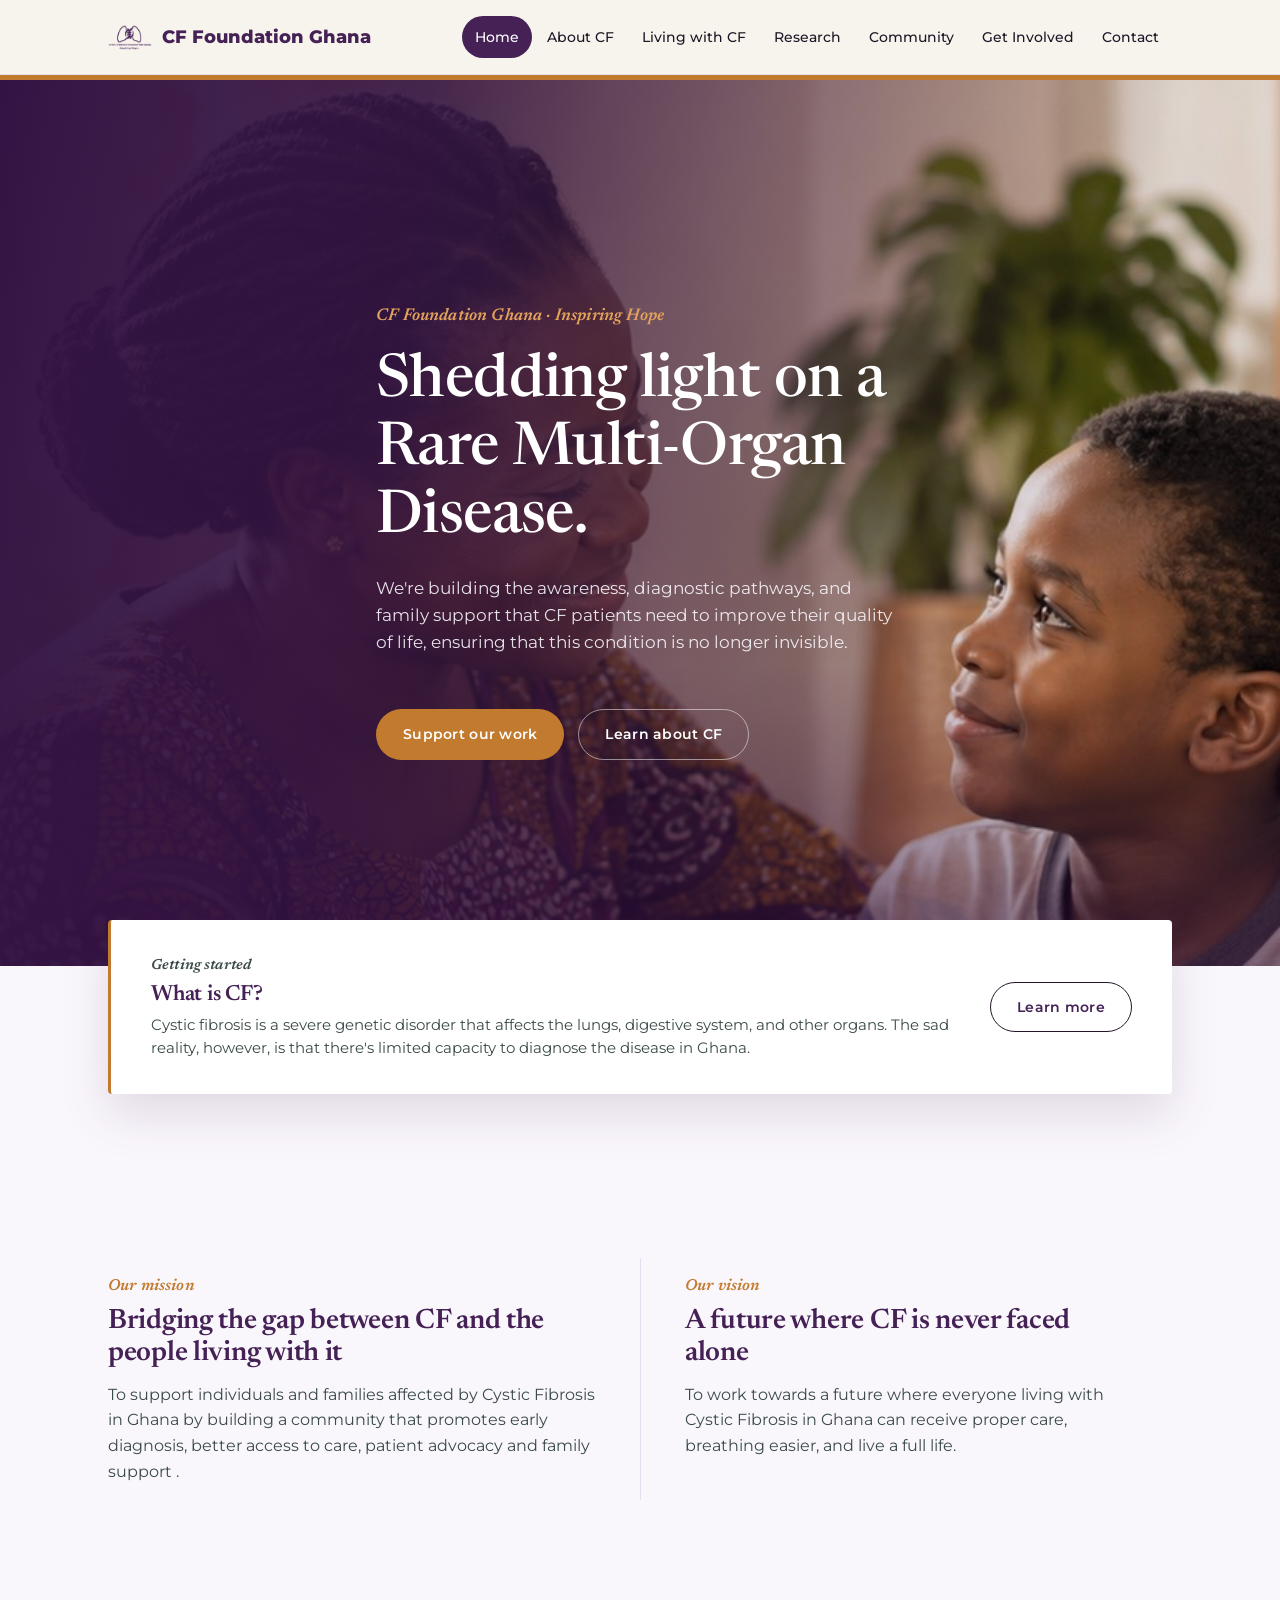
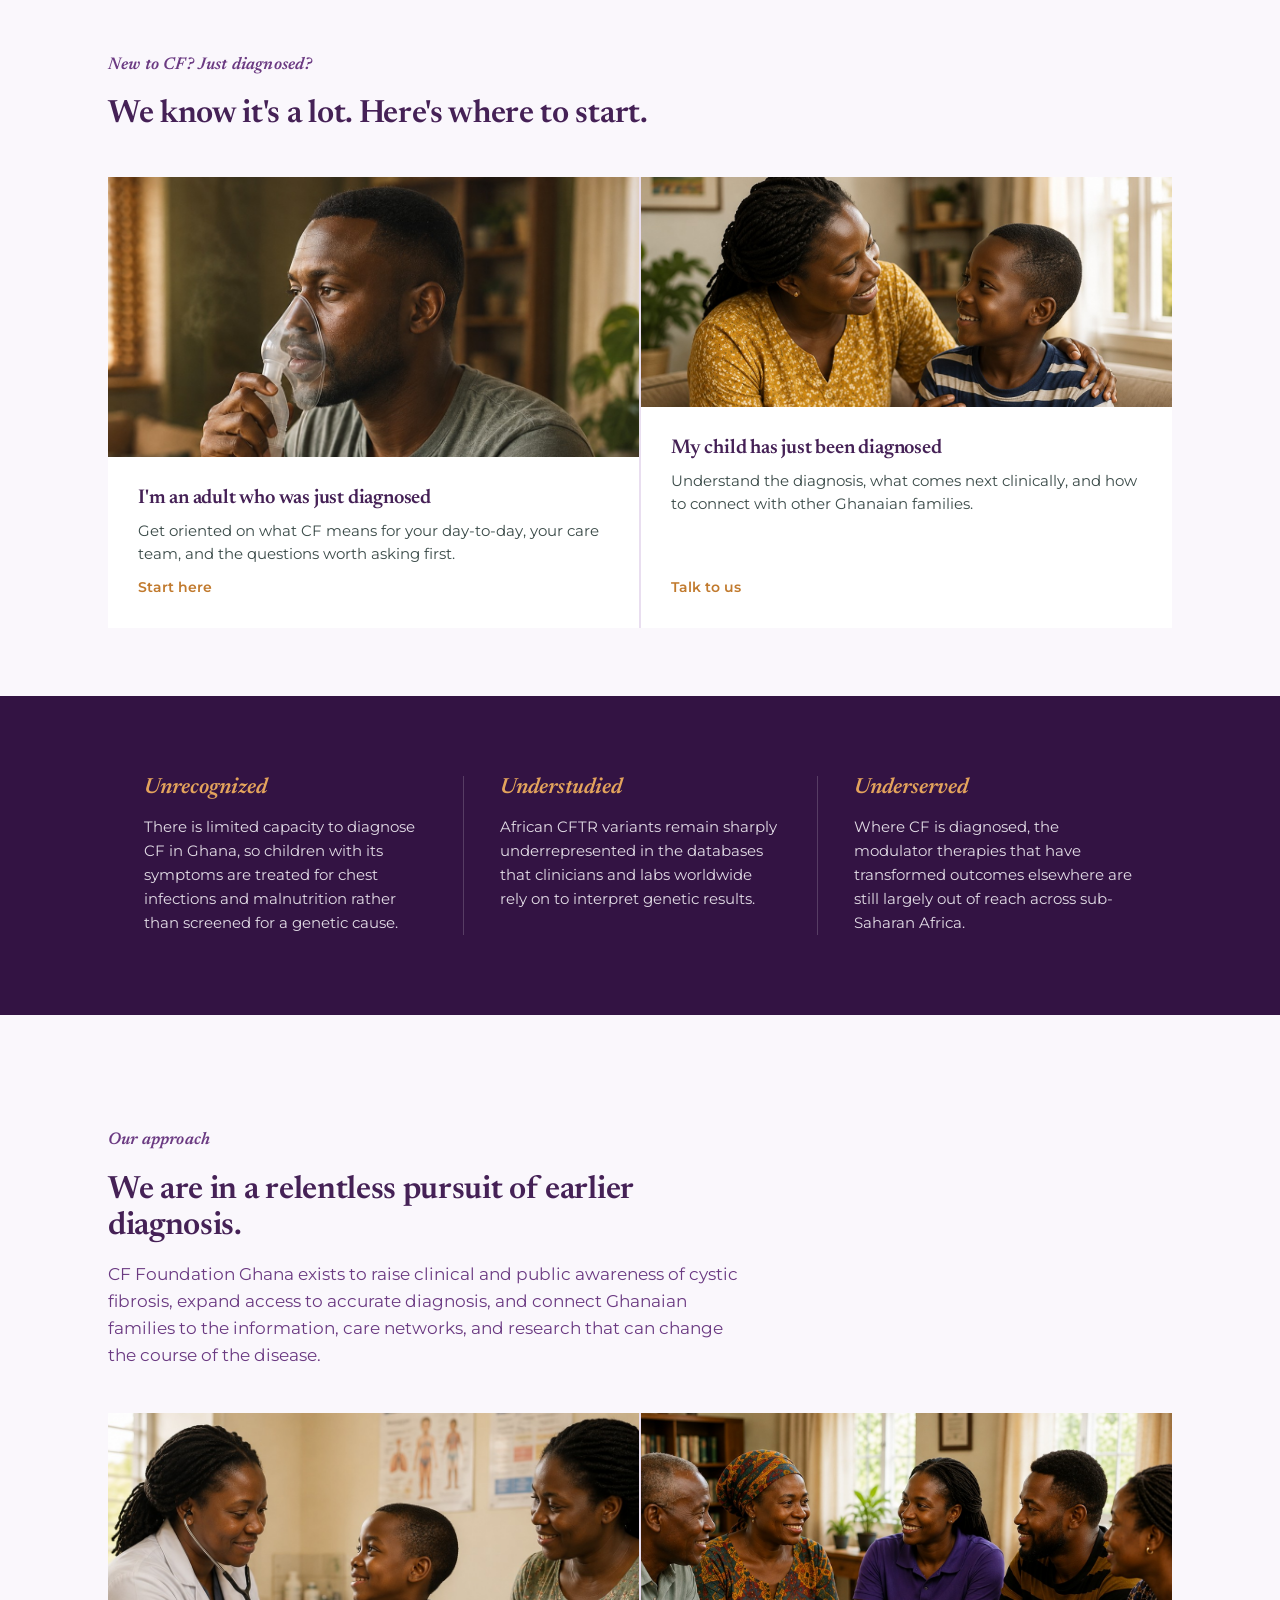
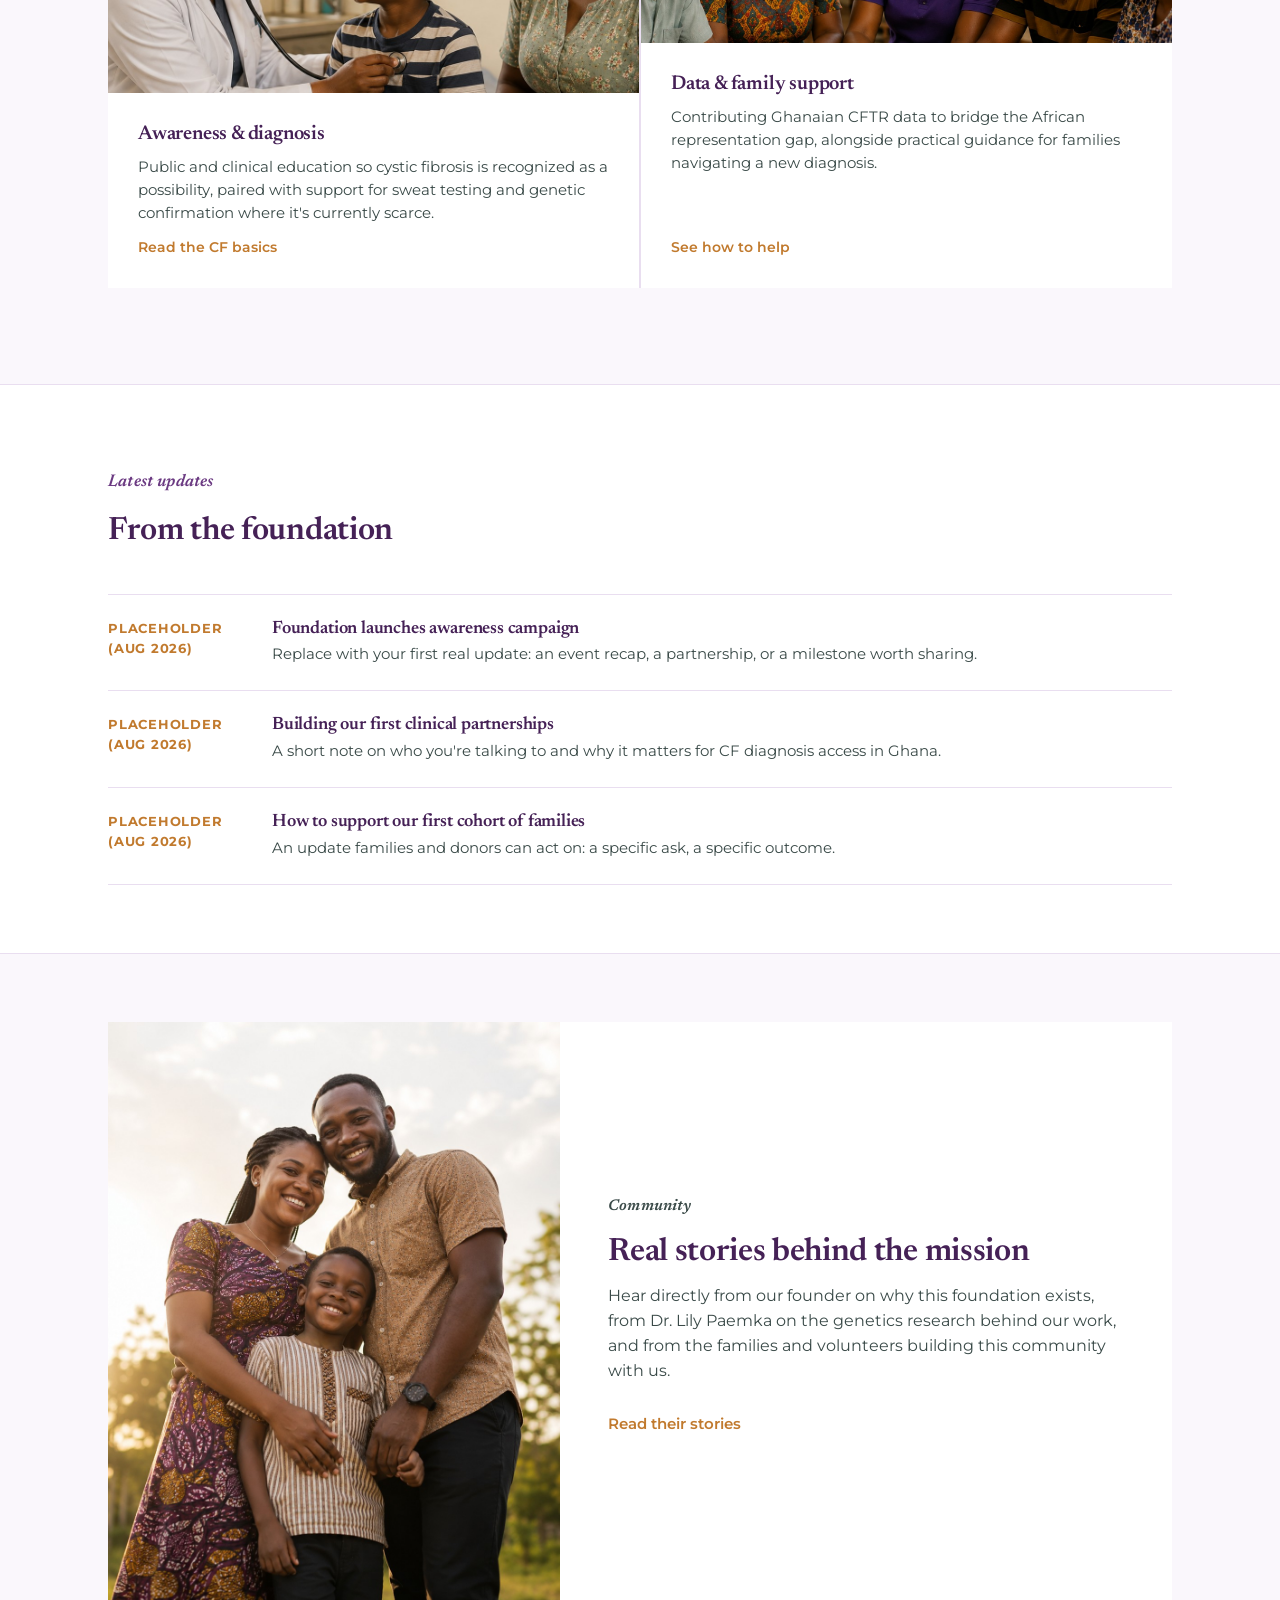
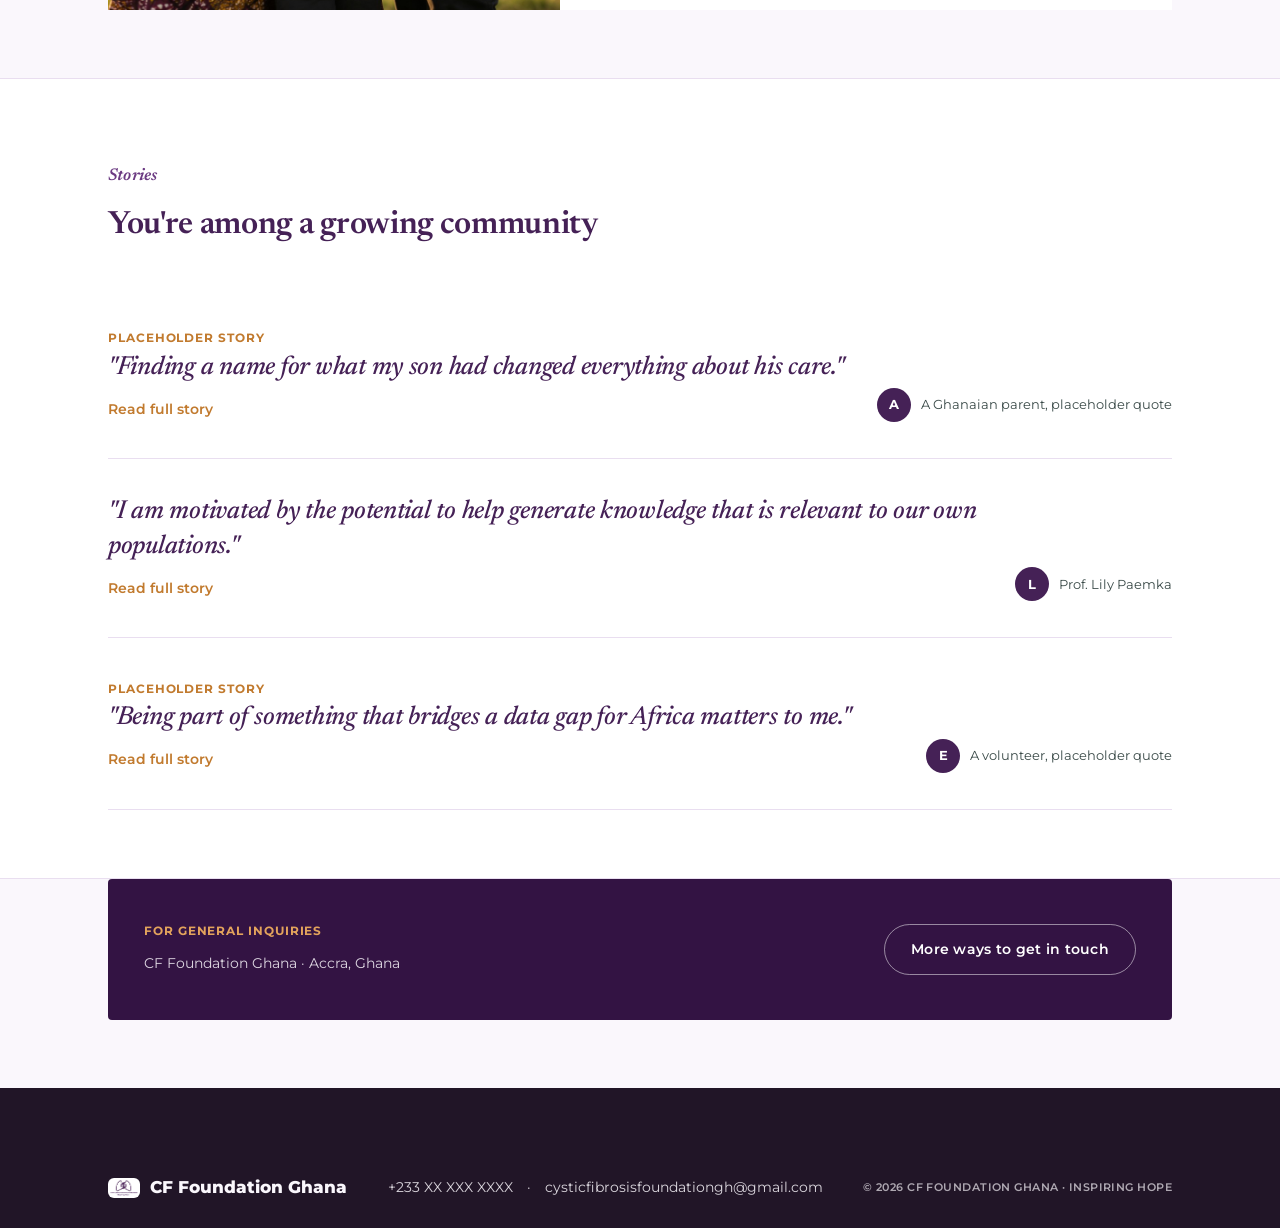
<file: index.html>
<!DOCTYPE html>
<html lang="en">
<head>
<meta charset="UTF-8">
<meta name="viewport" content="width=device-width, initial-scale=1.0">
<title>CF Foundation Ghana · Inspiring Hope</title>
<link rel="icon" type="image/x-icon" href="favicon.ico">
<meta name="description" content="CF Foundation Ghana is building the awareness, diagnosis, and family support that cystic fibrosis has never had in Ghana. Learn about CF, get involved, or connect with our community.">
<meta property="og:type" content="website">
<meta property="og:title" content="CF Foundation Ghana · Inspiring Hope">
<meta property="og:description" content="CF Foundation Ghana is building the awareness, diagnosis, and family support that cystic fibrosis has never had in Ghana. Learn about CF, get involved, or connect with our community.">
<meta property="og:image" content="logo.png">
<meta name="twitter:card" content="summary_large_image">
<meta name="twitter:title" content="CF Foundation Ghana · Inspiring Hope">
<meta name="twitter:description" content="CF Foundation Ghana is building the awareness, diagnosis, and family support that cystic fibrosis has never had in Ghana. Learn about CF, get involved, or connect with our community.">
<meta name="twitter:image" content="logo.png">
<link rel="preconnect" href="https://fonts.googleapis.com">
<link rel="preconnect" href="https://fonts.gstatic.com" crossorigin>
<link href="https://fonts.googleapis.com/css2?family=Newsreader:ital,wght@0,400;0,500;0,600;1,500;1,600&family=Montserrat:ital,wght@0,400;0,500;0,600;0,700;0,800;1,600&display=swap" rel="stylesheet">
<link rel="stylesheet" href="styles.css">
</head>
<body>

<header class="site">
  <div class="navbar">
    <a href="index.html" class="brand">
      <img class="mark" src="logo.png" alt="CF Foundation Ghana logo">
      CF&nbsp;Foundation&nbsp;Ghana
    </a>
    <button class="menu-toggle" onclick="document.querySelector('nav.links').classList.toggle('open')" aria-label="Toggle menu">☰</button>
    <nav class="links">
      <a href="index.html" class="active">Home</a>
      <a href="about-cf.html">About CF</a>
      <a href="living-with-cf.html">Living with CF</a>
      <a href="research.html">Research</a>
      <a href="community.html">Community</a>
      <a href="get-involved.html">Get Involved</a>
      <a href="contact.html">Contact</a>
    </nav>
  </div>
</header>

<main>
<div class="top-bar"></div>

  <section class="hero-banner">
    <div class="hero-bg"><img src="diagnosis-comfort.jpg" alt="A parent comforting their child after a diagnosis"></div>
    <div class="hero-scrim" aria-hidden="true"></div>
    <div class="wrap">
      <div class="hero-copy">
        <p class="eyebrow">CF Foundation Ghana · Inspiring Hope</p>
        <h1>Shedding light on a Rare Multi-Organ Disease.</h1>
        <p class="lede">We're building the awareness, diagnostic pathways, and family support that CF patients need to improve their quality of life, ensuring that this condition is no longer invisible.</p>
        <div class="cta-row">
          <a class="btn btn-primary" href="get-involved.html">Support our work</a>
          <a class="btn btn-ghost btn-ghost-light" href="about-cf.html">Learn about CF</a>
        </div>
      </div>
    </div>
  </section>

  <section style="padding-top:0;">
    <div class="wrap">
      <div class="intro-card">
        <div class="itxt">
          <p class="eyebrow" style="margin-bottom:6px;">Getting started</p>
          <h3>What is CF?</h3>
          <p>Cystic fibrosis is a severe genetic disorder that affects the lungs, digestive system, and other organs. The sad reality, however, is that there's limited capacity to diagnose the disease in Ghana.</p>
        </div>
        <a class="btn btn-ghost" href="about-cf.html">Learn more</a>
      </div>
    </div>
  </section>

  <section class="tight">
    <div class="wrap grid-2">
      <div class="founder">
        <p class="eyebrow" style="margin-bottom:6px;">Our mission</p>
        <h3>Bridging the gap between CF and the people living with it</h3>
        <p style="margin-top:12px;">To support individuals and families affected by Cystic Fibrosis in Ghana by building a community that promotes early diagnosis, better access to care, patient advocacy and family support .</p>
      </div>
      <div class="founder">
        <p class="eyebrow" style="margin-bottom:6px;">Our vision</p>
        <h3>A future where CF is never faced alone</h3>
        <p style="margin-top:12px;">To work towards a future where everyone living with Cystic Fibrosis in Ghana can receive proper care, breathing easier, and live a full life.</p>
      </div>
    </div>
  </section>

  <section class="tight">
    <div class="wrap">
      <div class="section-head">
        <p class="eyebrow">New to CF? Just diagnosed?</p>
        <h2 style="font-size:clamp(24px,3vw,32px);">We know it's a lot. Here's where to start.</h2>
      </div>
      <div class="imgcard-grid">
        <div class="imgcard">
          <div class="ihead has-photo"><img src="adult-diagnosed.jpg" alt="A man using a nebulizer mask at home"></div>
          <div class="ibody">
            <h3>I'm an adult who was just diagnosed</h3>
            <p>Get oriented on what CF means for your day-to-day, your care team, and the questions worth asking first.</p>
            <a href="about-cf.html">Start here</a>
          </div>
        </div>
        <div class="imgcard">
          <div class="ihead alt has-photo"><img src="child-diagnosed.jpg" alt="A mother comforting her son at home"></div>
          <div class="ibody">
            <h3>My child has just been diagnosed</h3>
            <p>Understand the diagnosis, what comes next clinically, and how to connect with other Ghanaian families.</p>
            <a href="contact.html">Talk to us</a>
          </div>
        </div>
      </div>
    </div>
  </section>

  <div class="band">
    <div class="wrap">
      <div class="card">
        <h3>Unrecognized</h3>
        <p>There is limited capacity to diagnose CF in Ghana, so children with its symptoms are treated for chest infections and malnutrition rather than screened for a genetic cause.</p>
      </div>
      <div class="card">
        <h3>Understudied</h3>
        <p>African CFTR variants remain sharply underrepresented in the databases that clinicians and labs worldwide rely on to interpret genetic results.</p>
      </div>
      <div class="card">
        <h3>Underserved</h3>
        <p>Where CF is diagnosed, the modulator therapies that have transformed outcomes elsewhere are still largely out of reach across sub-Saharan Africa.</p>
      </div>
    </div>
  </div>

  <section>
    <div class="wrap">
      <div class="section-head">
        <p class="eyebrow">Our approach</p>
        <h2 style="font-size:clamp(24px,3vw,32px);">We are in a relentless pursuit of earlier diagnosis.</h2>
        <p>CF Foundation Ghana exists to raise clinical and public awareness of cystic fibrosis, expand access to accurate diagnosis, and connect Ghanaian families to the information, care networks, and research that can change the course of the disease.</p>
      </div>
      <div class="imgcard-grid">
        <div class="imgcard">
          <div class="ihead has-photo"><img src="awareness-diagnosis.jpg" alt="A pediatrician examining a child with the parent present"></div>
          <div class="ibody">
            <h3>Awareness &amp; diagnosis</h3>
            <p>Public and clinical education so cystic fibrosis is recognized as a possibility, paired with support for sweat testing and genetic confirmation where it's currently scarce.</p>
            <a href="about-cf.html">Read the CF basics</a>
          </div>
        </div>
        <div class="imgcard">
          <div class="ihead alt has-photo"><img src="data-family-support.jpg" alt="A family and a support volunteer talking together at a table"></div>
          <div class="ibody">
            <h3>Data &amp; family support</h3>
            <p>Contributing Ghanaian CFTR data to bridge the African representation gap, alongside practical guidance for families navigating a new diagnosis.</p>
            <a href="get-involved.html">See how to help</a>
          </div>
        </div>
      </div>
    </div>
  </section>

  <section class="tight" style="background:var(--white); border-top:1px solid var(--salt-2); border-bottom:1px solid var(--salt-2);">
    <div class="wrap">
      <div class="section-head">
        <p class="eyebrow">Latest updates</p>
        <h2 style="font-size:clamp(24px,3vw,32px);">From the foundation</h2>
      </div>
      <div class="updates-grid">
        <div class="update-card">
          <span class="udate">PLACEHOLDER (AUG 2026)</span>
          <div><h3>Foundation launches awareness campaign</h3><p>Replace with your first real update: an event recap, a partnership, or a milestone worth sharing.</p></div>
        </div>
        <div class="update-card">
          <span class="udate">PLACEHOLDER (AUG 2026)</span>
          <div><h3>Building our first clinical partnerships</h3><p>A short note on who you're talking to and why it matters for CF diagnosis access in Ghana.</p></div>
        </div>
        <div class="update-card">
          <span class="udate">PLACEHOLDER (AUG 2026)</span>
          <div><h3>How to support our first cohort of families</h3><p>An update families and donors can act on: a specific ask, a specific outcome.</p></div>
        </div>
      </div>
    </div>
  </section>

  <section class="tight">
    <div class="wrap">
      <div class="split-banner">
        <div class="simg has-photo"><img src="community-stories.jpg" alt="A Ghanaian family smiling together outdoors"></div>
        <div class="stxt">
          <p class="eyebrow">Community</p>
          <h2>Real stories behind the mission</h2>
          <p>Hear directly from our founder on why this foundation exists, from Dr. Lily Paemka on the genetics research behind our work, and from the families and volunteers building this community with us.</p>
          <div class="slinks" style="margin-top:16px;">
            <a href="community.html">Read their stories</a>
          </div>
        </div>
      </div>
    </div>
  </section>

  <section class="tight" style="background:var(--white); border-top:1px solid var(--salt-2); border-bottom:1px solid var(--salt-2);">
    <div class="wrap">
      <div class="section-head">
        <p class="eyebrow">Stories</p>
        <h2 style="font-size:clamp(24px,3vw,32px);">You're among a growing community</h2>
      </div>
      <div class="testimonial-grid">
        <div class="testimonial-card">
          <div>
            <span class="ttag">Placeholder story</span>
            <h3>"Finding a name for what my son had changed everything about his care."</h3>
            <a href="community.html" style="display:inline-block; margin-top:12px; font-size:14px; font-weight:600; color:var(--amber); text-decoration:none;">Read full story</a>
          </div>
          <div class="tmeta">
            <span class="avatar-circle">A</span>
            <span class="tname">A Ghanaian parent, placeholder quote</span>
          </div>
        </div>
        <div class="testimonial-card">
          <div>
            <h3>"I am motivated by the potential to help generate knowledge that is relevant to our own populations."</h3>
            <a href="community.html#paemka-story" style="display:inline-block; margin-top:12px; font-size:14px; font-weight:600; color:var(--amber); text-decoration:none;">Read full story</a>
          </div>
          <div class="tmeta">
            <span class="avatar-circle">L</span>
            <span class="tname">Prof. Lily Paemka</span>
          </div>
        </div>
        <div class="testimonial-card">
          <div>
            <span class="ttag">Placeholder story</span>
            <h3>"Being part of something that bridges a data gap for Africa matters to me."</h3>
            <a href="community.html" style="display:inline-block; margin-top:12px; font-size:14px; font-weight:600; color:var(--amber); text-decoration:none;">Read full story</a>
          </div>
          <div class="tmeta">
            <span class="avatar-circle">E</span>
            <span class="tname">A volunteer, placeholder quote</span>
          </div>
        </div>
      </div>
    </div>
  </section>

  <section class="tight" style="padding-top:0;">
    <div class="wrap">
      <div class="inquiry-strip">
        <div>
          <p class="ilabel">For general inquiries</p>
          <p class="iaddr" style="margin-top:6px;">CF Foundation Ghana · Accra, Ghana</p>
        </div>
        <a class="btn btn-ghost" href="contact.html">More ways to get in touch</a>
      </div>
    </div>
  </section>
</main>

<footer>
  <div class="wrap">
    <span class="fmark" style="display:flex; align-items:center; gap:10px;">
      <img src="logo.png" alt="" style="width:32px; height:auto; border-radius:6px; background:#fff; padding:2px;">
      CF Foundation Ghana
    </span>
    <div class="fcontact">
      <a href="tel:+233XXXXXXXXX">+233 XX XXX XXXX</a>
      <span aria-hidden="true">&middot;</span>
      <a href="mailto:cysticfibrosisfoundationgh@gmail.com">cysticfibrosisfoundationgh@gmail.com</a>
    </div>
    <span class="fnote">© 2026 CF FOUNDATION GHANA · INSPIRING HOPE</span>
  </div>
</footer>

<script>
  document.querySelectorAll('nav.links a').forEach(a => {
    if (a.getAttribute('href') === location.pathname.split('/').pop()) a.classList.add('active');
  });
</script>

<button id="backToTop" aria-label="Back to top" title="Back to top">
  <svg viewBox="0 0 24 24" fill="none" stroke="currentColor" stroke-width="2.5" stroke-linecap="round" stroke-linejoin="round"><path d="M12 19V5"/><path d="M5 12l7-7 7 7"/></svg>
</button>
<script>
  const backToTopBtn = document.getElementById('backToTop');
  window.addEventListener('scroll', () => {
    if (window.scrollY > 400) backToTopBtn.classList.add('show');
    else backToTopBtn.classList.remove('show');
  });
  backToTopBtn.addEventListener('click', () => {
    window.scrollTo({ top: 0, behavior: 'smooth' });
  });
</script>

</body>
</html>
</file>
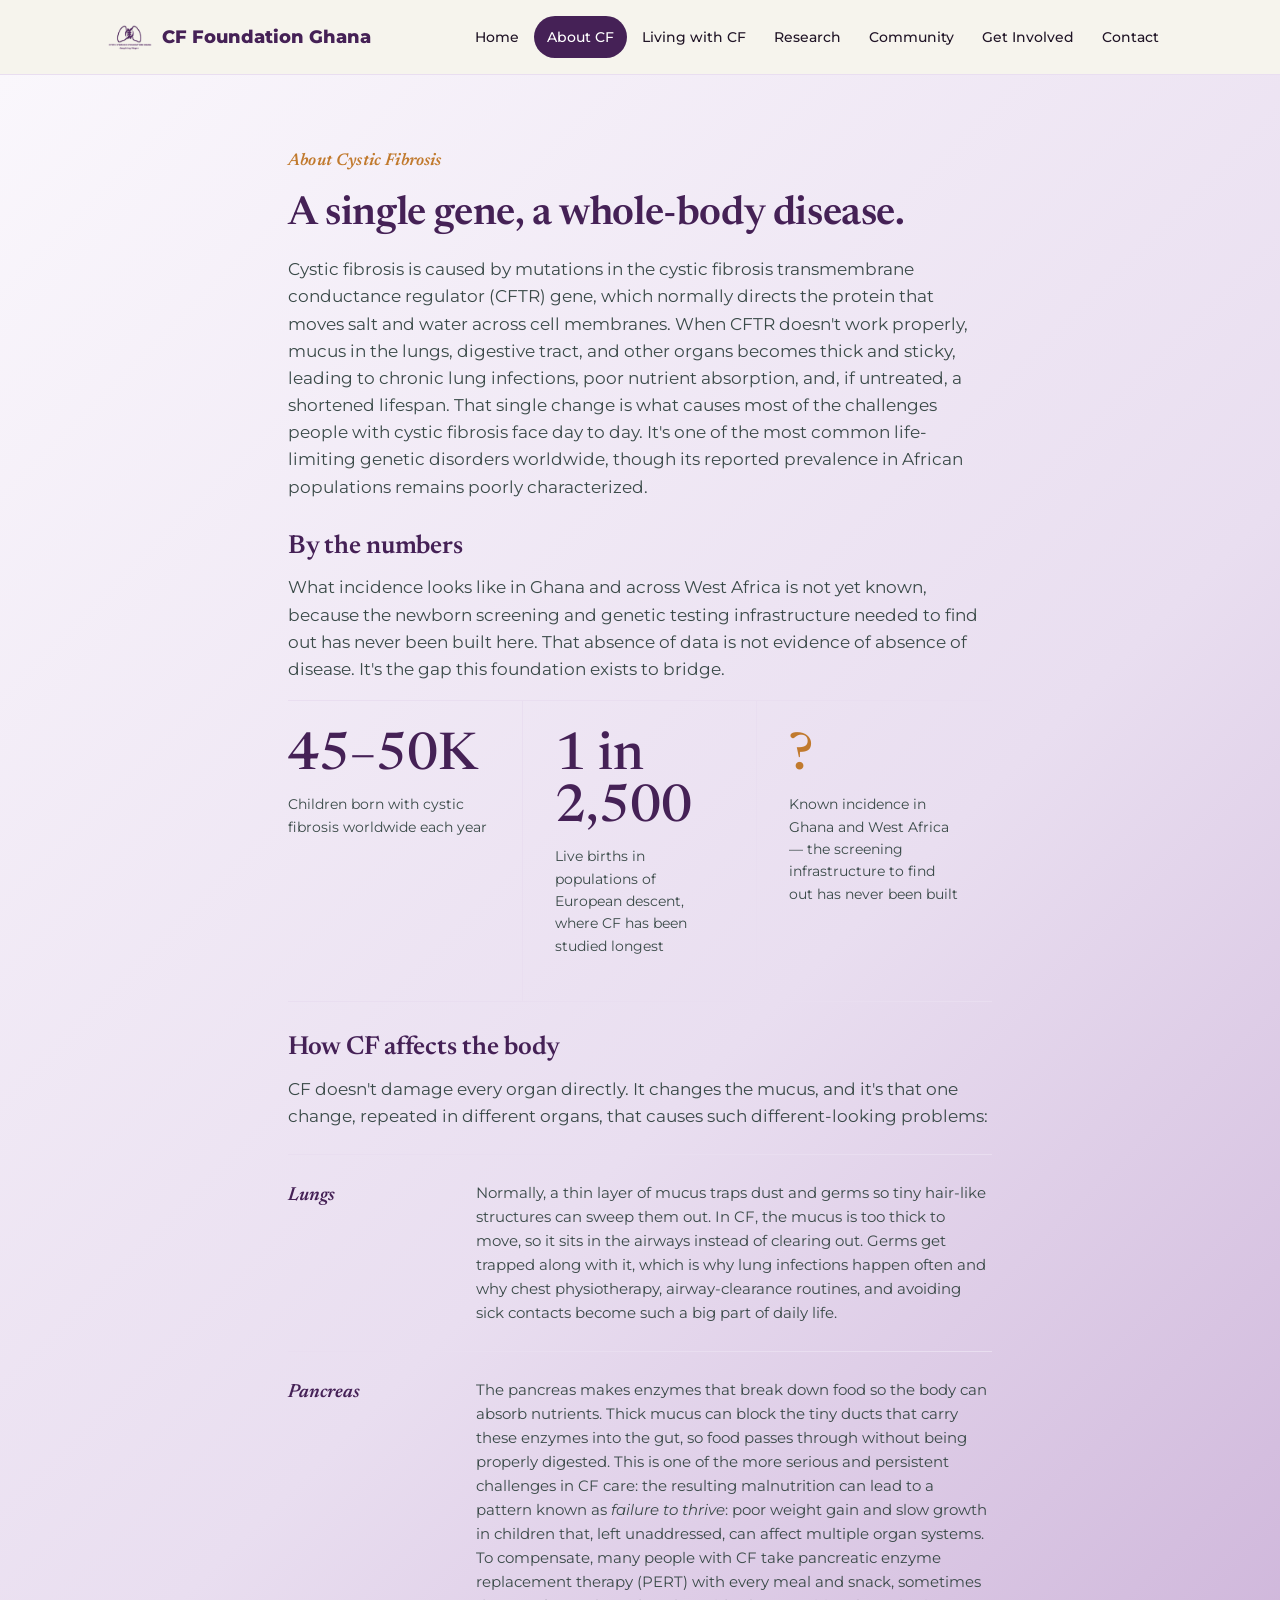
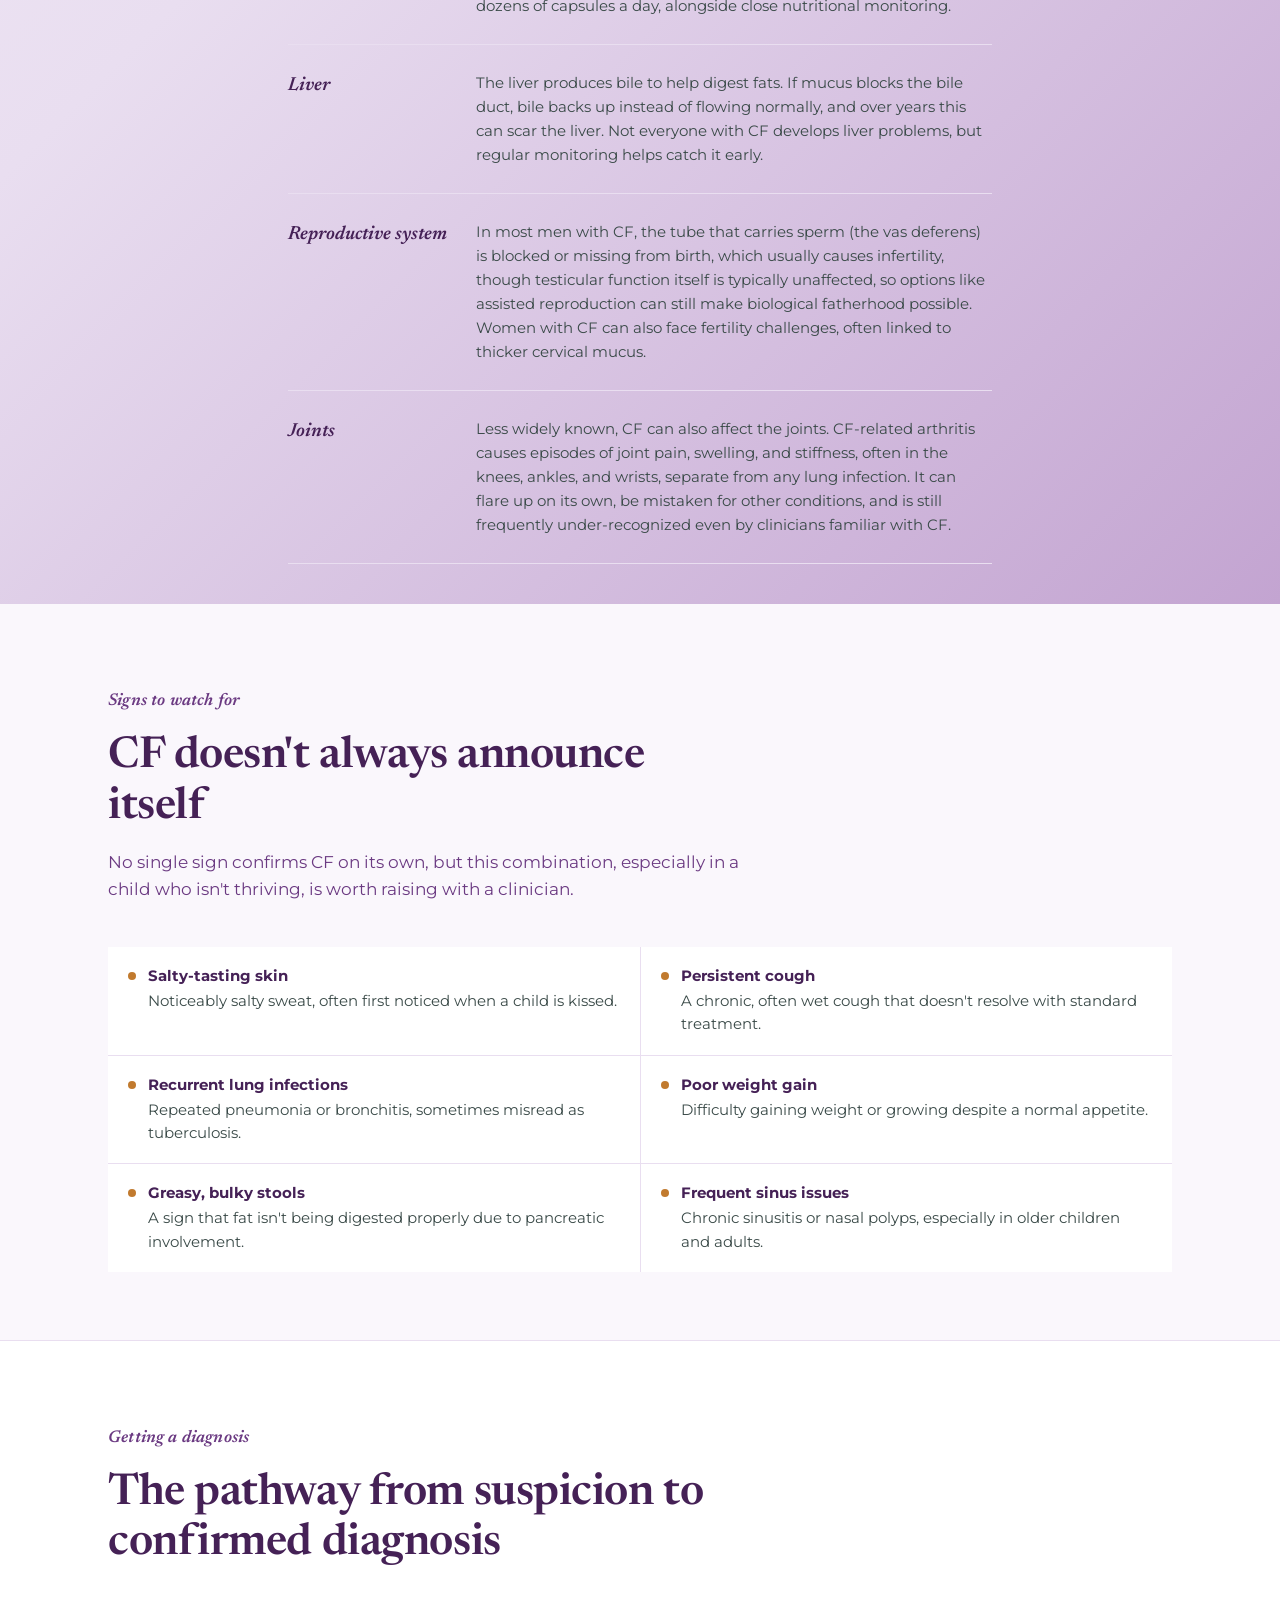
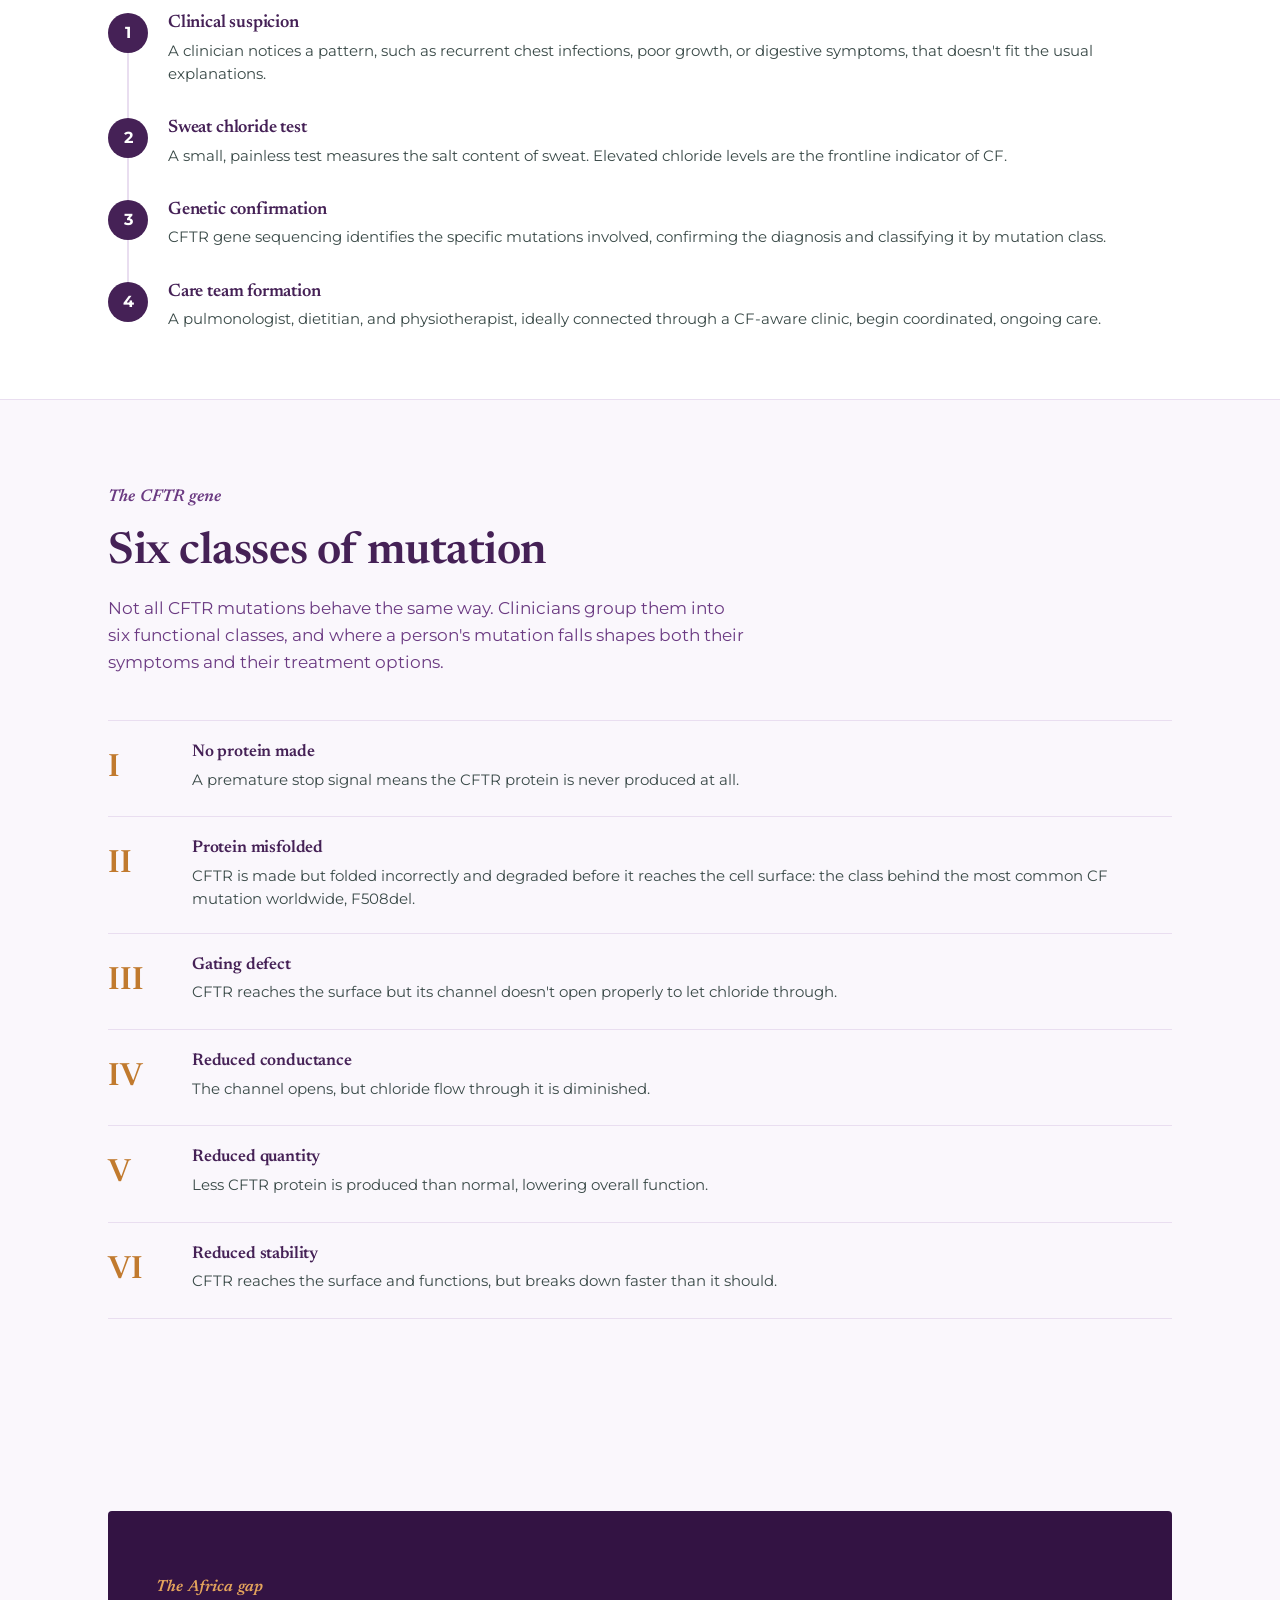
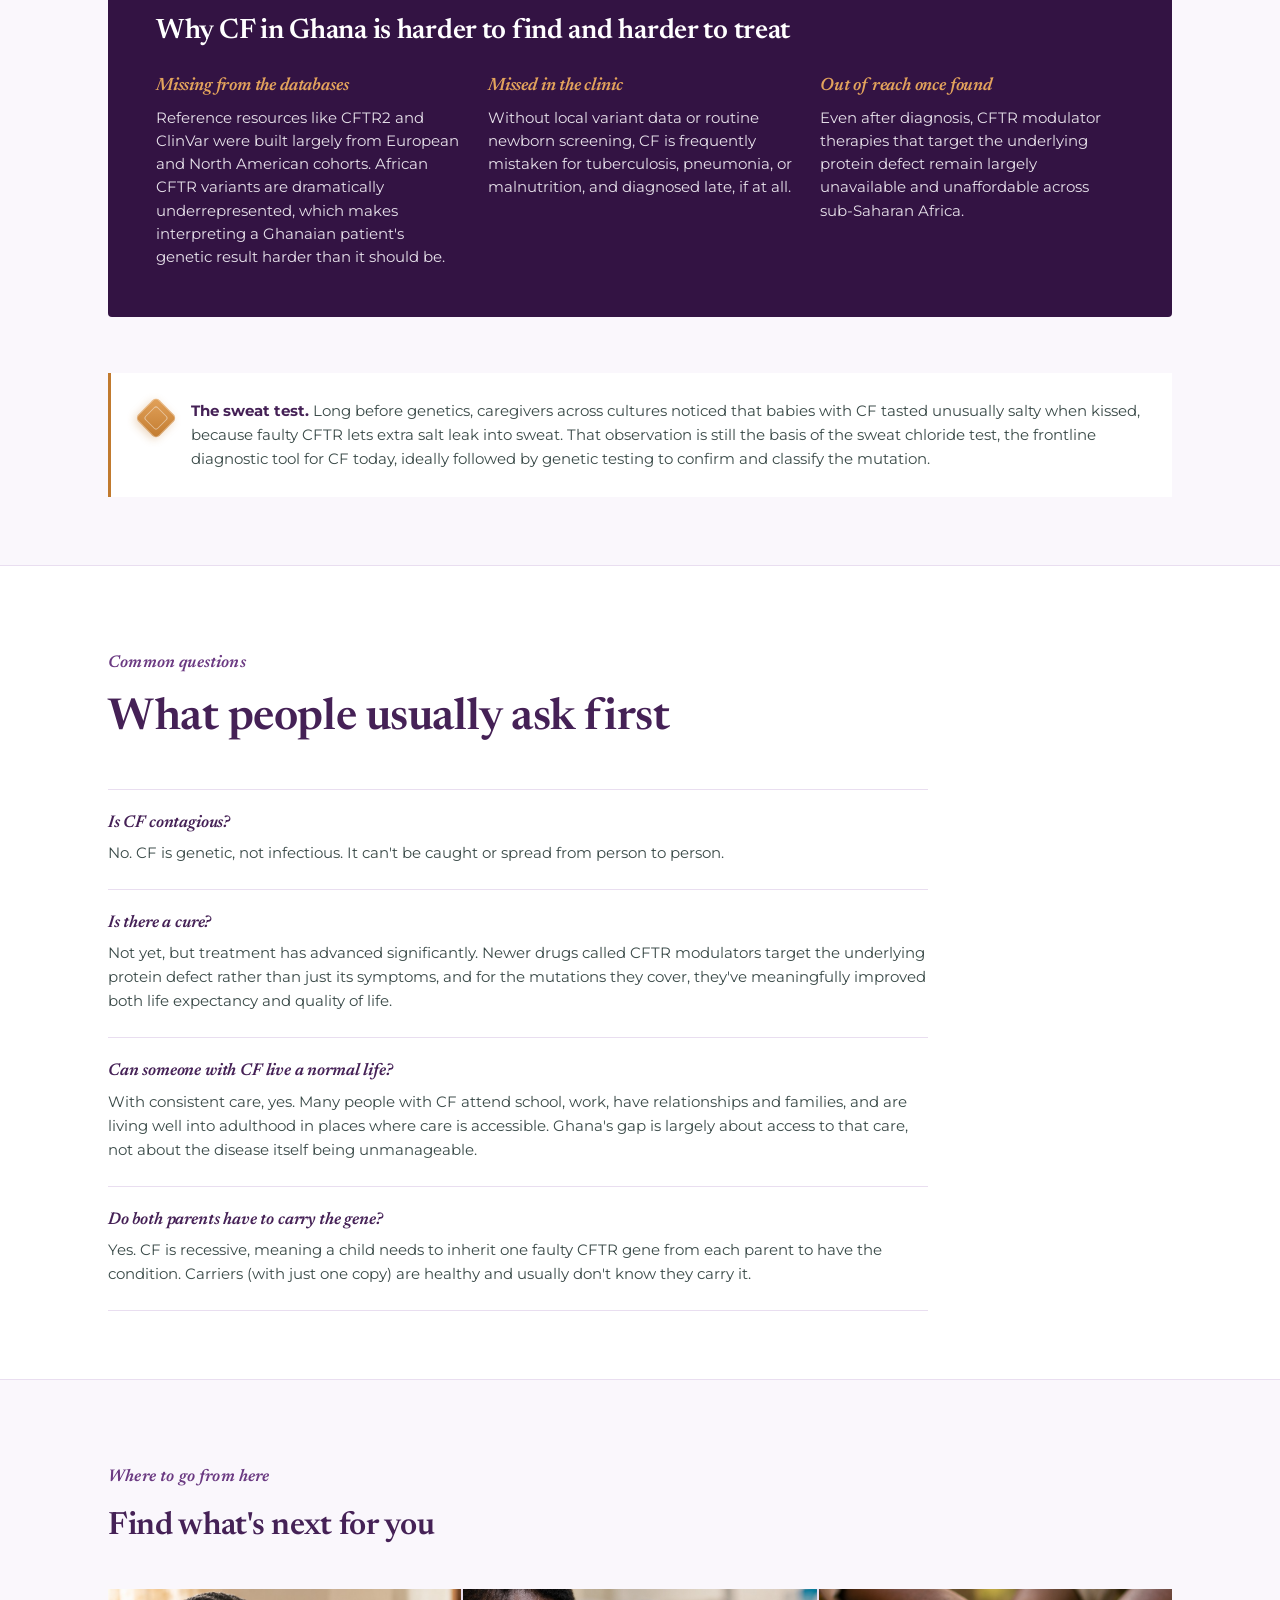
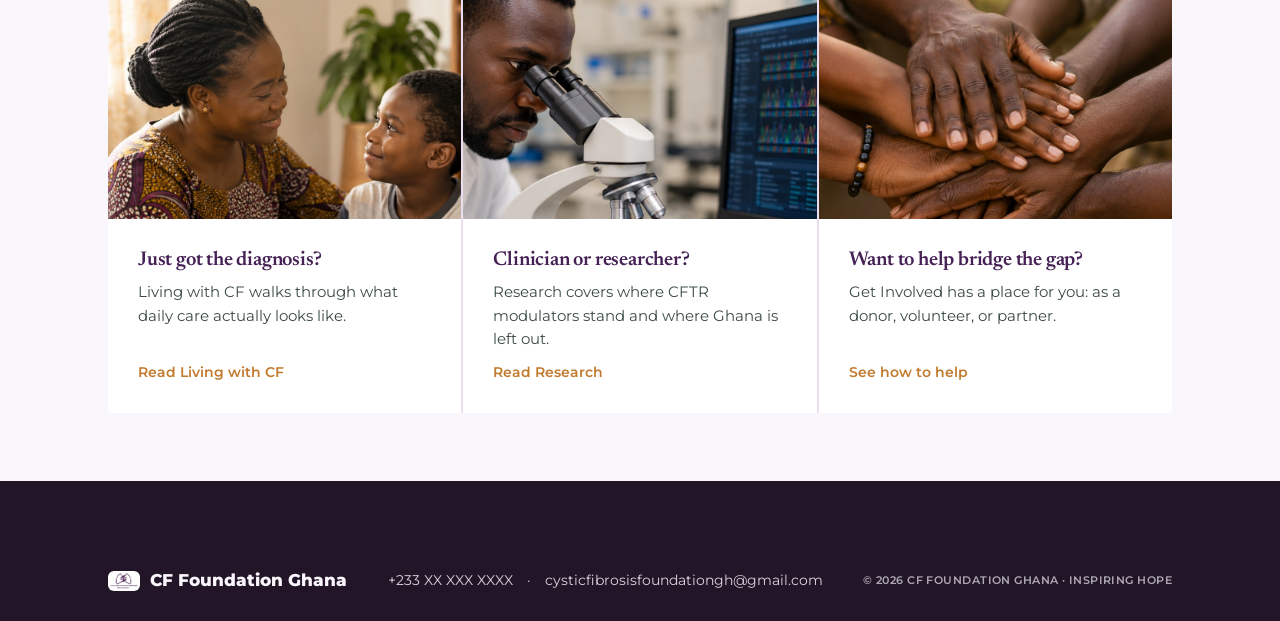
<file: about-cf.html>
<!DOCTYPE html>
<html lang="en">
<head>
<meta charset="UTF-8">
<meta name="viewport" content="width=device-width, initial-scale=1.0">
<title>About CF | CF Foundation Ghana</title>
<link rel="icon" type="image/x-icon" href="favicon.ico">
<meta name="description" content="Learn what cystic fibrosis is, how it affects the body, and why it remains under-recognized in Ghana. CFTR genetics, symptoms, and diagnosis explained simply.">
<meta property="og:type" content="website">
<meta property="og:title" content="About CF | CF Foundation Ghana">
<meta property="og:description" content="Learn what cystic fibrosis is, how it affects the body, and why it remains under-recognized in Ghana. CFTR genetics, symptoms, and diagnosis explained simply.">
<meta property="og:image" content="logo.png">
<meta name="twitter:card" content="summary_large_image">
<meta name="twitter:title" content="About CF | CF Foundation Ghana">
<meta name="twitter:description" content="Learn what cystic fibrosis is, how it affects the body, and why it remains under-recognized in Ghana. CFTR genetics, symptoms, and diagnosis explained simply.">
<meta name="twitter:image" content="logo.png">
<link rel="preconnect" href="https://fonts.googleapis.com">
<link rel="preconnect" href="https://fonts.gstatic.com" crossorigin>
<link href="https://fonts.googleapis.com/css2?family=Newsreader:ital,wght@0,400;0,500;0,600;1,500;1,600&family=Montserrat:ital,wght@0,400;0,500;0,600;0,700;0,800;1,600&display=swap" rel="stylesheet">
<link rel="stylesheet" href="styles.css">
</head>
<body>

<header class="site">
  <div class="navbar">
    <a href="index.html" class="brand">
      <img class="mark" src="logo.png" alt="CF Foundation Ghana logo">
      CF&nbsp;Foundation&nbsp;Ghana
    </a>
    <button class="menu-toggle" onclick="document.querySelector('nav.links').classList.toggle('open')" aria-label="Toggle menu">☰</button>
    <nav class="links">
      <a href="index.html">Home</a>
      <a href="about-cf.html" class="active">About CF</a>
      <a href="living-with-cf.html">Living with CF</a>
      <a href="research.html">Research</a>
      <a href="community.html">Community</a>
      <a href="get-involved.html">Get Involved</a>
      <a href="contact.html">Contact</a>
    </nav>
  </div>
</header>
<main>
<section class="hero-gradient">
    <div class="wrap intro-block">
      <p class="eyebrow">About Cystic Fibrosis</p>
      <h2 style="margin-top:10px; font-size:clamp(28px,4vw,40px);">A single gene, a whole-body disease.</h2>
      <p style="margin-top:18px; color:#3a4a48;">Cystic fibrosis is caused by mutations in the cystic fibrosis transmembrane conductance regulator (CFTR) gene, which normally directs the protein that moves salt and water across cell membranes. When CFTR doesn't work properly, mucus in the lungs, digestive tract, and other organs becomes thick and sticky, leading to chronic lung infections, poor nutrient absorption, and, if untreated, a shortened lifespan. That single change is what causes most of the challenges people with cystic fibrosis face day to day. It's one of the most common life-limiting genetic disorders worldwide, though its reported prevalence in African populations remains poorly characterized.</p>

      <h3 style="margin-top:32px; font-size:clamp(20px,2.5vw,26px);">By the numbers</h3>
      <p style="margin-top:12px; color:#3a4a48;">What incidence looks like in Ghana and across West Africa is not yet known, because the newborn screening and genetic testing infrastructure needed to find out has never been built here. That absence of data is not evidence of absence of disease. It's the gap this foundation exists to bridge.</p>
      <div class="stat-row">
        <div class="stat">
          <div class="num">45–50K</div>
          <p class="label">Children born with cystic fibrosis worldwide each year</p>
        </div>
        <div class="stat">
          <div class="num">1 in 2,500</div>
          <p class="label">Live births in populations of European descent, where CF has been studied longest</p>
        </div>
        <div class="stat unknown">
          <div class="num">?</div>
          <p class="label">Known incidence in Ghana and West Africa — the screening infrastructure to find out has never been built</p>
        </div>
      </div>

      <h3 style="margin-top:32px; font-size:clamp(20px,2.5vw,26px);">How CF affects the body</h3>
      <p style="margin-top:12px; color:#3a4a48;">CF doesn't damage every organ directly. It changes the mucus, and it's that one change, repeated in different organs, that causes such different-looking problems:</p>

      <div class="organ-list">
        <div class="organ-item">
          <p class="oname">Lungs</p>
          <p>Normally, a thin layer of mucus traps dust and germs so tiny hair-like structures can sweep them out. In CF, the mucus is too thick to move, so it sits in the airways instead of clearing out. Germs get trapped along with it, which is why lung infections happen often and why chest physiotherapy, airway-clearance routines, and avoiding sick contacts become such a big part of daily life.</p>
        </div>
        <div class="organ-item">
          <p class="oname">Pancreas</p>
          <p>The pancreas makes enzymes that break down food so the body can absorb nutrients. Thick mucus can block the tiny ducts that carry these enzymes into the gut, so food passes through without being properly digested. This is one of the more serious and persistent challenges in CF care: the resulting malnutrition can lead to a pattern known as <em>failure to thrive</em>: poor weight gain and slow growth in children that, left unaddressed, can affect multiple organ systems. To compensate, many people with CF take pancreatic enzyme replacement therapy (PERT) with every meal and snack, sometimes dozens of capsules a day, alongside close nutritional monitoring.</p>
        </div>
        <div class="organ-item">
          <p class="oname">Liver</p>
          <p>The liver produces bile to help digest fats. If mucus blocks the bile duct, bile backs up instead of flowing normally, and over years this can scar the liver. Not everyone with CF develops liver problems, but regular monitoring helps catch it early.</p>
        </div>
        <div class="organ-item">
          <p class="oname">Reproductive system</p>
          <p>In most men with CF, the tube that carries sperm (the vas deferens) is blocked or missing from birth, which usually causes infertility, though testicular function itself is typically unaffected, so options like assisted reproduction can still make biological fatherhood possible. Women with CF can also face fertility challenges, often linked to thicker cervical mucus.</p>
        </div>
        <div class="organ-item">
          <p class="oname">Joints</p>
          <p>Less widely known, CF can also affect the joints. CF-related arthritis causes episodes of joint pain, swelling, and stiffness, often in the knees, ankles, and wrists, separate from any lung infection. It can flare up on its own, be mistaken for other conditions, and is still frequently under-recognized even by clinicians familiar with CF.</p>
        </div>
      </div>
    </div>
  </section>

  <section class="tight">
    <div class="wrap">
      <div class="section-head">
        <p class="eyebrow">Signs to watch for</p>
        <h2>CF doesn't always announce itself</h2>
        <p>No single sign confirms CF on its own, but this combination, especially in a child who isn't thriving, is worth raising with a clinician.</p>
      </div>
      <div class="symptom-grid">
        <div class="symptom-item"><span class="sdot"></span><p><strong>Salty-tasting skin</strong>Noticeably salty sweat, often first noticed when a child is kissed.</p></div>
        <div class="symptom-item"><span class="sdot"></span><p><strong>Persistent cough</strong>A chronic, often wet cough that doesn't resolve with standard treatment.</p></div>
        <div class="symptom-item"><span class="sdot"></span><p><strong>Recurrent lung infections</strong>Repeated pneumonia or bronchitis, sometimes misread as tuberculosis.</p></div>
        <div class="symptom-item"><span class="sdot"></span><p><strong>Poor weight gain</strong>Difficulty gaining weight or growing despite a normal appetite.</p></div>
        <div class="symptom-item"><span class="sdot"></span><p><strong>Greasy, bulky stools</strong>A sign that fat isn't being digested properly due to pancreatic involvement.</p></div>
        <div class="symptom-item"><span class="sdot"></span><p><strong>Frequent sinus issues</strong>Chronic sinusitis or nasal polyps, especially in older children and adults.</p></div>
      </div>
    </div>
  </section>

  <section class="tight" style="background:var(--white); border-top:1px solid var(--salt-2); border-bottom:1px solid var(--salt-2);">
    <div class="wrap">
      <div class="section-head">
        <p class="eyebrow">Getting a diagnosis</p>
        <h2>The pathway from suspicion to confirmed diagnosis</h2>
      </div>
      <div class="timeline">
        <div class="tstep">
          <div class="tdot">1</div>
          <div><h3>Clinical suspicion</h3><p>A clinician notices a pattern, such as recurrent chest infections, poor growth, or digestive symptoms, that doesn't fit the usual explanations.</p></div>
        </div>
        <div class="tstep">
          <div class="tdot">2</div>
          <div><h3>Sweat chloride test</h3><p>A small, painless test measures the salt content of sweat. Elevated chloride levels are the frontline indicator of CF.</p></div>
        </div>
        <div class="tstep">
          <div class="tdot">3</div>
          <div><h3>Genetic confirmation</h3><p>CFTR gene sequencing identifies the specific mutations involved, confirming the diagnosis and classifying it by mutation class.</p></div>
        </div>
        <div class="tstep">
          <div class="tdot">4</div>
          <div><h3>Care team formation</h3><p>A pulmonologist, dietitian, and physiotherapist, ideally connected through a CF-aware clinic, begin coordinated, ongoing care.</p></div>
        </div>
      </div>
    </div>
  </section>

  <section class="tight">
    <div class="wrap">
      <div class="section-head">
        <p class="eyebrow">The CFTR gene</p>
        <h2>Six classes of mutation</h2>
        <p>Not all CFTR mutations behave the same way. Clinicians group them into six functional classes, and where a person's mutation falls shapes both their symptoms and their treatment options.</p>
      </div>
      <div class="mutation-list">
        <div class="mutation-item">
          <div class="num">I</div>
          <div><h3>No protein made</h3><p>A premature stop signal means the CFTR protein is never produced at all.</p></div>
        </div>
        <div class="mutation-item">
          <div class="num">II</div>
          <div><h3>Protein misfolded</h3><p>CFTR is made but folded incorrectly and degraded before it reaches the cell surface: the class behind the most common CF mutation worldwide, F508del.</p></div>
        </div>
        <div class="mutation-item">
          <div class="num">III</div>
          <div><h3>Gating defect</h3><p>CFTR reaches the surface but its channel doesn't open properly to let chloride through.</p></div>
        </div>
        <div class="mutation-item">
          <div class="num">IV</div>
          <div><h3>Reduced conductance</h3><p>The channel opens, but chloride flow through it is diminished.</p></div>
        </div>
        <div class="mutation-item">
          <div class="num">V</div>
          <div><h3>Reduced quantity</h3><p>Less CFTR protein is produced than normal, lowering overall function.</p></div>
        </div>
        <div class="mutation-item">
          <div class="num">VI</div>
          <div><h3>Reduced stability</h3><p>CFTR reaches the surface and functions, but breaks down faster than it should.</p></div>
        </div>
      </div>
    </div>
  </section>

  <section class="tight">
    <div class="wrap">
      <div class="gap-panel">
        <p class="eyebrow">The Africa gap</p>
        <h2>Why CF in Ghana is harder to find and harder to treat</h2>
        <div class="gap-grid">
          <div>
            <h3>Missing from the databases</h3>
            <p>Reference resources like CFTR2 and ClinVar were built largely from European and North American cohorts. African CFTR variants are dramatically underrepresented, which makes interpreting a Ghanaian patient's genetic result harder than it should be.</p>
          </div>
          <div>
            <h3>Missed in the clinic</h3>
            <p>Without local variant data or routine newborn screening, CF is frequently mistaken for tuberculosis, pneumonia, or malnutrition, and diagnosed late, if at all.</p>
          </div>
          <div>
            <h3>Out of reach once found</h3>
            <p>Even after diagnosis, CFTR modulator therapies that target the underlying protein defect remain largely unavailable and unaffordable across sub-Saharan Africa.</p>
          </div>
        </div>
      </div>

      <div class="sweat-note">
        <div class="crystal" aria-hidden="true"></div>
        <p><strong>The sweat test.</strong> Long before genetics, caregivers across cultures noticed that babies with CF tasted unusually salty when kissed, because faulty CFTR lets extra salt leak into sweat. That observation is still the basis of the sweat chloride test, the frontline diagnostic tool for CF today, ideally followed by genetic testing to confirm and classify the mutation.</p>
      </div>
    </div>
  </section>

  <section class="tight" style="background:var(--white); border-top:1px solid var(--salt-2); border-bottom:1px solid var(--salt-2);">
    <div class="wrap">
      <div class="section-head">
        <p class="eyebrow">Common questions</p>
        <h2>What people usually ask first</h2>
      </div>
      <div class="faq-list">
        <div class="faq-item"><h3>Is CF contagious?</h3><p>No. CF is genetic, not infectious. It can't be caught or spread from person to person.</p></div>
        <div class="faq-item"><h3>Is there a cure?</h3><p>Not yet, but treatment has advanced significantly. Newer drugs called CFTR modulators target the underlying protein defect rather than just its symptoms, and for the mutations they cover, they've meaningfully improved both life expectancy and quality of life.</p></div>
        <div class="faq-item"><h3>Can someone with CF live a normal life?</h3><p>With consistent care, yes. Many people with CF attend school, work, have relationships and families, and are living well into adulthood in places where care is accessible. Ghana's gap is largely about access to that care, not about the disease itself being unmanageable.</p></div>
        <div class="faq-item"><h3>Do both parents have to carry the gene?</h3><p>Yes. CF is recessive, meaning a child needs to inherit one faulty CFTR gene from each parent to have the condition. Carriers (with just one copy) are healthy and usually don't know they carry it.</p></div>
      </div>
    </div>
  </section>

  <section class="tight">
    <div class="wrap">
      <div class="section-head">
        <p class="eyebrow">Where to go from here</p>
        <h2 style="font-size:clamp(24px,3vw,32px);">Find what's next for you</h2>
      </div>
      <div class="imgcard-grid three-col">
        <div class="imgcard">
          <div class="ihead has-photo"><img src="diagnosis-comfort.jpg" alt="A mother reassuring her son at home"></div>
          <div class="ibody">
            <h3>Just got the diagnosis?</h3>
            <p>Living with CF walks through what daily care actually looks like.</p>
            <a href="living-with-cf.html">Read Living with CF</a>
          </div>
        </div>
        <div class="imgcard">
          <div class="ihead alt has-photo"><img src="clinician-researcher.jpg" alt="A researcher looking through a microscope beside a genetic sequencing readout"></div>
          <div class="ibody">
            <h3>Clinician or researcher?</h3>
            <p>Research covers where CFTR modulators stand and where Ghana is left out.</p>
            <a href="research.html">Read Research</a>
          </div>
        </div>
        <div class="imgcard">
          <div class="ihead has-photo"><img src="bridge-gap-hands.jpg" alt="Several pairs of hands stacked together in a gesture of support"></div>
          <div class="ibody">
            <h3>Want to help bridge the gap?</h3>
            <p>Get Involved has a place for you: as a donor, volunteer, or partner.</p>
            <a href="get-involved.html">See how to help</a>
          </div>
        </div>
      </div>
    </div>
  </section>
</main>

<footer>
  <div class="wrap">
    <span class="fmark" style="display:flex; align-items:center; gap:10px;">
      <img src="logo.png" alt="" style="width:32px; height:auto; border-radius:6px; background:#fff; padding:2px;">
      CF Foundation Ghana
    </span>
    <div class="fcontact">
      <a href="tel:+233XXXXXXXXX">+233 XX XXX XXXX</a>
      <span aria-hidden="true">&middot;</span>
      <a href="mailto:cysticfibrosisfoundationgh@gmail.com">cysticfibrosisfoundationgh@gmail.com</a>
    </div>
    <span class="fnote">© 2026 CF FOUNDATION GHANA · INSPIRING HOPE</span>
  </div>
</footer>

<script>
  document.querySelectorAll('nav.links a').forEach(a => {
    if (a.getAttribute('href') === location.pathname.split('/').pop()) a.classList.add('active');
  });
</script>

<button id="backToTop" aria-label="Back to top" title="Back to top">
  <svg viewBox="0 0 24 24" fill="none" stroke="currentColor" stroke-width="2.5" stroke-linecap="round" stroke-linejoin="round"><path d="M12 19V5"/><path d="M5 12l7-7 7 7"/></svg>
</button>
<script>
  const backToTopBtn = document.getElementById('backToTop');
  window.addEventListener('scroll', () => {
    if (window.scrollY > 400) backToTopBtn.classList.add('show');
    else backToTopBtn.classList.remove('show');
  });
  backToTopBtn.addEventListener('click', () => {
    window.scrollTo({ top: 0, behavior: 'smooth' });
  });
</script>

</body>
</html>
</file>
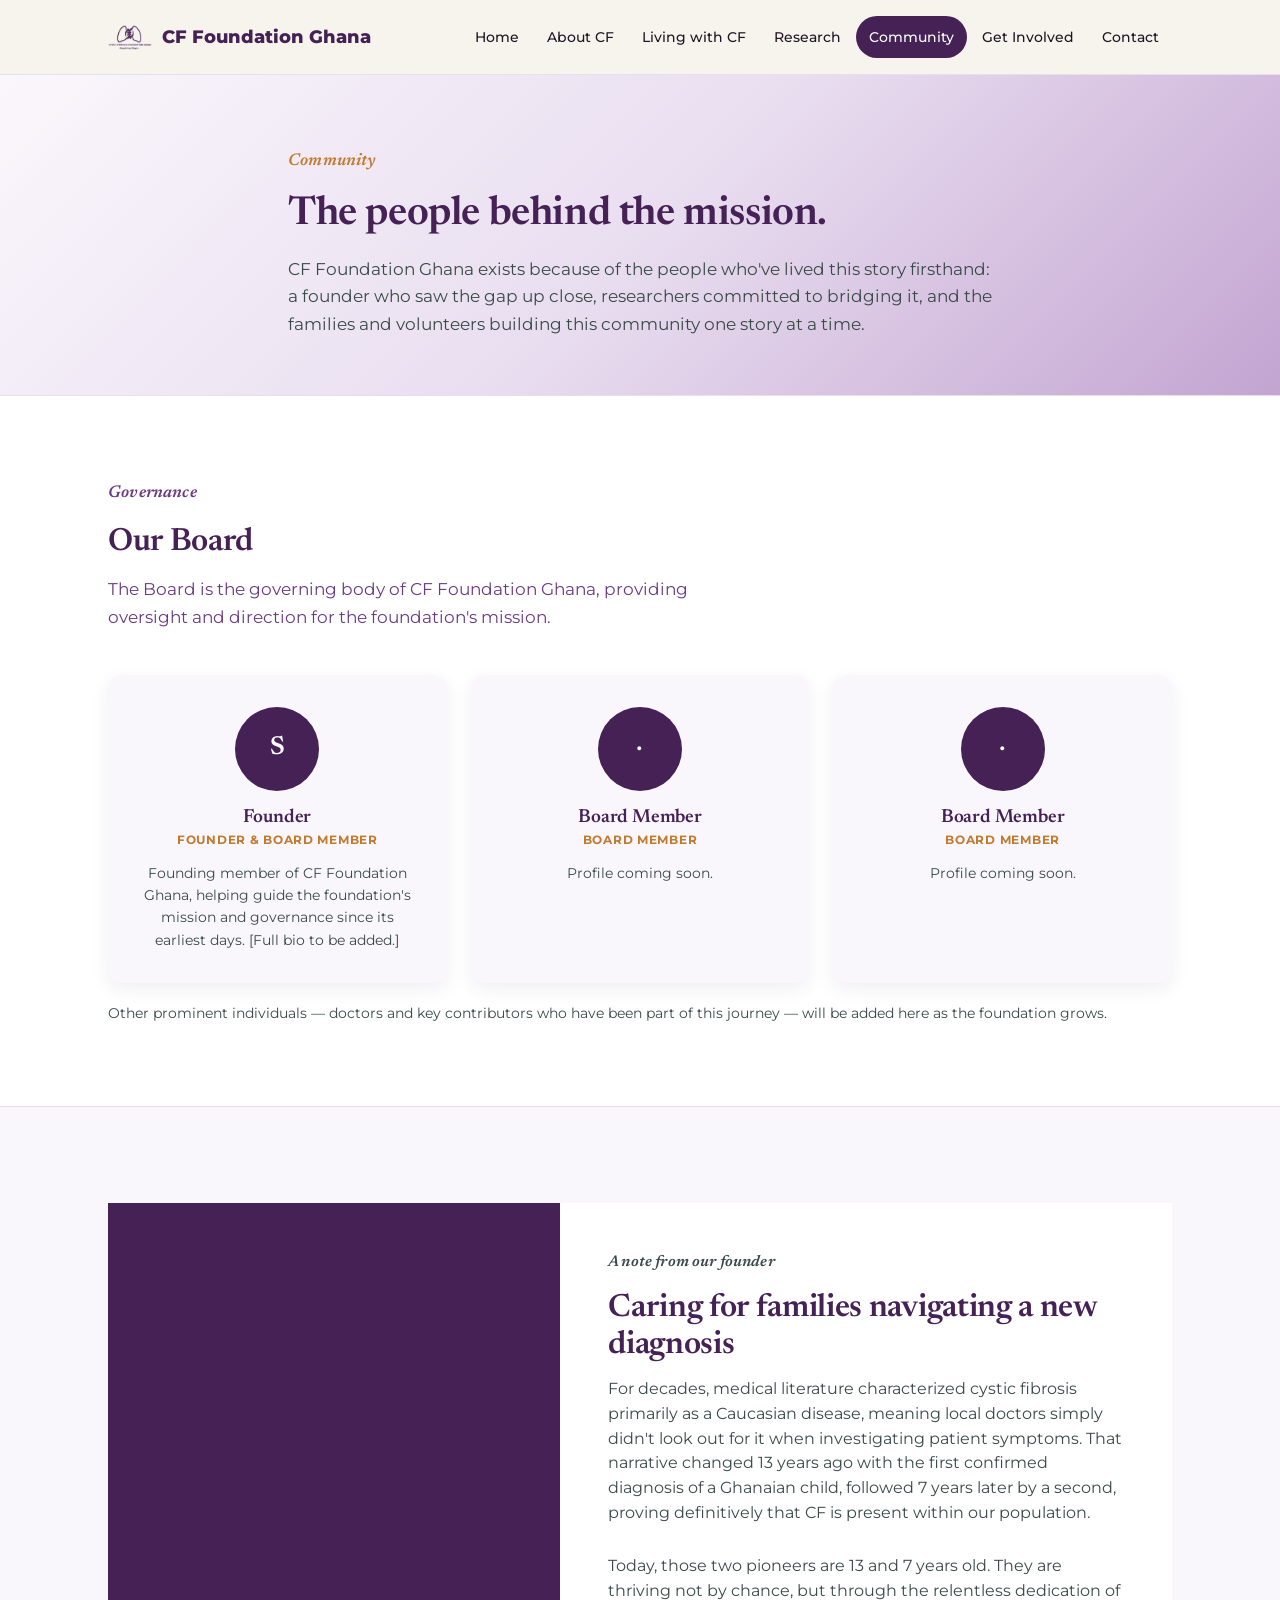
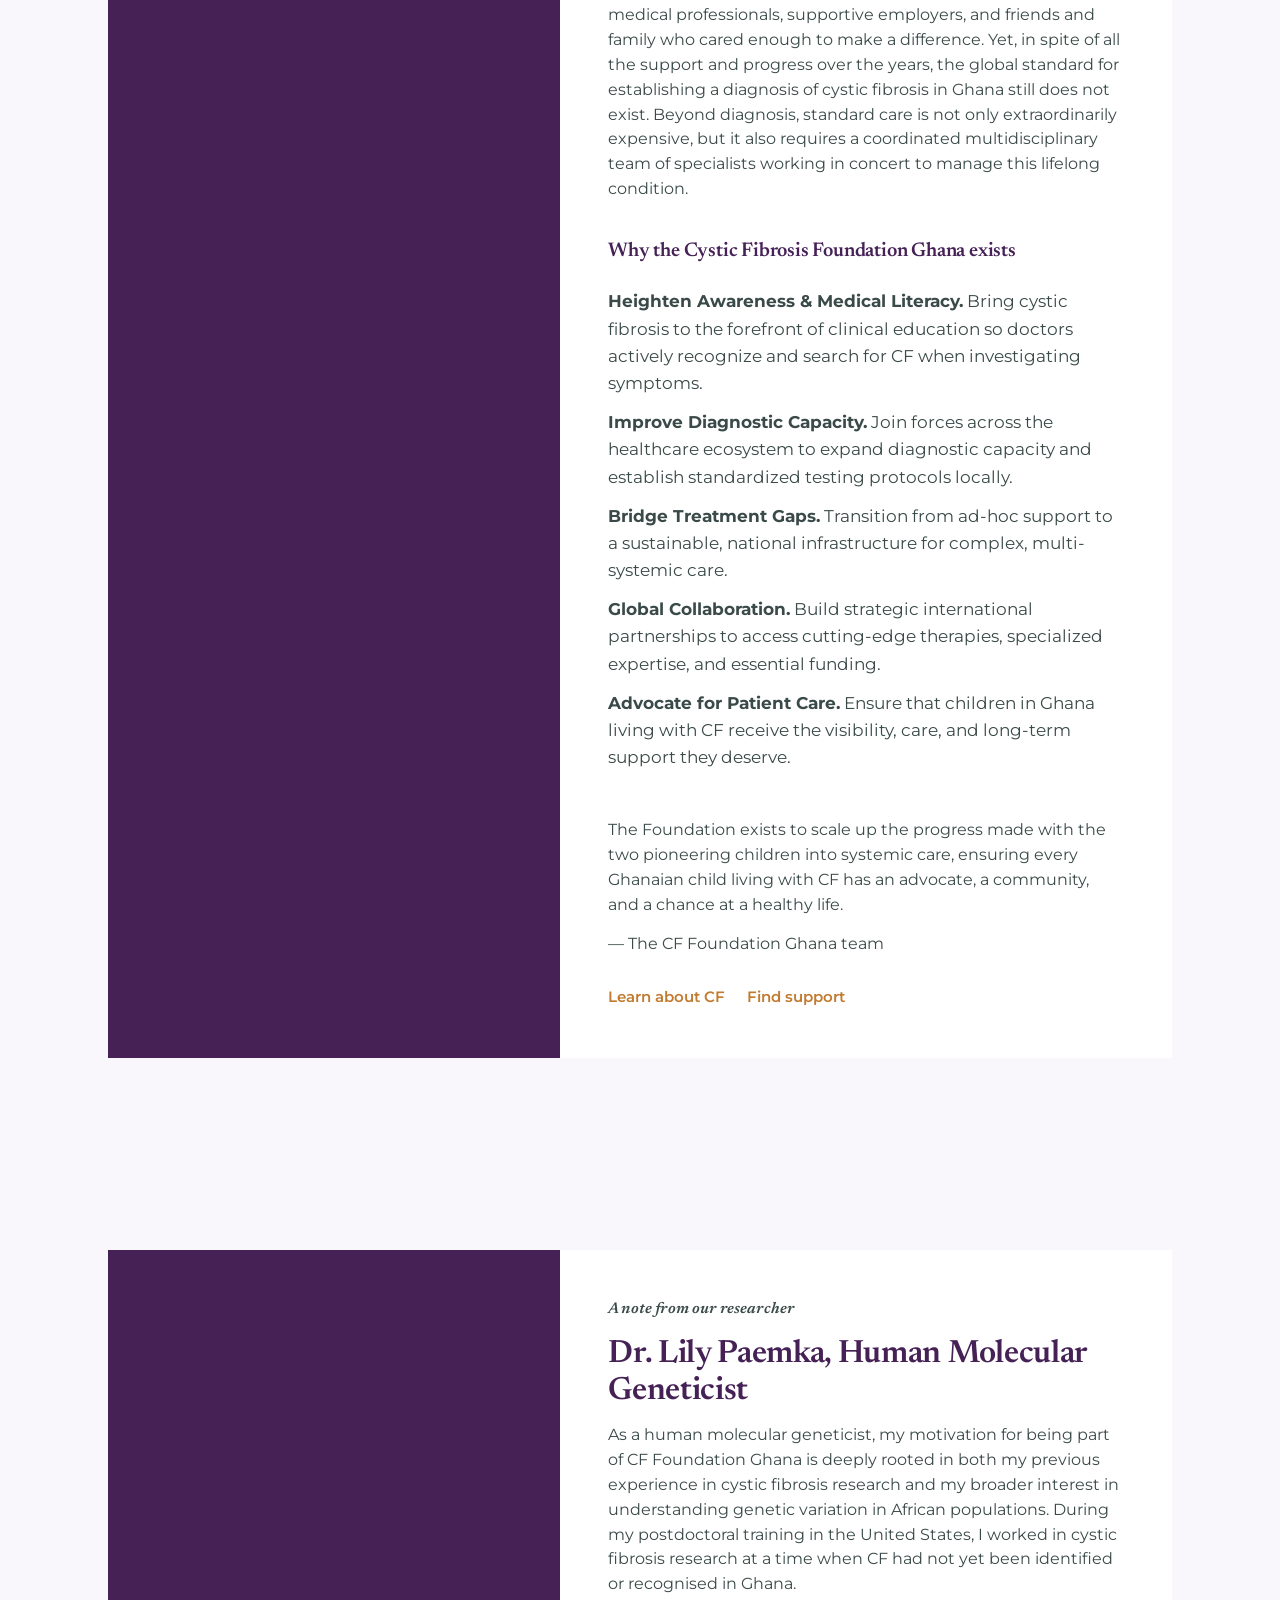
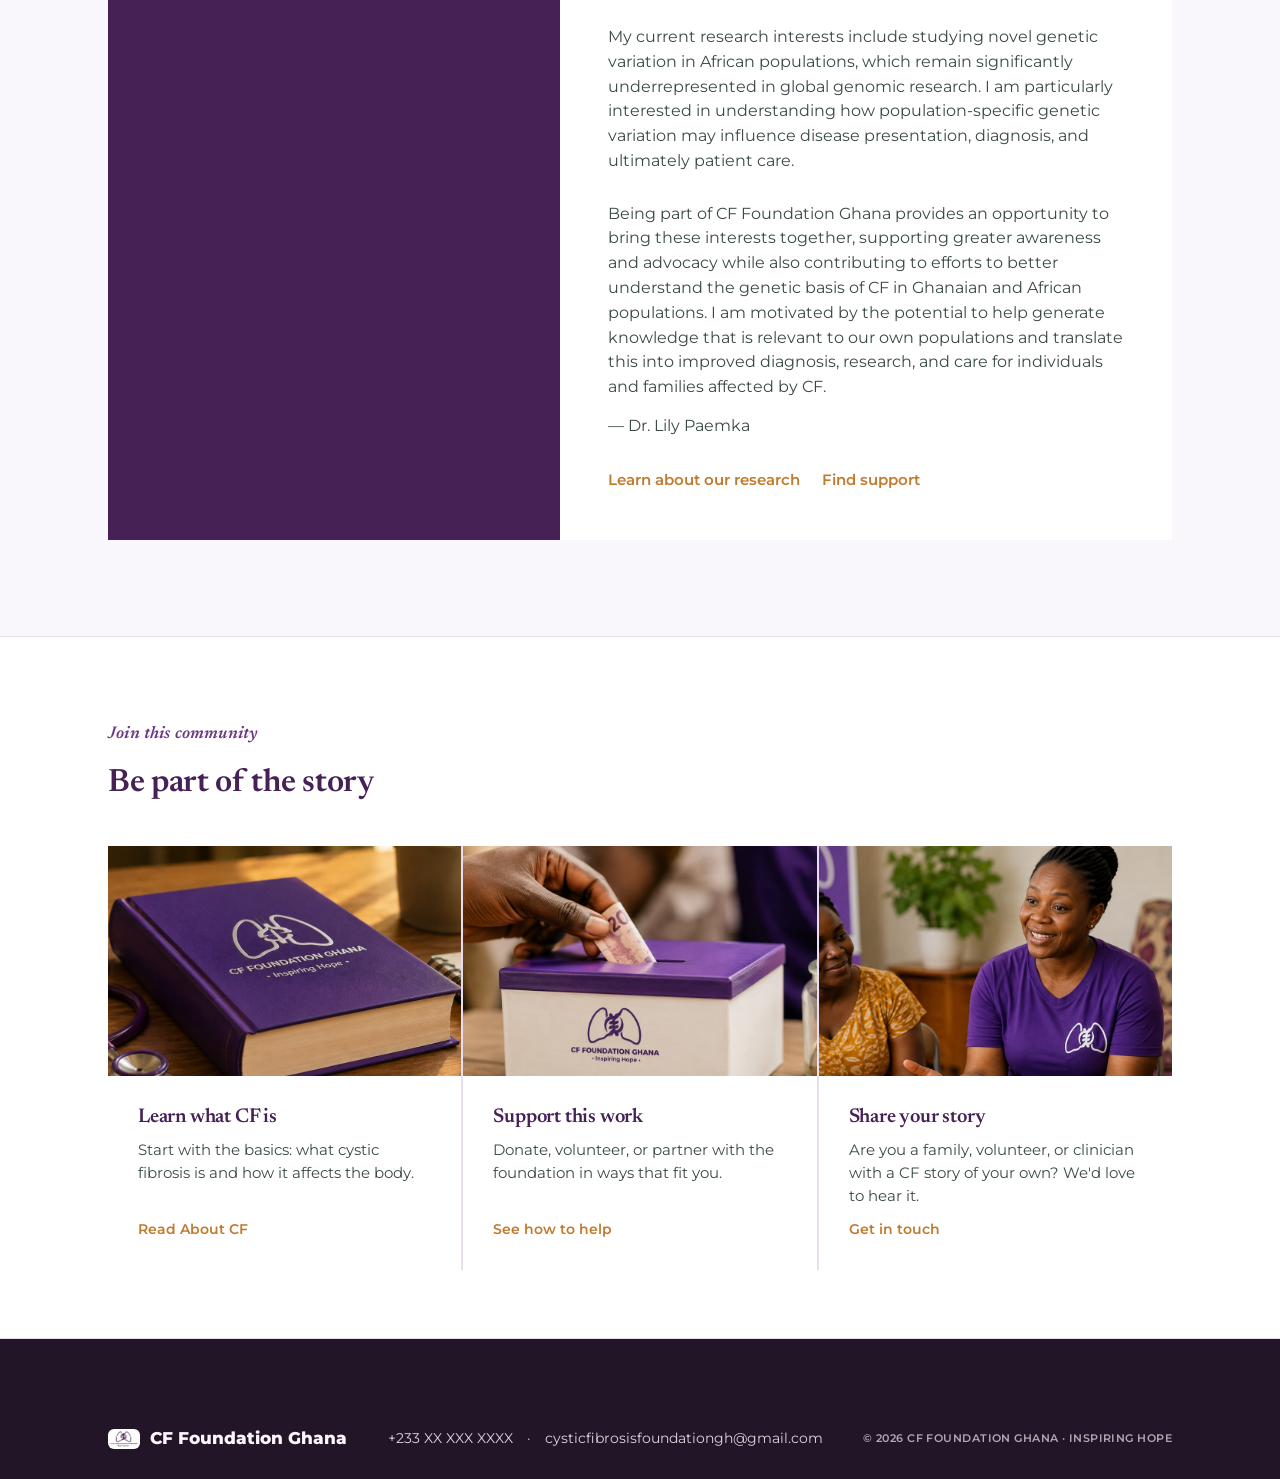
<file: community.html>
<!DOCTYPE html>
<html lang="en">
<head>
<meta charset="UTF-8">
<meta name="viewport" content="width=device-width, initial-scale=1.0">
<title>Community | CF Foundation Ghana</title>
<link rel="icon" type="image/x-icon" href="favicon.ico">
<meta name="description" content="Meet the people behind CF Foundation Ghana: a note from our founder, our researcher Dr. Lily Paemka, and the community building CF awareness in Ghana.">
<meta property="og:type" content="website">
<meta property="og:title" content="Community | CF Foundation Ghana">
<meta property="og:description" content="Meet the people behind CF Foundation Ghana: a note from our founder, our researcher Dr. Lily Paemka, and the community building CF awareness in Ghana.">
<meta property="og:image" content="logo.png">
<meta name="twitter:card" content="summary_large_image">
<meta name="twitter:title" content="Community | CF Foundation Ghana">
<meta name="twitter:description" content="Meet the people behind CF Foundation Ghana: a note from our founder, our researcher Dr. Lily Paemka, and the community building CF awareness in Ghana.">
<meta name="twitter:image" content="logo.png">
<link rel="preconnect" href="https://fonts.googleapis.com">
<link rel="preconnect" href="https://fonts.gstatic.com" crossorigin>
<link href="https://fonts.googleapis.com/css2?family=Newsreader:ital,wght@0,400;0,500;0,600;1,500;1,600&family=Montserrat:ital,wght@0,400;0,500;0,600;0,700;0,800;1,600&display=swap" rel="stylesheet">
<link rel="stylesheet" href="styles.css">
</head>
<body>

<header class="site">
  <div class="navbar">
    <a href="index.html" class="brand">
      <img class="mark" src="logo.png" alt="CF Foundation Ghana logo">
      CF&nbsp;Foundation&nbsp;Ghana
    </a>
    <button class="menu-toggle" onclick="document.querySelector('nav.links').classList.toggle('open')" aria-label="Toggle menu">☰</button>
    <nav class="links">
      <a href="index.html">Home</a>
      <a href="about-cf.html">About CF</a>
      <a href="living-with-cf.html">Living with CF</a>
      <a href="research.html">Research</a>
      <a href="community.html" class="active">Community</a>
      <a href="get-involved.html">Get Involved</a>
      <a href="contact.html">Contact</a>
    </nav>
  </div>
</header>

<main>
<section class="hero-gradient">
    <div class="wrap intro-block">
      <p class="eyebrow">Community</p>
      <h2 style="margin-top:10px; font-size:clamp(28px,4vw,40px);">The people behind the mission.</h2>
      <p style="margin-top:18px; color:#3a4a48;">CF Foundation Ghana exists because of the people who've lived this story firsthand: a founder who saw the gap up close, researchers committed to bridging it, and the families and volunteers building this community one story at a time.</p>
    </div>
  </section>

  <section id="board" class="tight" style="background:var(--white); border-top:1px solid var(--salt-2); border-bottom:1px solid var(--salt-2);">
    <div class="wrap">
      <div class="section-head">
        <p class="eyebrow">Governance</p>
        <h2 style="font-size:clamp(24px,3vw,32px);">Our Board</h2>
        <p>The Board is the governing body of CF Foundation Ghana, providing oversight and direction for the foundation's mission.</p>
      </div>
      <div class="board-grid">
        <div class="board-card">
          <div class="board-avatar">S</div>
          <h3>Founder</h3>
          <span class="brole">Founder &amp; Board Member</span>
          <p>Founding member of CF Foundation Ghana, helping guide the foundation's mission and governance since its earliest days. [Full bio to be added.]</p>
        </div>
        <div class="board-card">
          <div class="board-avatar">·</div>
          <h3>Board Member</h3>
          <span class="brole">Board Member</span>
          <p>Profile coming soon.</p>
        </div>
        <div class="board-card">
          <div class="board-avatar">·</div>
          <h3>Board Member</h3>
          <span class="brole">Board Member</span>
          <p>Profile coming soon.</p>
        </div>
      </div>
      <p style="margin-top:20px; font-size:13.5px; color:#3a4a48;">Other prominent individuals — doctors and key contributors who have been part of this journey — will be added here as the foundation grows.</p>
    </div>
  </section>

  <section id="founder-story">
    <div class="wrap">
      <div class="split-banner">
        <div class="simg"></div>
        <div class="stxt">
          <p class="eyebrow">A note from our founder</p>
          <h2>Caring for families navigating a new diagnosis</h2>
          <p>For decades, medical literature characterized cystic fibrosis primarily as a Caucasian disease, meaning local doctors simply didn't look out for it when investigating patient symptoms. That narrative changed 13 years ago with the first confirmed diagnosis of a Ghanaian child, followed 7 years later by a second, proving definitively that CF is present within our population.</p>
          <p style="margin-top:14px;">Today, those two pioneers are 13 and 7 years old. They are thriving not by chance, but through the relentless dedication of medical professionals, supportive employers, and friends and family who cared enough to make a difference. Yet, in spite of all the support and progress over the years, the global standard for establishing a diagnosis of cystic fibrosis in Ghana still does not exist. Beyond diagnosis, standard care is not only extraordinarily expensive, but it also requires a coordinated multidisciplinary team of specialists working in concert to manage this lifelong condition.</p>

          <h3 style="margin-top:24px;">Why the Cystic Fibrosis Foundation Ghana exists</h3>
          <ul style="margin-top:12px; padding-left:0; list-style:none; display:flex; flex-direction:column; gap:12px;">
            <li><strong>Heighten Awareness &amp; Medical Literacy.</strong> Bring cystic fibrosis to the forefront of clinical education so doctors actively recognize and search for CF when investigating symptoms.</li>
            <li><strong>Improve Diagnostic Capacity.</strong> Join forces across the healthcare ecosystem to expand diagnostic capacity and establish standardized testing protocols locally.</li>
            <li><strong>Bridge Treatment Gaps.</strong> Transition from ad-hoc support to a sustainable, national infrastructure for complex, multi-systemic care.</li>
            <li><strong>Global Collaboration.</strong> Build strategic international partnerships to access cutting-edge therapies, specialized expertise, and essential funding.</li>
            <li><strong>Advocate for Patient Care.</strong> Ensure that children in Ghana living with CF receive the visibility, care, and long-term support they deserve.</li>
          </ul>

          <p style="margin-top:16px;">The Foundation exists to scale up the progress made with the two pioneering children into systemic care, ensuring every Ghanaian child living with CF has an advocate, a community, and a chance at a healthy life.</p>
          <p class="sig">— The CF Foundation Ghana team</p>

          <div class="slinks" style="margin-top:16px;">
            <a href="about-cf.html">Learn about CF</a>
            <a href="contact.html">Find support</a>
          </div>
        </div>
      </div>
    </div>
  </section>

  <section id="paemka-story">
    <div class="wrap">
      <div class="split-banner">
        <div class="simg"></div>
        <div class="stxt">
          <p class="eyebrow">A note from our researcher</p>
          <h2>Dr. Lily Paemka, Human Molecular Geneticist</h2>
          <p>As a human molecular geneticist, my motivation for being part of CF Foundation Ghana is deeply rooted in both my previous experience in cystic fibrosis research and my broader interest in understanding genetic variation in African populations. During my postdoctoral training in the United States, I worked in cystic fibrosis research at a time when CF had not yet been identified or recognised in Ghana.</p>
          <p style="margin-top:14px;">My current research interests include studying novel genetic variation in African populations, which remain significantly underrepresented in global genomic research. I am particularly interested in understanding how population-specific genetic variation may influence disease presentation, diagnosis, and ultimately patient care.</p>
          <p style="margin-top:14px;">Being part of CF Foundation Ghana provides an opportunity to bring these interests together, supporting greater awareness and advocacy while also contributing to efforts to better understand the genetic basis of CF in Ghanaian and African populations. I am motivated by the potential to help generate knowledge that is relevant to our own populations and translate this into improved diagnosis, research, and care for individuals and families affected by CF.</p>
          <p class="sig">— Dr. Lily Paemka</p>
          <div class="slinks" style="margin-top:16px;">
            <a href="research.html">Learn about our research</a>
            <a href="contact.html">Find support</a>
          </div>
        </div>
      </div>
    </div>
  </section>

  <section class="tight" style="background:var(--white); border-top:1px solid var(--salt-2); border-bottom:1px solid var(--salt-2);">
    <div class="wrap">
      <div class="section-head">
        <p class="eyebrow">Join this community</p>
        <h2 style="font-size:clamp(24px,3vw,32px);">Be part of the story</h2>
      </div>
      <div class="imgcard-grid three-col">
        <div class="imgcard">
          <div class="ihead has-photo"><img src="learn-cf.jpg" alt="A stethoscope and reference book on a desk"></div>
          <div class="ibody">
            <h3>Learn what CF is</h3>
            <p>Start with the basics: what cystic fibrosis is and how it affects the body.</p>
            <a href="about-cf.html">Read About CF</a>
          </div>
        </div>
        <div class="imgcard">
          <div class="ihead alt has-photo"><img src="support-this-work.jpg" alt="A hand placing a donation into a CF Foundation Ghana donation box"></div>
          <div class="ibody">
            <h3>Support this work</h3>
            <p>Donate, volunteer, or partner with the foundation in ways that fit you.</p>
            <a href="get-involved.html">See how to help</a>
          </div>
        </div>
        <div class="imgcard">
          <div class="ihead has-photo"><img src="share-story.jpg" alt="Women in conversation at a community gathering"></div>
          <div class="ibody">
            <h3>Share your story</h3>
            <p>Are you a family, volunteer, or clinician with a CF story of your own? We'd love to hear it.</p>
            <a href="contact.html">Get in touch</a>
          </div>
        </div>
      </div>
    </div>
  </section>

</main>

<footer>
  <div class="wrap">
    <span class="fmark" style="display:flex; align-items:center; gap:10px;">
      <img src="logo.png" alt="" style="width:32px; height:auto; border-radius:6px; background:#fff; padding:2px;">
      CF Foundation Ghana
    </span>
    <div class="fcontact">
      <a href="tel:+233XXXXXXXXX">+233 XX XXX XXXX</a>
      <span aria-hidden="true">&middot;</span>
      <a href="mailto:cysticfibrosisfoundationgh@gmail.com">cysticfibrosisfoundationgh@gmail.com</a>
    </div>
    <span class="fnote">© 2026 CF FOUNDATION GHANA · INSPIRING HOPE</span>
  </div>
</footer>

<script>
  document.querySelectorAll('nav.links a').forEach(a => {
    if (a.getAttribute('href') === location.pathname.split('/').pop()) a.classList.add('active');
  });
</script>

<button id="backToTop" aria-label="Back to top" title="Back to top">
  <svg viewBox="0 0 24 24" fill="none" stroke="currentColor" stroke-width="2.5" stroke-linecap="round" stroke-linejoin="round"><path d="M12 19V5"/><path d="M5 12l7-7 7 7"/></svg>
</button>
<script>
  const backToTopBtn = document.getElementById('backToTop');
  window.addEventListener('scroll', () => {
    if (window.scrollY > 400) backToTopBtn.classList.add('show');
    else backToTopBtn.classList.remove('show');
  });
  backToTopBtn.addEventListener('click', () => {
    window.scrollTo({ top: 0, behavior: 'smooth' });
  });
</script>

</body>
</html>
</file>
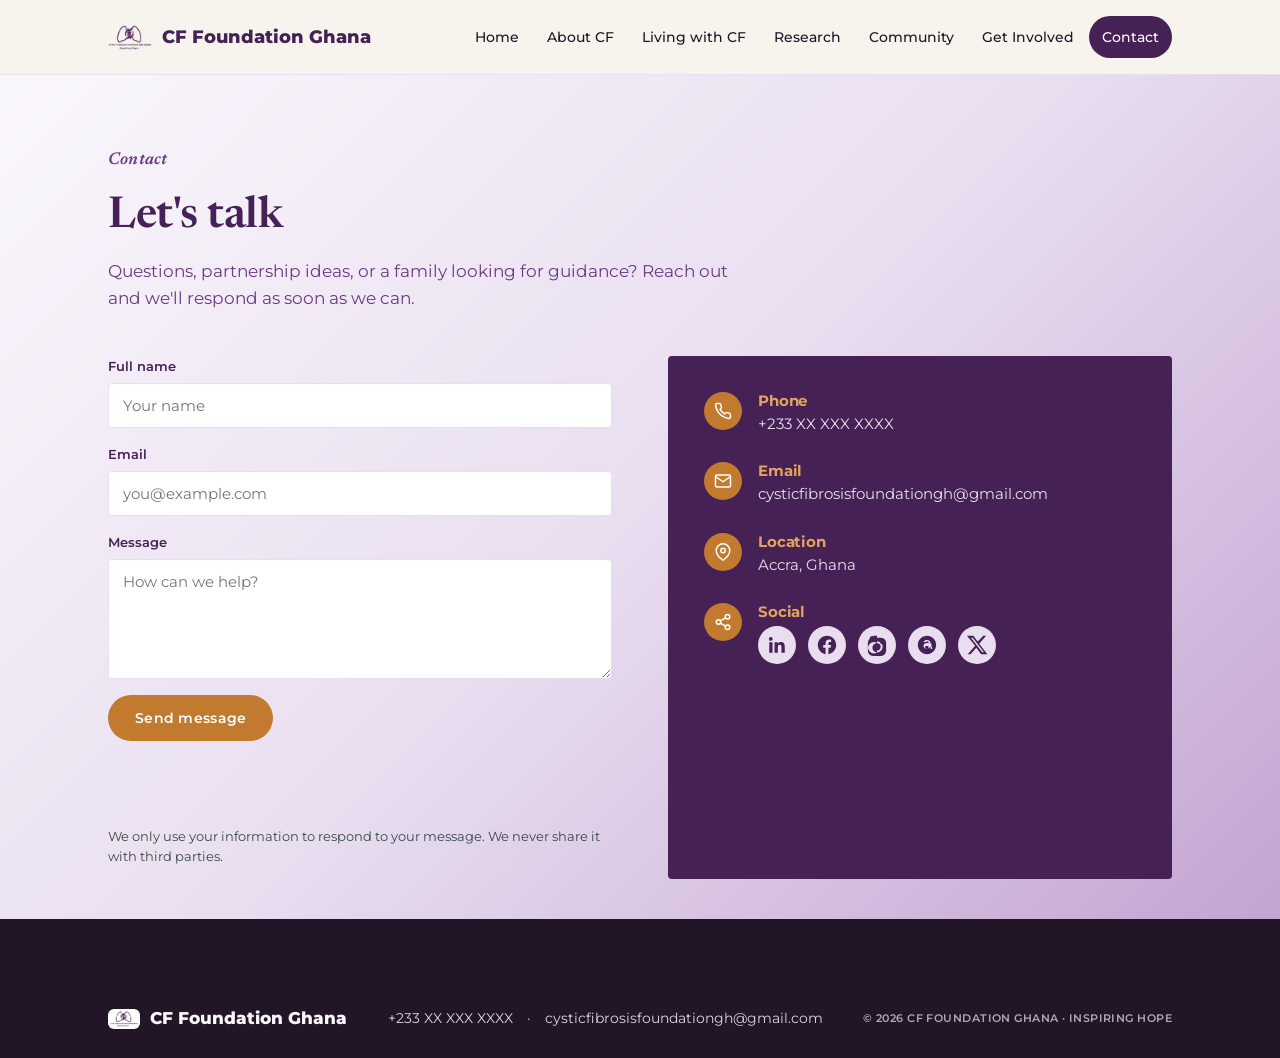
<file: contact.html>
<!DOCTYPE html>
<html lang="en">
<head>
<meta charset="UTF-8">
<meta name="viewport" content="width=device-width, initial-scale=1.0">
<title>Contact | CF Foundation Ghana</title>
<link rel="icon" type="image/x-icon" href="favicon.ico">
<meta name="description" content="Get in touch with CF Foundation Ghana for questions, partnership ideas, or guidance for a family affected by cystic fibrosis.">
<meta property="og:type" content="website">
<meta property="og:title" content="Contact | CF Foundation Ghana">
<meta property="og:description" content="Get in touch with CF Foundation Ghana for questions, partnership ideas, or guidance for a family affected by cystic fibrosis.">
<meta property="og:image" content="logo.png">
<meta name="twitter:card" content="summary_large_image">
<meta name="twitter:title" content="Contact | CF Foundation Ghana">
<meta name="twitter:description" content="Get in touch with CF Foundation Ghana for questions, partnership ideas, or guidance for a family affected by cystic fibrosis.">
<meta name="twitter:image" content="logo.png">
<link rel="preconnect" href="https://fonts.googleapis.com">
<link rel="preconnect" href="https://fonts.gstatic.com" crossorigin>
<link href="https://fonts.googleapis.com/css2?family=Newsreader:ital,wght@0,400;0,500;0,600;1,500;1,600&family=Montserrat:ital,wght@0,400;0,500;0,600;0,700;0,800;1,600&display=swap" rel="stylesheet">
<link rel="stylesheet" href="styles.css">
<style>
  .social-icons{ display:flex; gap:12px; margin-top:6px; }
  .social-icon{
    display:inline-flex; align-items:center; justify-content:center;
    width:38px; height:38px; border-radius:50%;
    background:var(--salt-2); color:var(--deep);
    transition:background .2s ease, color .2s ease, transform .2s ease;
  }
  .social-icon:hover{ background:var(--amber); color:var(--white); transform:translateY(-2px); }
</style>
</head>
<body>

<header class="site">
  <div class="navbar">
    <a href="index.html" class="brand">
      <img class="mark" src="logo.png" alt="CF Foundation Ghana logo">
      CF&nbsp;Foundation&nbsp;Ghana
    </a>
    <button class="menu-toggle" onclick="document.querySelector('nav.links').classList.toggle('open')" aria-label="Toggle menu">☰</button>
    <nav class="links">
      <a href="index.html">Home</a>
      <a href="about-cf.html">About CF</a>
      <a href="living-with-cf.html">Living with CF</a>
      <a href="research.html">Research</a>
      <a href="community.html">Community</a>
      <a href="get-involved.html">Get Involved</a>
      <a href="contact.html" class="active">Contact</a>
    </nav>
  </div>
</header>

<main>
<section class="hero-gradient">
    <div class="wrap">
      <div class="section-head">
        <p class="eyebrow">Contact</p>
        <h2>Let's talk</h2>
        <p>Questions, partnership ideas, or a family looking for guidance? Reach out and we'll respond as soon as we can.</p>
      </div>
      <div class="contact-grid">
        <form class="contact" id="contactForm" onsubmit="submitContact(event)">
          <input type="hidden" name="access_key" value="270e0625-7421-4682-bc78-9dc74edea008">
          <input type="hidden" name="subject" value="New message from CF Foundation Ghana website">
          <input type="hidden" name="from_name" value="CF Foundation Ghana Website">
          <div class="field">
            <label for="name">Full name</label>
            <input id="name" name="name" type="text" required placeholder="Your name">
          </div>
          <div class="field">
            <label for="email">Email</label>
            <input id="email" name="email" type="email" required placeholder="you@example.com">
          </div>
          <div class="field">
            <label for="message">Message</label>
            <textarea id="message" name="message" required placeholder="How can we help?"></textarea>
          </div>
          <button type="submit" class="btn btn-primary" id="submitBtn" style="align-self:flex-start;">Send message</button>
          <p class="form-status" id="formStatus"></p>
          <p style="font-size:12.5px; color:#3a4a48; margin-top:6px;">We only use your information to respond to your message. We never share it with third parties.</p>
        </form>
        <div class="contact-info">
          <div class="info-row">
            <span class="irow-icon"><svg viewBox="0 0 24 24" fill="none" stroke="currentColor" stroke-width="2" stroke-linecap="round" stroke-linejoin="round"><path d="M22 16.92v3a2 2 0 0 1-2.18 2 19.79 19.79 0 0 1-8.63-3.07 19.5 19.5 0 0 1-6-6 19.79 19.79 0 0 1-3.07-8.67A2 2 0 0 1 4.11 2h3a2 2 0 0 1 2 1.72c.127.96.361 1.903.7 2.81a2 2 0 0 1-.45 2.11L8.09 9.91a16 16 0 0 0 6 6l1.27-1.27a2 2 0 0 1 2.11-.45c.907.339 1.85.573 2.81.7A2 2 0 0 1 22 16.92z"/></svg></span>
            <div>
              <h3>Phone</h3>
              <p>+233 XX XXX XXXX</p>
            </div>
          </div>
          <div class="info-row">
            <span class="irow-icon"><svg viewBox="0 0 24 24" fill="none" stroke="currentColor" stroke-width="2" stroke-linecap="round" stroke-linejoin="round"><rect x="2" y="4" width="20" height="16" rx="2"/><path d="m22 6-10 7L2 6"/></svg></span>
            <div>
              <h3>Email</h3>
              <p><a href="mailto:cysticfibrosisfoundationgh@gmail.com" class="mail-link">cysticfibrosisfoundationgh@gmail.com</a></p>
            </div>
          </div>
          <div class="info-row">
            <span class="irow-icon"><svg viewBox="0 0 24 24" fill="none" stroke="currentColor" stroke-width="2" stroke-linecap="round" stroke-linejoin="round"><path d="M21 10c0 7-9 13-9 13s-9-6-9-13a9 9 0 0 1 18 0z"/><circle cx="12" cy="10" r="3"/></svg></span>
            <div>
              <h3>Location</h3>
              <p>Accra, Ghana</p>
            </div>
          </div>
          <div class="info-row">
            <span class="irow-icon"><svg viewBox="0 0 24 24" fill="none" stroke="currentColor" stroke-width="2" stroke-linecap="round" stroke-linejoin="round"><circle cx="18" cy="5" r="3"/><circle cx="6" cy="12" r="3"/><circle cx="18" cy="19" r="3"/><line x1="8.59" y1="13.51" x2="15.42" y2="17.49"/><line x1="15.41" y1="6.51" x2="8.59" y2="10.49"/></svg></span>
            <div>
              <h3>Social</h3>
              <div class="social-icons">
                <a href="https://www.linkedin.com/company/cystic-fibrosis-foundation-ghana" target="_blank" rel="noopener noreferrer" aria-label="LinkedIn" class="social-icon" title="LinkedIn">
                  <svg viewBox="0 0 24 24" width="22" height="22" fill="currentColor" aria-hidden="true"><path d="M20.45 20.45h-3.56v-5.57c0-1.33-.02-3.04-1.85-3.04-1.85 0-2.14 1.45-2.14 2.94v5.67H9.34V9h3.42v1.56h.05c.48-.9 1.64-1.85 3.38-1.85 3.6 0 4.27 2.37 4.27 5.46v6.28zM5.34 7.43a2.07 2.07 0 1 1 0-4.13 2.07 2.07 0 0 1 0 4.13zM7.12 20.45H3.56V9h3.56v11.45z"/></svg>
                </a>
                <a href="https://www.facebook.com/share/1P91fnSRvc/" target="_blank" rel="noopener noreferrer" aria-label="Facebook" class="social-icon" title="Facebook">
                  <svg viewBox="0 0 24 24" width="22" height="22" fill="currentColor" aria-hidden="true"><path d="M22 12.06C22 6.51 17.52 2 12 2S2 6.51 2 12.06c0 5.02 3.66 9.18 8.44 9.94v-7.03H7.9v-2.91h2.54V9.85c0-2.51 1.49-3.9 3.77-3.9 1.09 0 2.24.2 2.24.2v2.46h-1.26c-1.24 0-1.63.77-1.63 1.56v1.87h2.78l-.44 2.91h-2.34v7.03C18.34 21.24 22 17.08 22 12.06z"/></svg>
                </a>
                <a href="https://www.instagram.com/cffoundationgh" target="_blank" rel="noopener noreferrer" aria-label="Instagram" class="social-icon" title="Instagram">
                  <svg viewBox="0 0 24 24" width="22" height="22" fill="currentColor" aria-hidden="true"><path d="M12 2c2.72 0 3.06.01 4.12.06 1.06.05 1.79.22 2.43.47.66.26 1.22.6 1.77 1.15.55.55.9 1.11 1.15 1.77.25.64.42 1.37.47 2.43.05 1.06.06 1.4.06 4.12s-.01 3.06-.06 4.12c-.05 1.06-.22 1.79-.47 2.43a4.9 4.9 0 0 1-1.15 1.77 4.9 4.9 0 0 1-1.77 1.15c-.64.25-1.37.42-2.43.47-1.06.05-1.4.06-4.12.06s-3.06-.01-4.12-.06c-1.06-.05-1.79-.22-2.43-.47a4.9 4.9 0 0 1-1.77-1.15 4.9 4.9 0 0 1-1.15-1.77c-.25-.64-.42-1.37-.47-2.43C2.01 15.06 2 14.72 2 12s.01-3.06.06-4.12c.05-1.06.22-1.79.47-2.43.26-.66.6-1.22 1.15-1.77A4.9 4.9 0 0 1 5.45.53C6.09.28 6.82.11 7.88.06 8.94.01 9.28 0 12 0zm0 5.84A6.16 6.16 0 1 0 12 18.16 6.16 6.16 0 0 0 12 5.84zm0 10.16A4 4 0 1 1 12 8a4 4 0 0 1 0 8zm6.4-10.4a1.44 1.44 0 1 1-2.88 0 1.44 1.44 0 0 1 2.88 0z" transform="translate(0 2)"/></svg>
                </a>
                <a href="https://www.threads.com/@cffoundationgh" target="_blank" rel="noopener noreferrer" aria-label="Threads" class="social-icon" title="Threads">
                  <svg viewBox="0 0 24 24" width="22" height="22" fill="currentColor" aria-hidden="true"><path d="M16.5 11.1c-.1-.1-.3-.1-.4-.2-.2-2.7-1.7-4.3-4.3-4.3-1.5 0-2.7.6-3.5 1.8l1.4.9c.6-.9 1.4-1.1 2.1-1.1 1.4 0 2.1.7 2.4 1.9-.6-.1-1.2-.2-1.9-.2-2.4 0-4.1 1.2-4.1 3.1 0 1.7 1.4 2.9 3.5 2.9 1.7 0 2.9-.7 3.6-2 .5.6.7 1.4.7 2.4h1.7c0-1.4-.4-2.5-1.2-3.4.4-.6.6-1.3.6-2.1 0-.2 0-.4-.1-.6zm-4.9 4.7c-1.1 0-1.8-.5-1.8-1.3 0-.9 1-1.4 2.4-1.4.6 0 1.1.1 1.6.2-.2 1.6-1 2.5-2.2 2.5zM12 22C6.5 22 2 17.5 2 12S6.5 2 12 2s10 4.5 10 10-4.5 10-10 10z"/></svg>
                </a>
                <a href="https://x.com/cffoundationgh" target="_blank" rel="noopener noreferrer" aria-label="X (Twitter)" class="social-icon" title="X">
                  <svg viewBox="0 0 24 24" width="22" height="22" fill="currentColor" aria-hidden="true"><path d="M18.9 2H22l-7.6 8.7L23.3 22h-6.8l-5.3-6.9L5 22H1.9l8.1-9.3L1 2h7l4.8 6.3L18.9 2zm-1.2 18h1.9L7.4 4h-2l12.3 16z"/></svg>
                </a>
              </div>
            </div>
          </div>
        </div>
      </div>
    </div>
  </section>
</main>

<footer>
  <div class="wrap">
    <span class="fmark" style="display:flex; align-items:center; gap:10px;">
      <img src="logo.png" alt="" style="width:32px; height:auto; border-radius:6px; background:#fff; padding:2px;">
      CF Foundation Ghana
    </span>
    <div class="fcontact">
      <a href="tel:+233XXXXXXXXX">+233 XX XXX XXXX</a>
      <span aria-hidden="true">&middot;</span>
      <a href="mailto:cysticfibrosisfoundationgh@gmail.com">cysticfibrosisfoundationgh@gmail.com</a>
    </div>
    <span class="fnote">© 2026 CF FOUNDATION GHANA · INSPIRING HOPE</span>
  </div>
</footer>

<script>
  document.querySelectorAll('nav.links a').forEach(a => {
    if (a.getAttribute('href') === location.pathname.split('/').pop()) a.classList.add('active');
  });
</script>
<script>
  async function submitContact(e){
    e.preventDefault();
    const form = document.getElementById('contactForm');
    const status = document.getElementById('formStatus');
    const btn = document.getElementById('submitBtn');

    btn.disabled = true;
    btn.textContent = "Sending...";
    status.textContent = "";

    try {
      const res = await fetch("https://api.web3forms.com/submit", {
        method: "POST",
        headers: { "Content-Type": "application/json", "Accept": "application/json" },
        body: JSON.stringify(Object.fromEntries(new FormData(form)))
      });
      const result = await res.json();

      if (result.success) {
        status.textContent = "Thanks! Your message has been sent. We'll get back to you soon.";
        form.reset();
      } else {
        status.textContent = "Something went wrong sending your message. Please try emailing us directly.";
      }
    } catch (err) {
      status.textContent = "Something went wrong sending your message. Please try emailing us directly.";
    }

    btn.disabled = false;
    btn.textContent = "Send message";
  }
</script>
<button id="backToTop" aria-label="Back to top" title="Back to top">
  <svg viewBox="0 0 24 24" fill="none" stroke="currentColor" stroke-width="2.5" stroke-linecap="round" stroke-linejoin="round"><path d="M12 19V5"/><path d="M5 12l7-7 7 7"/></svg>
</button>
<script>
  const backToTopBtn = document.getElementById('backToTop');
  window.addEventListener('scroll', () => {
    if (window.scrollY > 400) backToTopBtn.classList.add('show');
    else backToTopBtn.classList.remove('show');
  });
  backToTopBtn.addEventListener('click', () => {
    window.scrollTo({ top: 0, behavior: 'smooth' });
  });
</script>

</body>
</html>
</file>
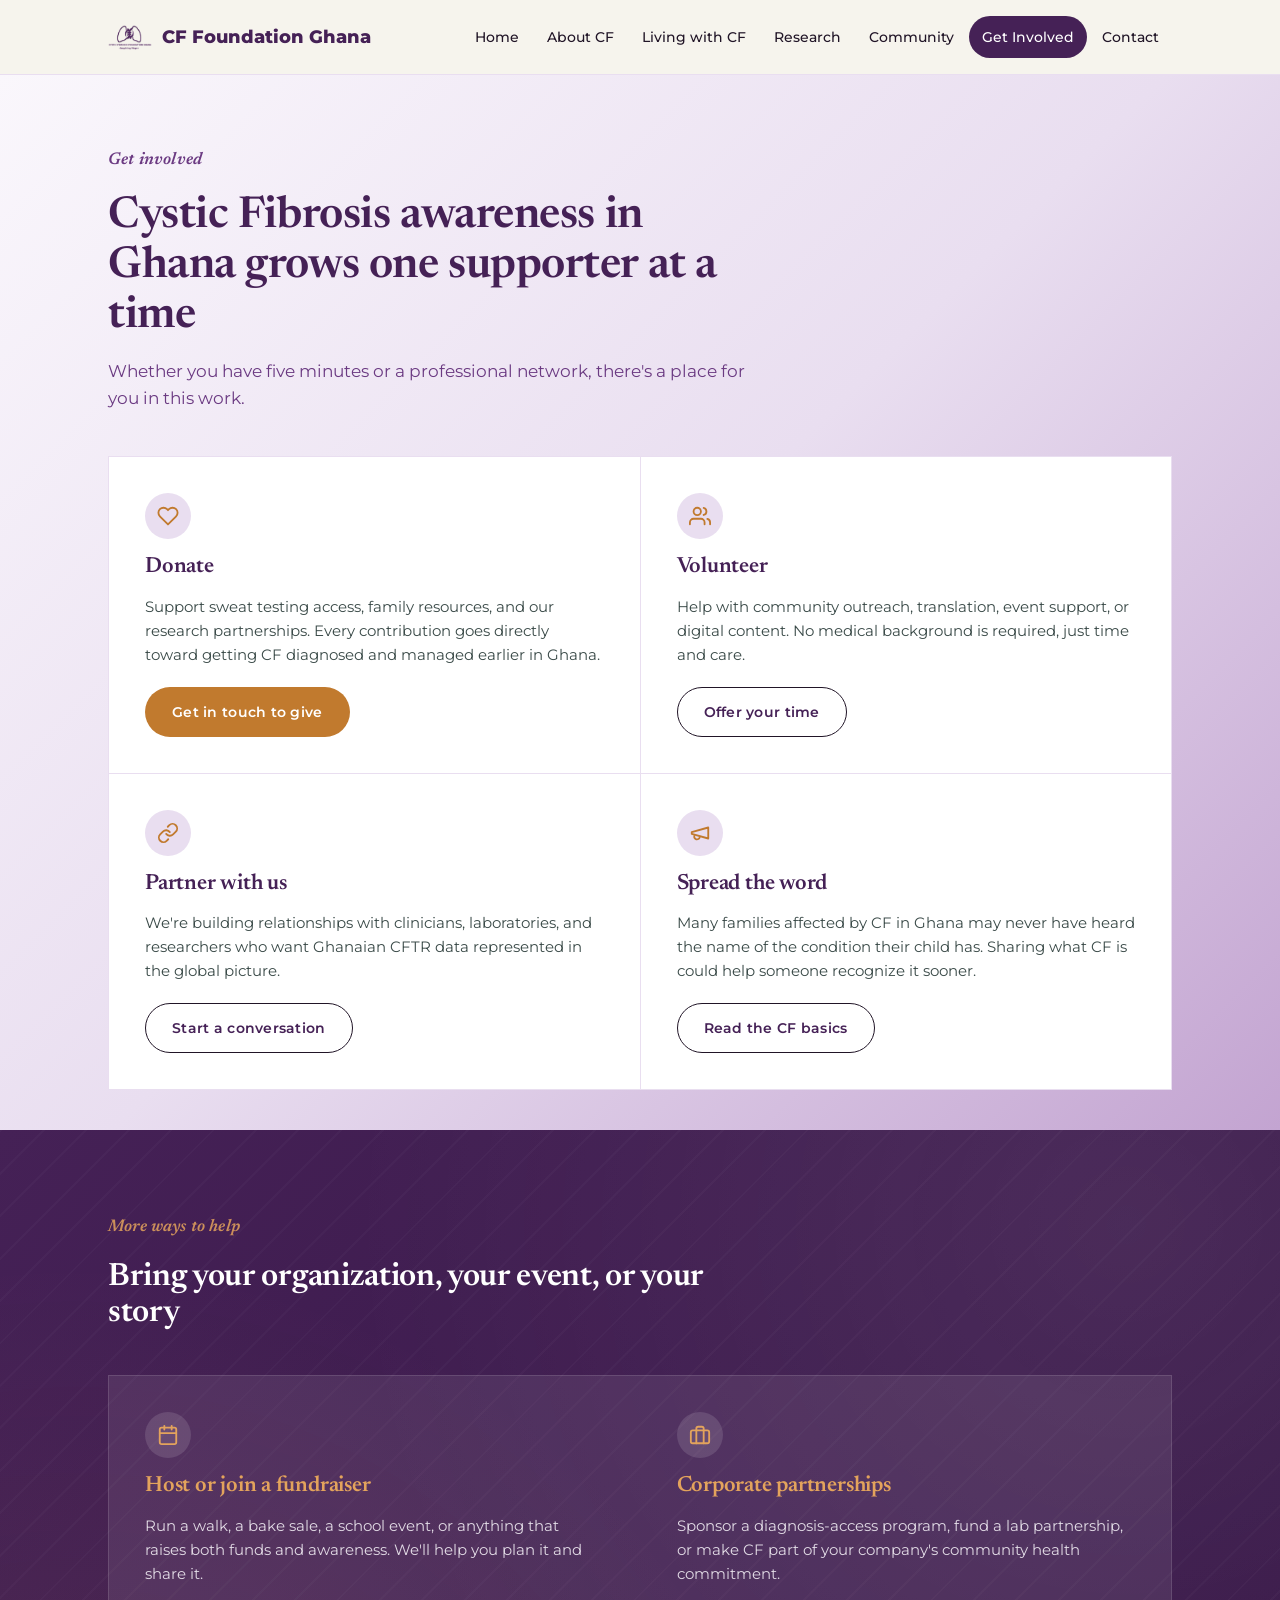
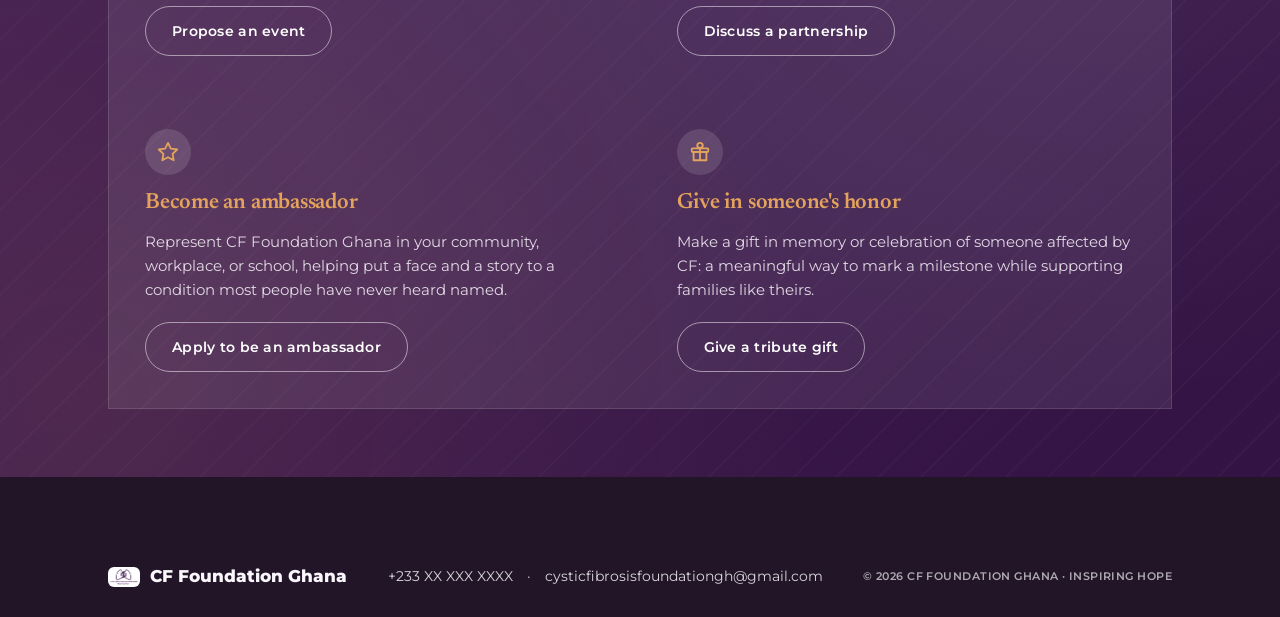
<file: get-involved.html>
<!DOCTYPE html>
<html lang="en">
<head>
<meta charset="UTF-8">
<meta name="viewport" content="width=device-width, initial-scale=1.0">
<title>Get Involved | CF Foundation Ghana</title>
<link rel="icon" type="image/x-icon" href="favicon.ico">
<meta name="description" content="Donate, volunteer, partner, or spread the word. Discover the ways you can support cystic fibrosis awareness, diagnosis, and care in Ghana.">
<meta property="og:type" content="website">
<meta property="og:title" content="Get Involved | CF Foundation Ghana">
<meta property="og:description" content="Donate, volunteer, partner, or spread the word. Discover the ways you can support cystic fibrosis awareness, diagnosis, and care in Ghana.">
<meta property="og:image" content="logo.png">
<meta name="twitter:card" content="summary_large_image">
<meta name="twitter:title" content="Get Involved | CF Foundation Ghana">
<meta name="twitter:description" content="Donate, volunteer, partner, or spread the word. Discover the ways you can support cystic fibrosis awareness, diagnosis, and care in Ghana.">
<meta name="twitter:image" content="logo.png">
<link rel="preconnect" href="https://fonts.googleapis.com">
<link rel="preconnect" href="https://fonts.gstatic.com" crossorigin>
<link href="https://fonts.googleapis.com/css2?family=Newsreader:ital,wght@0,400;0,500;0,600;1,500;1,600&family=Montserrat:ital,wght@0,400;0,500;0,600;0,700;0,800;1,600&display=swap" rel="stylesheet">
<link rel="stylesheet" href="styles.css">
</head>
<body>

<header class="site">
  <div class="navbar">
    <a href="index.html" class="brand">
      <img class="mark" src="logo.png" alt="CF Foundation Ghana logo">
      CF&nbsp;Foundation&nbsp;Ghana
    </a>
    <button class="menu-toggle" onclick="document.querySelector('nav.links').classList.toggle('open')" aria-label="Toggle menu">☰</button>
    <nav class="links">
      <a href="index.html">Home</a>
      <a href="about-cf.html">About CF</a>
      <a href="living-with-cf.html">Living with CF</a>
      <a href="research.html">Research</a>
      <a href="community.html">Community</a>
      <a href="get-involved.html" class="active">Get Involved</a>
      <a href="contact.html">Contact</a>
    </nav>
  </div>
</header>

<main>
<section class="hero-gradient">
    <div class="wrap">
      <div class="section-head">
        <p class="eyebrow">Get involved</p>
        <h2>Cystic Fibrosis awareness in Ghana grows one supporter at a time</h2>
        <p>Whether you have five minutes or a professional network, there's a place for you in this work.</p>
      </div>
      <div class="involve-grid">
        <div class="involve-card">
          <span class="icard-icon"><svg viewBox="0 0 24 24" fill="none" stroke="currentColor" stroke-width="2" stroke-linecap="round" stroke-linejoin="round"><path d="M20.84 4.61a5.5 5.5 0 0 0-7.78 0L12 5.67l-1.06-1.06a5.5 5.5 0 0 0-7.78 7.78l1.06 1.06L12 21.23l7.78-7.78 1.06-1.06a5.5 5.5 0 0 0 0-7.78z"/></svg></span>
          <h3>Donate</h3>
          <p>Support sweat testing access, family resources, and our research partnerships. Every contribution goes directly toward getting CF diagnosed and managed earlier in Ghana.</p>
          <a class="btn btn-primary" href="contact.html">Get in touch to give</a>
        </div>
        <div class="involve-card">
          <span class="icard-icon"><svg viewBox="0 0 24 24" fill="none" stroke="currentColor" stroke-width="2" stroke-linecap="round" stroke-linejoin="round"><path d="M17 21v-2a4 4 0 0 0-4-4H5a4 4 0 0 0-4 4v2"/><circle cx="9" cy="7" r="4"/><path d="M23 21v-2a4 4 0 0 0-3-3.87"/><path d="M16 3.13a4 4 0 0 1 0 7.75"/></svg></span>
          <h3>Volunteer</h3>
          <p>Help with community outreach, translation, event support, or digital content. No medical background is required, just time and care.</p>
          <a class="btn btn-ghost" href="contact.html">Offer your time</a>
        </div>
        <div class="involve-card">
          <span class="icard-icon"><svg viewBox="0 0 24 24" fill="none" stroke="currentColor" stroke-width="2" stroke-linecap="round" stroke-linejoin="round"><path d="M10 13a5 5 0 0 0 7.54.54l3-3a5 5 0 0 0-7.07-7.07l-1.72 1.71"/><path d="M14 11a5 5 0 0 0-7.54-.54l-3 3a5 5 0 0 0 7.07 7.07l1.71-1.71"/></svg></span>
          <h3>Partner with us</h3>
          <p>We're building relationships with clinicians, laboratories, and researchers who want Ghanaian CFTR data represented in the global picture.</p>
          <a class="btn btn-ghost" href="contact.html">Start a conversation</a>
        </div>
        <div class="involve-card">
          <span class="icard-icon"><svg viewBox="0 0 24 24" fill="none" stroke="currentColor" stroke-width="2" stroke-linecap="round" stroke-linejoin="round"><path d="m3 11 18-5v12L3 13v-2z"/><path d="M11.6 16.8a3 3 0 1 1-5.8-1.6"/></svg></span>
          <h3>Spread the word</h3>
          <p>Many families affected by CF in Ghana may never have heard the name of the condition their child has. Sharing what CF is could help someone recognize it sooner.</p>
          <a class="btn btn-ghost" href="about-cf.html">Read the CF basics</a>
        </div>
      </div>
    </div>
  </section>

  <section class="tight panel-dark">
    <div class="wrap">
      <div class="section-head">
        <p class="eyebrow">More ways to help</p>
        <h2 style="font-size:clamp(24px,3vw,32px);">Bring your organization, your event, or your story</h2>
      </div>
      <div class="involve-grid">
        <div class="involve-card">
          <span class="icard-icon"><svg viewBox="0 0 24 24" fill="none" stroke="currentColor" stroke-width="2" stroke-linecap="round" stroke-linejoin="round"><rect x="3" y="4" width="18" height="18" rx="2"/><path d="M16 2v4M8 2v4M3 10h18"/></svg></span>
          <h3>Host or join a fundraiser</h3>
          <p>Run a walk, a bake sale, a school event, or anything that raises both funds and awareness. We'll help you plan it and share it.</p>
          <a class="btn btn-ghost" href="contact.html">Propose an event</a>
        </div>
        <div class="involve-card">
          <span class="icard-icon"><svg viewBox="0 0 24 24" fill="none" stroke="currentColor" stroke-width="2" stroke-linecap="round" stroke-linejoin="round"><rect x="2" y="7" width="20" height="14" rx="2"/><path d="M16 21V5a2 2 0 0 0-2-2h-4a2 2 0 0 0-2 2v16"/></svg></span>
          <h3>Corporate partnerships</h3>
          <p>Sponsor a diagnosis-access program, fund a lab partnership, or make CF part of your company's community health commitment.</p>
          <a class="btn btn-ghost" href="contact.html">Discuss a partnership</a>
        </div>
        <div class="involve-card">
          <span class="icard-icon"><svg viewBox="0 0 24 24" fill="none" stroke="currentColor" stroke-width="2" stroke-linecap="round" stroke-linejoin="round"><polygon points="12 2 15.09 8.26 22 9.27 17 14.14 18.18 21.02 12 17.77 5.82 21.02 7 14.14 2 9.27 8.91 8.26 12 2"/></svg></span>
          <h3>Become an ambassador</h3>
          <p>Represent CF Foundation Ghana in your community, workplace, or school, helping put a face and a story to a condition most people have never heard named.</p>
          <a class="btn btn-ghost" href="contact.html">Apply to be an ambassador</a>
        </div>
        <div class="involve-card">
          <span class="icard-icon"><svg viewBox="0 0 24 24" fill="none" stroke="currentColor" stroke-width="2" stroke-linecap="round" stroke-linejoin="round"><rect x="3" y="8" width="18" height="4" rx="1"/><path d="M12 8v13M19 12v9H5v-9"/><path d="M12 8a3 3 0 1 0-3-3c0 1.5 3 3 3 3zM12 8a3 3 0 1 1 3-3c0 1.5-3 3-3 3z"/></svg></span>
          <h3>Give in someone's honor</h3>
          <p>Make a gift in memory or celebration of someone affected by CF: a meaningful way to mark a milestone while supporting families like theirs.</p>
          <a class="btn btn-ghost" href="contact.html">Give a tribute gift</a>
        </div>
      </div>
    </div>
  </section>
</main>

<footer>
  <div class="wrap">
    <span class="fmark" style="display:flex; align-items:center; gap:10px;">
      <img src="logo.png" alt="" style="width:32px; height:auto; border-radius:6px; background:#fff; padding:2px;">
      CF Foundation Ghana
    </span>
    <div class="fcontact">
      <a href="tel:+233XXXXXXXXX">+233 XX XXX XXXX</a>
      <span aria-hidden="true">&middot;</span>
      <a href="mailto:cysticfibrosisfoundationgh@gmail.com">cysticfibrosisfoundationgh@gmail.com</a>
    </div>
    <span class="fnote">© 2026 CF FOUNDATION GHANA · INSPIRING HOPE</span>
  </div>
</footer>

<script>
  document.querySelectorAll('nav.links a').forEach(a => {
    if (a.getAttribute('href') === location.pathname.split('/').pop()) a.classList.add('active');
  });
</script>

<button id="backToTop" aria-label="Back to top" title="Back to top">
  <svg viewBox="0 0 24 24" fill="none" stroke="currentColor" stroke-width="2.5" stroke-linecap="round" stroke-linejoin="round"><path d="M12 19V5"/><path d="M5 12l7-7 7 7"/></svg>
</button>
<script>
  const backToTopBtn = document.getElementById('backToTop');
  window.addEventListener('scroll', () => {
    if (window.scrollY > 400) backToTopBtn.classList.add('show');
    else backToTopBtn.classList.remove('show');
  });
  backToTopBtn.addEventListener('click', () => {
    window.scrollTo({ top: 0, behavior: 'smooth' });
  });
</script>

</body>
</html>
</file>
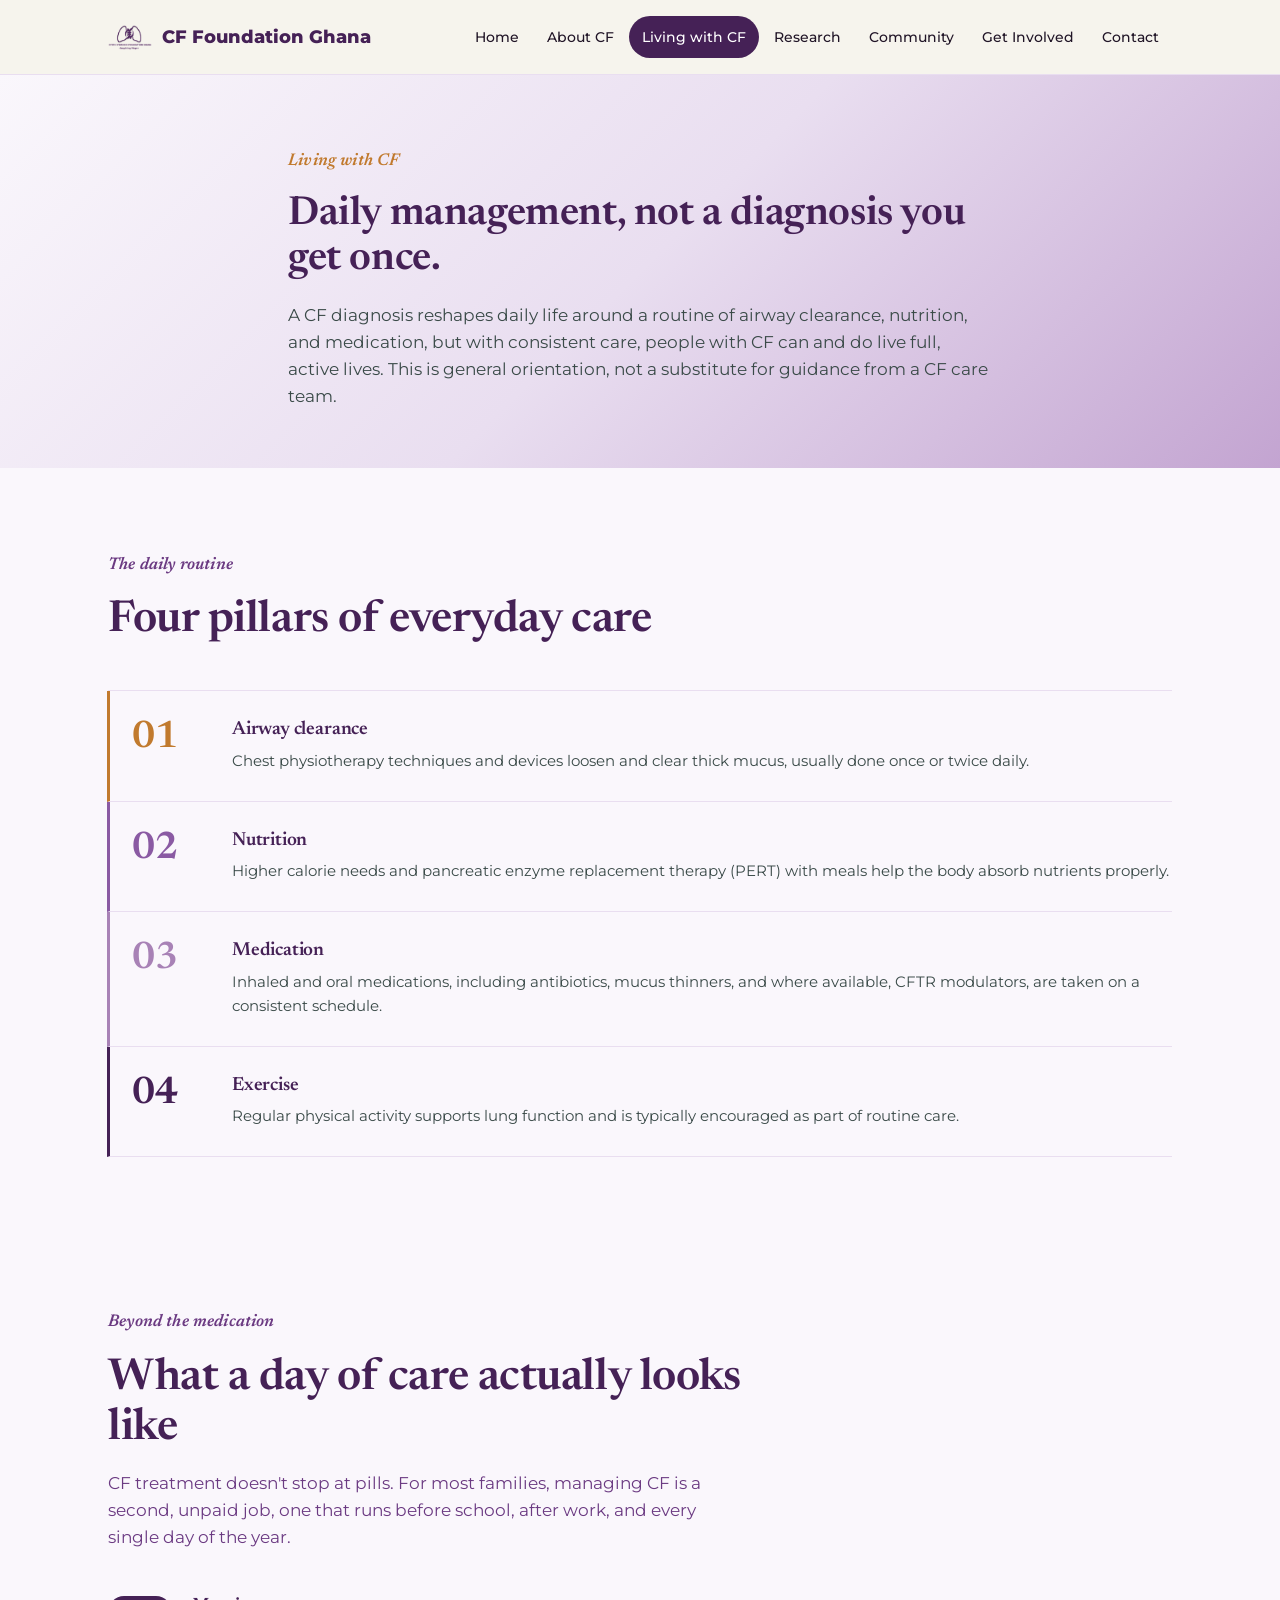
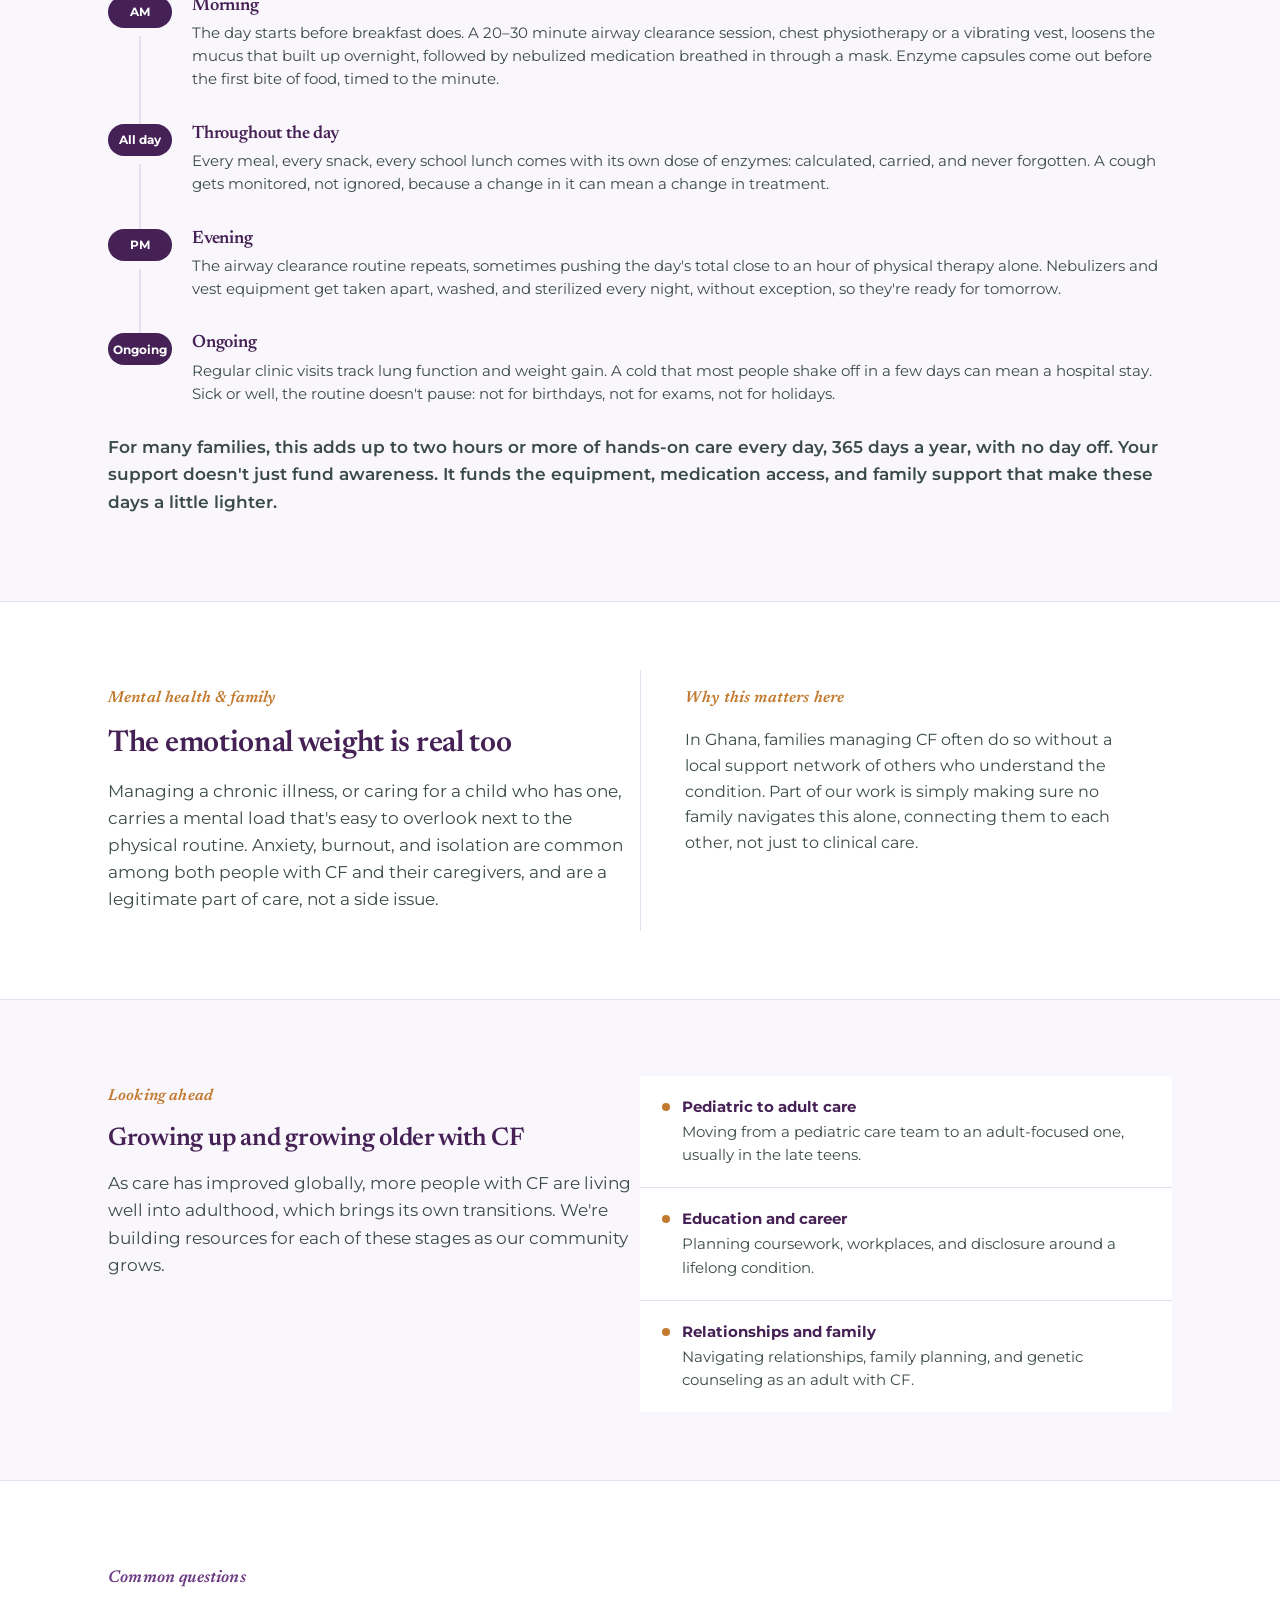
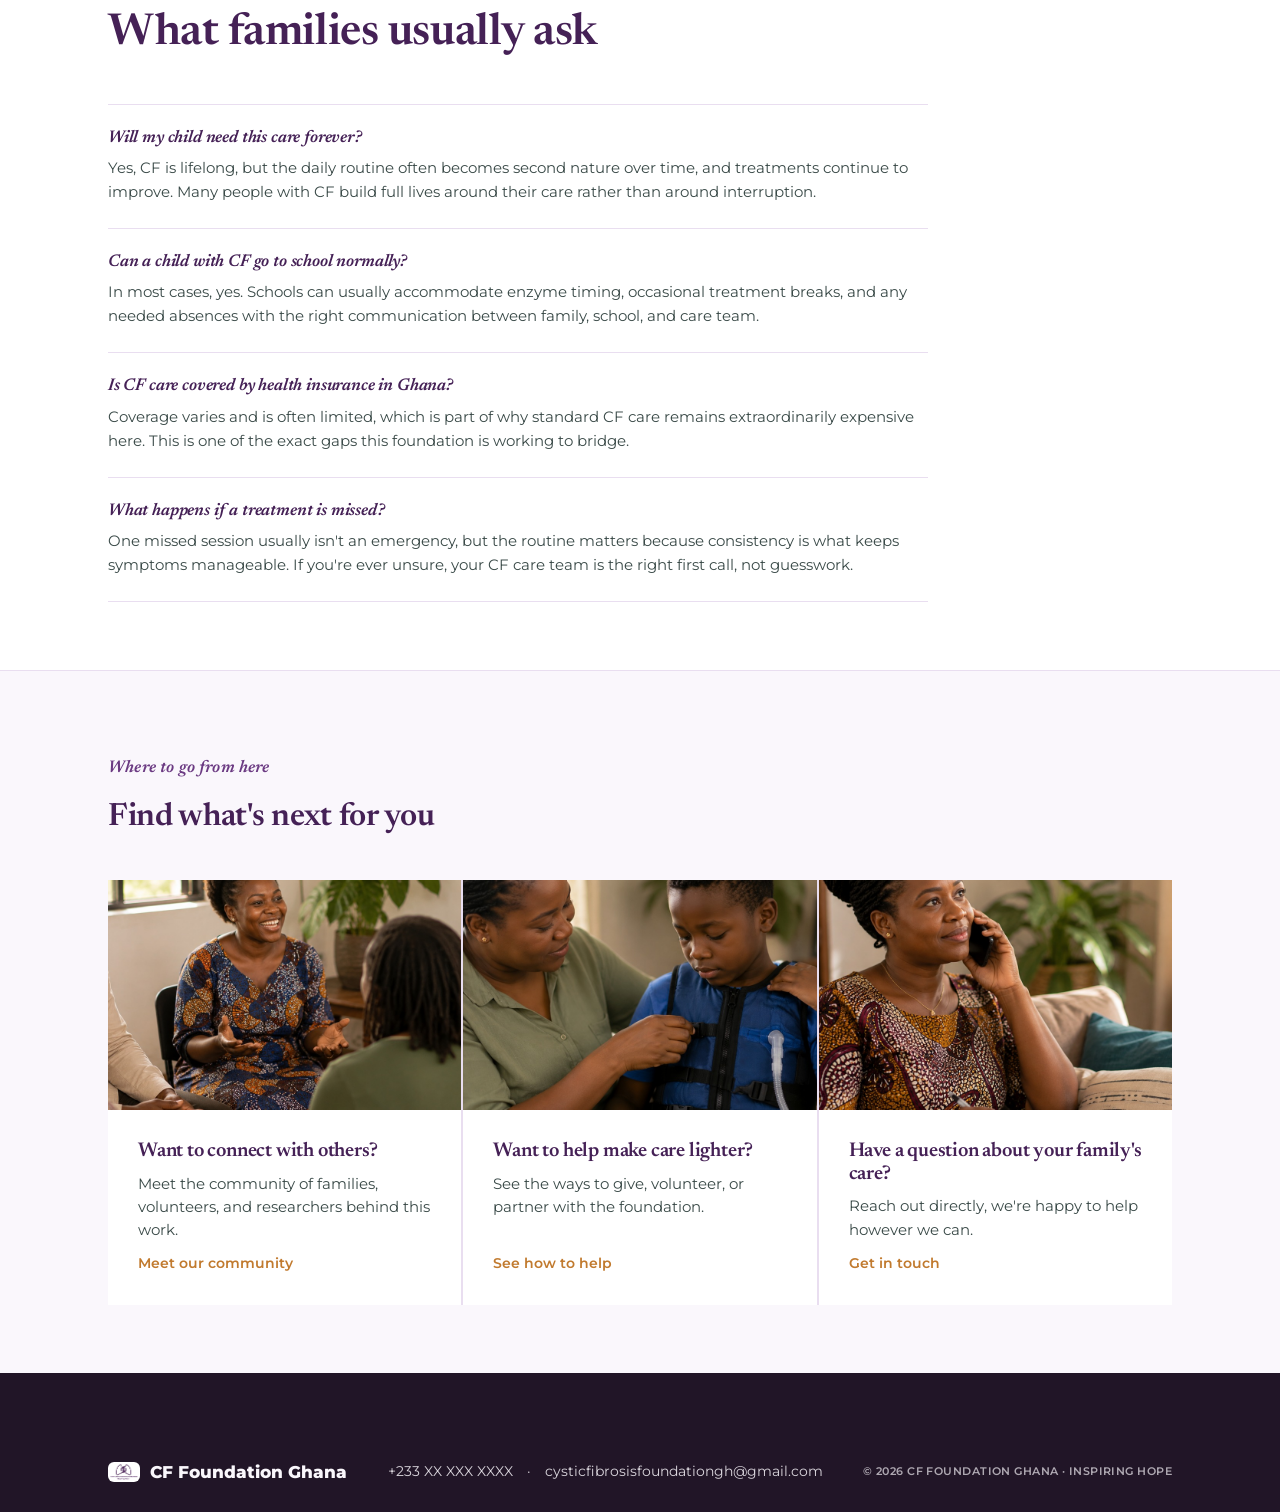
<file: living-with-cf.html>
<!DOCTYPE html>
<html lang="en">
<head>
<meta charset="UTF-8">
<meta name="viewport" content="width=device-width, initial-scale=1.0">
<title>Living with CF | CF Foundation Ghana</title>
<link rel="icon" type="image/x-icon" href="favicon.ico">
<meta name="description" content="What daily life with cystic fibrosis actually looks like: the four pillars of care, a day in the life, and support for families navigating a CF diagnosis in Ghana.">
<meta property="og:type" content="website">
<meta property="og:title" content="Living with CF | CF Foundation Ghana">
<meta property="og:description" content="What daily life with cystic fibrosis actually looks like: the four pillars of care, a day in the life, and support for families navigating a CF diagnosis in Ghana.">
<meta property="og:image" content="logo.png">
<meta name="twitter:card" content="summary_large_image">
<meta name="twitter:title" content="Living with CF | CF Foundation Ghana">
<meta name="twitter:description" content="What daily life with cystic fibrosis actually looks like: the four pillars of care, a day in the life, and support for families navigating a CF diagnosis in Ghana.">
<meta name="twitter:image" content="logo.png">
<link rel="preconnect" href="https://fonts.googleapis.com">
<link rel="preconnect" href="https://fonts.gstatic.com" crossorigin>
<link href="https://fonts.googleapis.com/css2?family=Newsreader:ital,wght@0,400;0,500;0,600;1,500;1,600&family=Montserrat:ital,wght@0,400;0,500;0,600;0,700;0,800;1,600&display=swap" rel="stylesheet">
<link rel="stylesheet" href="styles.css">
</head>
<body>

<header class="site">
  <div class="navbar">
    <a href="index.html" class="brand">
      <img class="mark" src="logo.png" alt="CF Foundation Ghana logo">
      CF&nbsp;Foundation&nbsp;Ghana
    </a>
    <button class="menu-toggle" onclick="document.querySelector('nav.links').classList.toggle('open')" aria-label="Toggle menu">☰</button>
    <nav class="links">
      <a href="index.html">Home</a>
      <a href="about-cf.html">About CF</a>
      <a href="living-with-cf.html" class="active">Living with CF</a>
      <a href="research.html">Research</a>
      <a href="community.html">Community</a>
      <a href="get-involved.html">Get Involved</a>
      <a href="contact.html">Contact</a>
    </nav>
  </div>
</header>

<main>
<section class="hero-gradient">
    <div class="wrap intro-block">
      <p class="eyebrow">Living with CF</p>
      <h2 style="margin-top:10px; font-size:clamp(28px,4vw,40px);">Daily management, not a diagnosis you get once.</h2>
      <p style="margin-top:18px; color:#3a4a48;">A CF diagnosis reshapes daily life around a routine of airway clearance, nutrition, and medication, but with consistent care, people with CF can and do live full, active lives. This is general orientation, not a substitute for guidance from a CF care team.</p>
    </div>
  </section>

  <section class="tight">
    <div class="wrap">
      <div class="section-head">
        <p class="eyebrow">The daily routine</p>
        <h2>Four pillars of everyday care</h2>
      </div>
      <div class="pillar-list">
        <div class="prow p1">
          <p class="pnum">01</p>
          <div><h3>Airway clearance</h3><p>Chest physiotherapy techniques and devices loosen and clear thick mucus, usually done once or twice daily.</p></div>
        </div>
        <div class="prow p2">
          <p class="pnum">02</p>
          <div><h3>Nutrition</h3><p>Higher calorie needs and pancreatic enzyme replacement therapy (PERT) with meals help the body absorb nutrients properly.</p></div>
        </div>
        <div class="prow p3">
          <p class="pnum">03</p>
          <div><h3>Medication</h3><p>Inhaled and oral medications, including antibiotics, mucus thinners, and where available, CFTR modulators, are taken on a consistent schedule.</p></div>
        </div>
        <div class="prow p4">
          <p class="pnum">04</p>
          <div><h3>Exercise</h3><p>Regular physical activity supports lung function and is typically encouraged as part of routine care.</p></div>
        </div>
      </div>
    </div>
  </section>

  <section class="tight">
    <div class="wrap">
      <div class="section-head">
        <p class="eyebrow">Beyond the medication</p>
        <h2>What a day of care actually looks like</h2>
        <p>CF treatment doesn't stop at pills. For most families, managing CF is a second, unpaid job, one that runs before school, after work, and every single day of the year.</p>
      </div>
      <div class="timeline wide-dots">
        <div class="tstep">
          <div class="tdot">AM</div>
          <div><h3>Morning</h3><p>The day starts before breakfast does. A 20–30 minute airway clearance session, chest physiotherapy or a vibrating vest, loosens the mucus that built up overnight, followed by nebulized medication breathed in through a mask. Enzyme capsules come out before the first bite of food, timed to the minute.</p></div>
        </div>
        <div class="tstep">
          <div class="tdot">All day</div>
          <div><h3>Throughout the day</h3><p>Every meal, every snack, every school lunch comes with its own dose of enzymes: calculated, carried, and never forgotten. A cough gets monitored, not ignored, because a change in it can mean a change in treatment.</p></div>
        </div>
        <div class="tstep">
          <div class="tdot">PM</div>
          <div><h3>Evening</h3><p>The airway clearance routine repeats, sometimes pushing the day's total close to an hour of physical therapy alone. Nebulizers and vest equipment get taken apart, washed, and sterilized every night, without exception, so they're ready for tomorrow.</p></div>
        </div>
        <div class="tstep">
          <div class="tdot">Ongoing</div>
          <div><h3>Ongoing</h3><p>Regular clinic visits track lung function and weight gain. A cold that most people shake off in a few days can mean a hospital stay. Sick or well, the routine doesn't pause: not for birthdays, not for exams, not for holidays.</p></div>
        </div>
      </div>
      <p style="margin-top:28px; color:#3a4a48; font-weight:600;">For many families, this adds up to two hours or more of hands-on care every day, 365 days a year, with no day off. Your support doesn't just fund awareness. It funds the equipment, medication access, and family support that make these days a little lighter.</p>
    </div>
  </section>

  <section class="tight" style="background:var(--white); border-top:1px solid var(--salt-2); border-bottom:1px solid var(--salt-2);">
    <div class="wrap grid-2">
      <div>
        <p class="eyebrow">Mental health &amp; family</p>
        <h2 style="margin-top:10px; font-size:clamp(24px,3vw,30px);">The emotional weight is real too</h2>
        <p style="margin-top:16px; color:#3a4a48;">Managing a chronic illness, or caring for a child who has one, carries a mental load that's easy to overlook next to the physical routine. Anxiety, burnout, and isolation are common among both people with CF and their caregivers, and are a legitimate part of care, not a side issue.</p>
      </div>
      <div class="founder">
        <p class="eyebrow">Why this matters here</p>
        <p style="margin-top:12px;">In Ghana, families managing CF often do so without a local support network of others who understand the condition. Part of our work is simply making sure no family navigates this alone, connecting them to each other, not just to clinical care.</p>
      </div>
    </div>
  </section>

  <section class="tight">
    <div class="wrap grid-2">
      <div>
        <p class="eyebrow">Looking ahead</p>
        <h2 style="margin-top:8px;">Growing up and growing older with CF</h2>
        <p style="margin-top:16px; color:#3a4a48;">As care has improved globally, more people with CF are living well into adulthood, which brings its own transitions. We're building resources for each of these stages as our community grows.</p>
      </div>
      <div class="stage-list" style="margin-top:8px;">
        <div class="symptom-item"><span class="sdot"></span><p><strong>Pediatric to adult care</strong>Moving from a pediatric care team to an adult-focused one, usually in the late teens.</p></div>
        <div class="symptom-item"><span class="sdot"></span><p><strong>Education and career</strong>Planning coursework, workplaces, and disclosure around a lifelong condition.</p></div>
        <div class="symptom-item"><span class="sdot"></span><p><strong>Relationships and family</strong>Navigating relationships, family planning, and genetic counseling as an adult with CF.</p></div>
      </div>
    </div>
  </section>

  <section class="tight" style="background:var(--white); border-top:1px solid var(--salt-2); border-bottom:1px solid var(--salt-2);">
    <div class="wrap">
      <div class="section-head">
        <p class="eyebrow">Common questions</p>
        <h2>What families usually ask</h2>
      </div>
      <div class="faq-list">
        <div class="faq-item"><h3>Will my child need this care forever?</h3><p>Yes, CF is lifelong, but the daily routine often becomes second nature over time, and treatments continue to improve. Many people with CF build full lives around their care rather than around interruption.</p></div>
        <div class="faq-item"><h3>Can a child with CF go to school normally?</h3><p>In most cases, yes. Schools can usually accommodate enzyme timing, occasional treatment breaks, and any needed absences with the right communication between family, school, and care team.</p></div>
        <div class="faq-item"><h3>Is CF care covered by health insurance in Ghana?</h3><p>Coverage varies and is often limited, which is part of why standard CF care remains extraordinarily expensive here. This is one of the exact gaps this foundation is working to bridge.</p></div>
        <div class="faq-item"><h3>What happens if a treatment is missed?</h3><p>One missed session usually isn't an emergency, but the routine matters because consistency is what keeps symptoms manageable. If you're ever unsure, your CF care team is the right first call, not guesswork.</p></div>
      </div>
    </div>
  </section>

  <section class="tight">
    <div class="wrap">
      <div class="section-head">
        <p class="eyebrow">Where to go from here</p>
        <h2 style="font-size:clamp(24px,3vw,32px);">Find what's next for you</h2>
      </div>
      <div class="imgcard-grid three-col">
        <div class="imgcard">
          <div class="ihead has-photo"><img src="connect-others.jpg" alt="A small group sitting together in warm conversation"></div>
          <div class="ibody">
            <h3>Want to connect with others?</h3>
            <p>Meet the community of families, volunteers, and researchers behind this work.</p>
            <a href="community.html">Meet our community</a>
          </div>
        </div>
        <div class="imgcard">
          <div class="ihead alt has-photo"><img src="care-lighter.jpg" alt="A mother helping her son fasten his airway clearance vest"></div>
          <div class="ibody">
            <h3>Want to help make care lighter?</h3>
            <p>See the ways to give, volunteer, or partner with the foundation.</p>
            <a href="get-involved.html">See how to help</a>
          </div>
        </div>
        <div class="imgcard">
          <div class="ihead has-photo"><img src="family-care-question.jpg" alt="A woman on the phone while writing in a notebook"></div>
          <div class="ibody">
            <h3>Have a question about your family's care?</h3>
            <p>Reach out directly, we're happy to help however we can.</p>
            <a href="contact.html">Get in touch</a>
          </div>
        </div>
      </div>
    </div>
  </section>
</main>

<footer>
  <div class="wrap">
    <span class="fmark" style="display:flex; align-items:center; gap:10px;">
      <img src="logo.png" alt="" style="width:32px; height:auto; border-radius:6px; background:#fff; padding:2px;">
      CF Foundation Ghana
    </span>
    <div class="fcontact">
      <a href="tel:+233XXXXXXXXX">+233 XX XXX XXXX</a>
      <span aria-hidden="true">&middot;</span>
      <a href="mailto:cysticfibrosisfoundationgh@gmail.com">cysticfibrosisfoundationgh@gmail.com</a>
    </div>
    <span class="fnote">© 2026 CF FOUNDATION GHANA · INSPIRING HOPE</span>
  </div>
</footer>

<script>
  document.querySelectorAll('nav.links a').forEach(a => {
    if (a.getAttribute('href') === location.pathname.split('/').pop()) a.classList.add('active');
  });
</script>

<button id="backToTop" aria-label="Back to top" title="Back to top">
  <svg viewBox="0 0 24 24" fill="none" stroke="currentColor" stroke-width="2.5" stroke-linecap="round" stroke-linejoin="round"><path d="M12 19V5"/><path d="M5 12l7-7 7 7"/></svg>
</button>
<script>
  const backToTopBtn = document.getElementById('backToTop');
  window.addEventListener('scroll', () => {
    if (window.scrollY > 400) backToTopBtn.classList.add('show');
    else backToTopBtn.classList.remove('show');
  });
  backToTopBtn.addEventListener('click', () => {
    window.scrollTo({ top: 0, behavior: 'smooth' });
  });
</script>

</body>
</html>
</file>
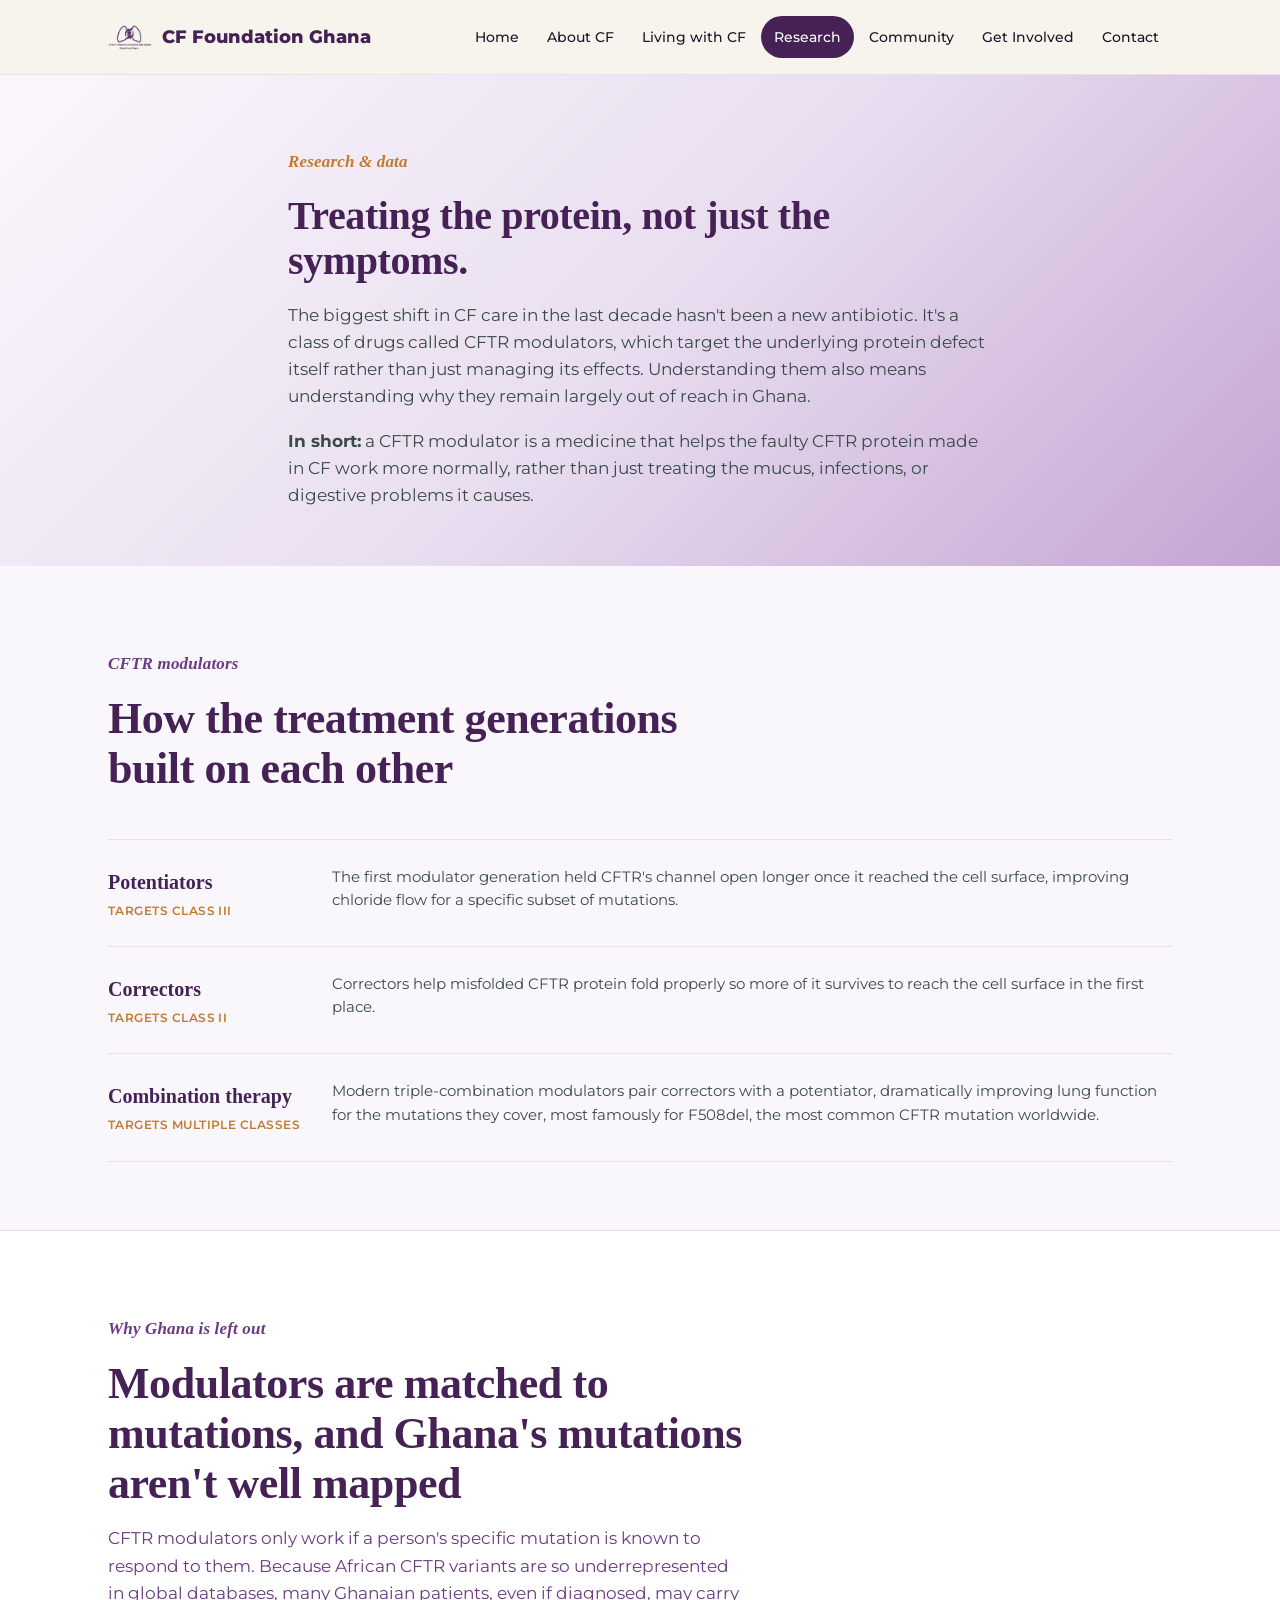
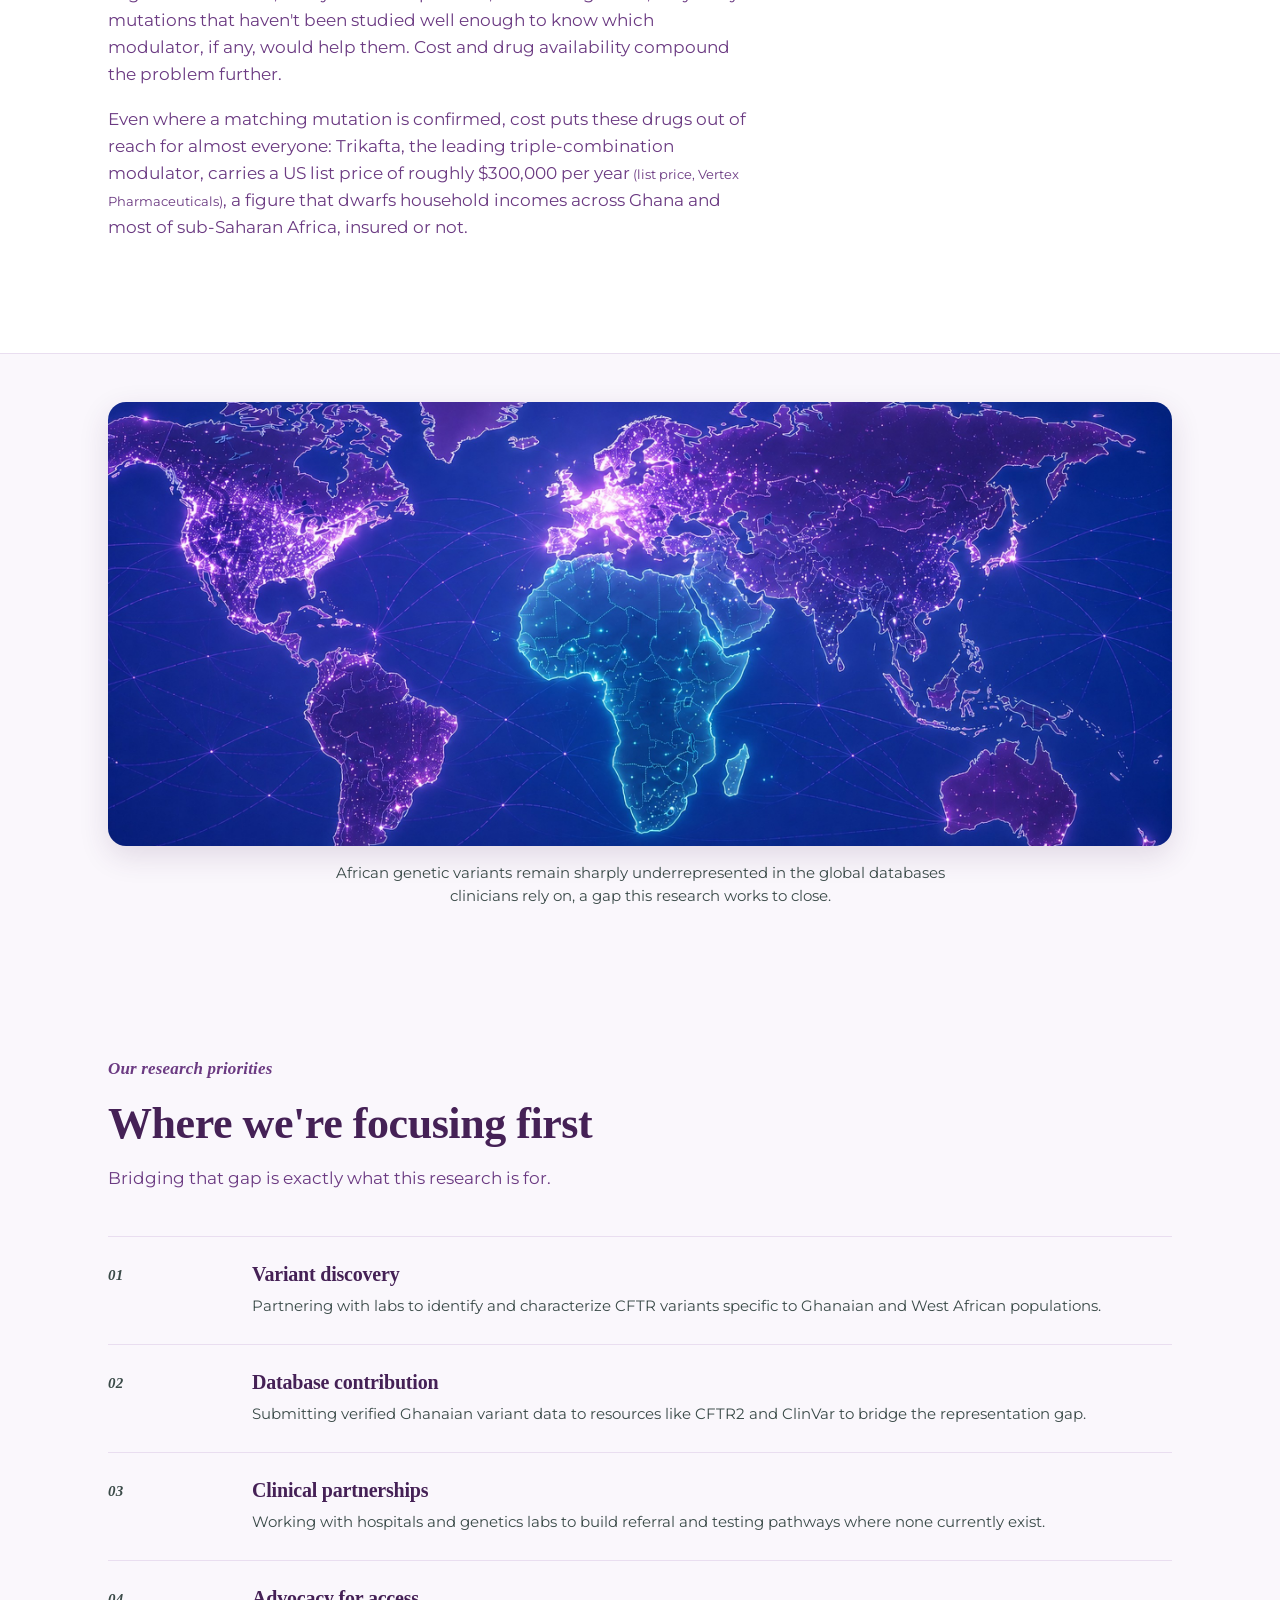
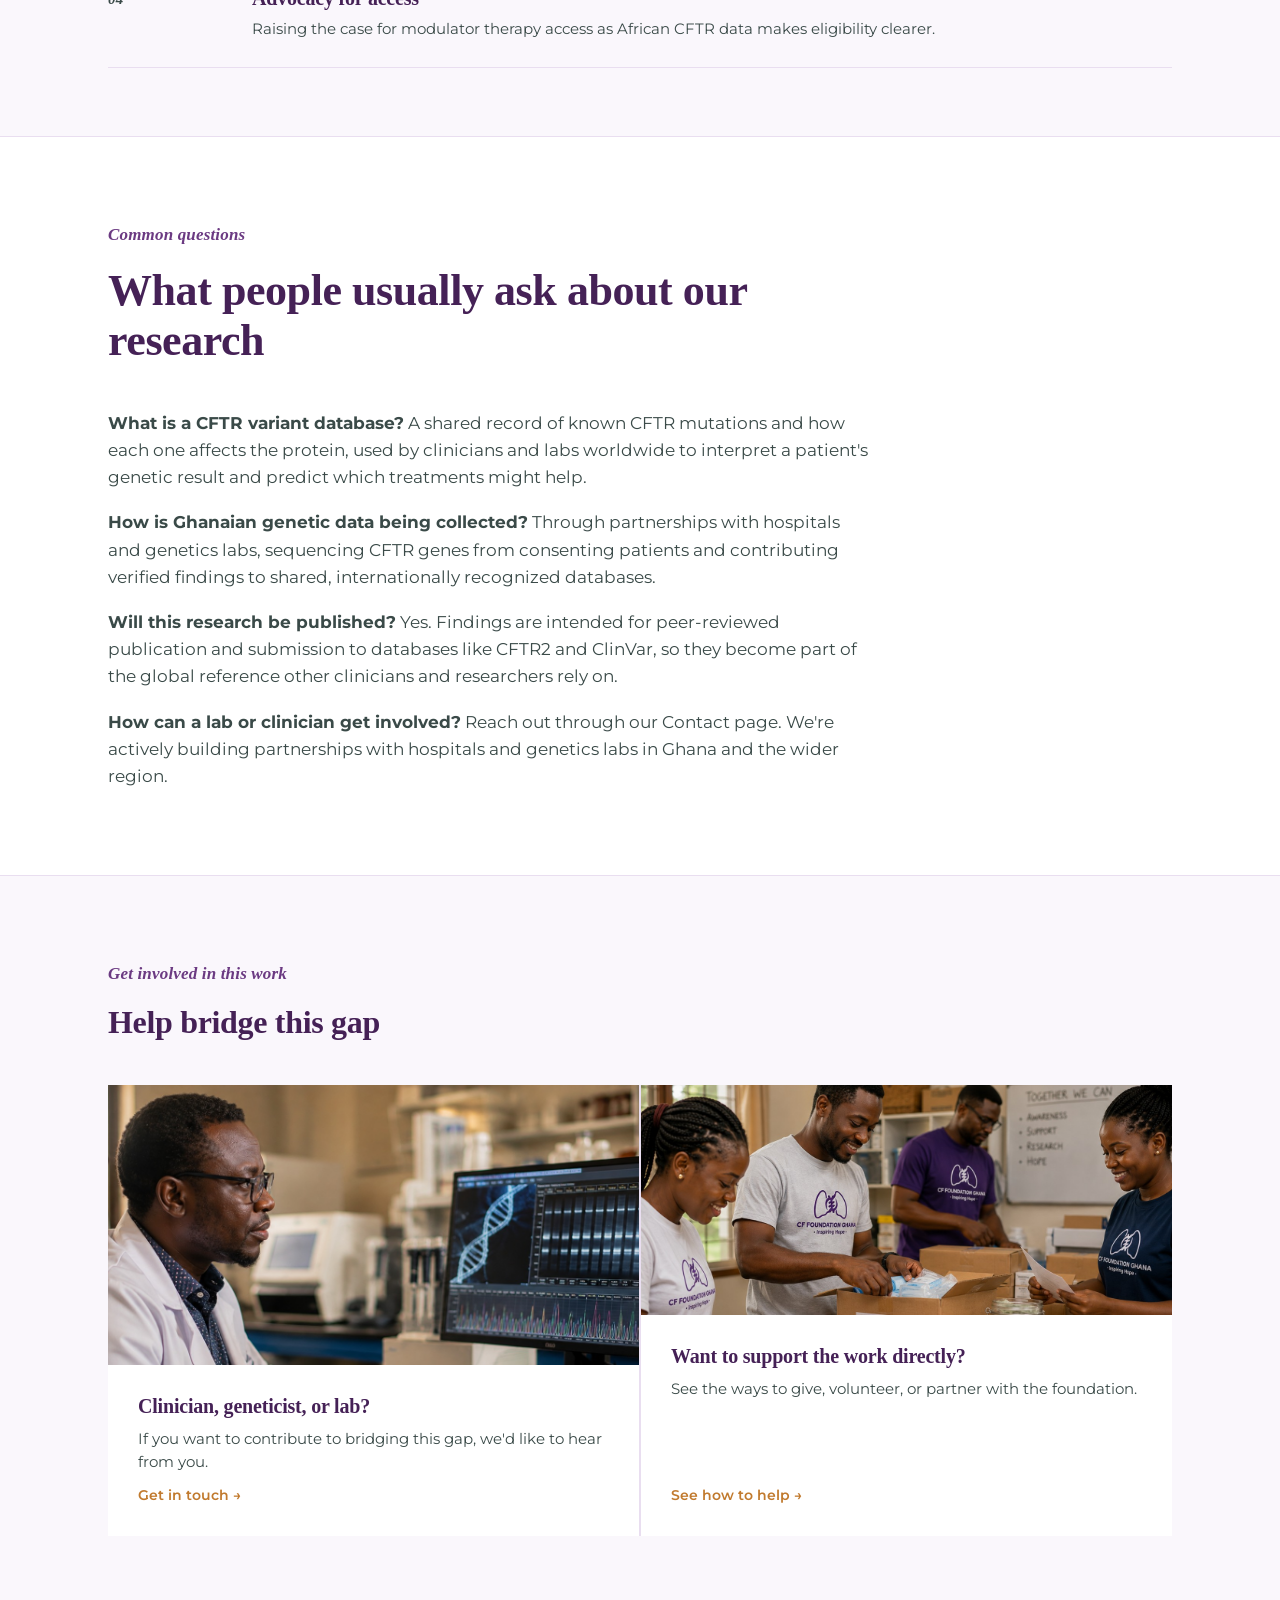
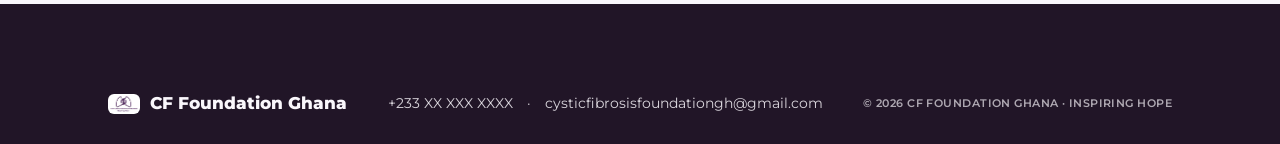
<file: research.html>
<!DOCTYPE html>
<html lang="en">
<head>
<meta charset="UTF-8">
<meta name="viewport" content="width=device-width, initial-scale=1.0">
<title>Research & Data | CF Foundation Ghana</title>
<link rel="icon" type="image/x-icon" href="favicon.ico">
<meta name="description" content="How CFTR modulators work, why Ghana is left out of them, and the research priorities CF Foundation Ghana is pursuing to bridge the African genetic data gap.">
<meta property="og:type" content="website">
<meta property="og:title" content="Research & Data | CF Foundation Ghana">
<meta property="og:description" content="How CFTR modulators work, why Ghana is left out of them, and the research priorities CF Foundation Ghana is pursuing to bridge the African genetic data gap.">
<meta property="og:image" content="logo.png">
<meta name="twitter:card" content="summary_large_image">
<meta name="twitter:title" content="Research & Data | CF Foundation Ghana">
<meta name="twitter:description" content="How CFTR modulators work, why Ghana is left out of them, and the research priorities CF Foundation Ghana is pursuing to bridge the African genetic data gap.">
<meta name="twitter:image" content="logo.png">
<link rel="preconnect" href="https://fonts.googleapis.com">
<link rel="preconnect" href="https://fonts.gstatic.com" crossorigin>
<link href="https://fonts.googleapis.com/css2?family=Montserrat:ital,wght@0,400;0,500;0,600;0,700;0,800;1,600&display=swap" rel="stylesheet">
<link rel="stylesheet" href="styles.css">
</head>
<body>

<header class="site">
  <div class="navbar">
    <a href="index.html" class="brand">
      <img class="mark" src="logo.png" alt="CF Foundation Ghana logo">
      CF&nbsp;Foundation&nbsp;Ghana
    </a>
    <button class="menu-toggle" onclick="document.querySelector('nav.links').classList.toggle('open')" aria-label="Toggle menu">☰</button>
    <nav class="links">
      <a href="index.html">Home</a>
      <a href="about-cf.html">About CF</a>
      <a href="living-with-cf.html">Living with CF</a>
      <a href="research.html" class="active">Research</a>
      <a href="community.html">Community</a>
      <a href="get-involved.html">Get Involved</a>
      <a href="contact.html">Contact</a>
    </nav>
  </div>
</header>

<main>
<section class="hero-gradient">
    <div class="wrap intro-block">
      <p class="eyebrow">Research &amp; data</p>
      <h2 style="margin-top:10px; font-size:clamp(28px,4vw,40px);">Treating the protein, not just the symptoms.</h2>
      <p style="margin-top:18px; color:#3a4a48;">The biggest shift in CF care in the last decade hasn't been a new antibiotic. It's a class of drugs called CFTR modulators, which target the underlying protein defect itself rather than just managing its effects. Understanding them also means understanding why they remain largely out of reach in Ghana.</p>
      <p style="margin-top:12px; color:#3a4a48;"><strong>In short:</strong> a CFTR modulator is a medicine that helps the faulty CFTR protein made in CF work more normally, rather than just treating the mucus, infections, or digestive problems it causes.</p>
    </div>
  </section>

  <section class="tight">
    <div class="wrap">
      <div class="section-head">
        <p class="eyebrow">CFTR modulators</p>
        <h2>How the treatment generations built on each other</h2>
      </div>
      <div class="mod-grid">
        <div class="mod-item">
          <div><span class="mname">Potentiators</span><span class="mtarget">TARGETS CLASS III</span></div>
          <p>The first modulator generation held CFTR's channel open longer once it reached the cell surface, improving chloride flow for a specific subset of mutations.</p>
        </div>
        <div class="mod-item">
          <div><span class="mname">Correctors</span><span class="mtarget">TARGETS CLASS II</span></div>
          <p>Correctors help misfolded CFTR protein fold properly so more of it survives to reach the cell surface in the first place.</p>
        </div>
        <div class="mod-item">
          <div><span class="mname">Combination therapy</span><span class="mtarget">TARGETS MULTIPLE CLASSES</span></div>
          <p>Modern triple-combination modulators pair correctors with a potentiator, dramatically improving lung function for the mutations they cover, most famously for F508del, the most common CFTR mutation worldwide.</p>
        </div>
      </div>
    </div>
  </section>

  <section class="tight" style="background:var(--white); border-top:1px solid var(--salt-2); border-bottom:1px solid var(--salt-2);">
    <div class="wrap">
      <div class="section-head">
        <p class="eyebrow">Why Ghana is left out</p>
        <h2>Modulators are matched to mutations, and Ghana's mutations aren't well mapped</h2>
        <p>CFTR modulators only work if a person's specific mutation is known to respond to them. Because African CFTR variants are so underrepresented in global databases, many Ghanaian patients, even if diagnosed, may carry mutations that haven't been studied well enough to know which modulator, if any, would help them. Cost and drug availability compound the problem further.</p>
        <p style="margin-top:14px;">Even where a matching mutation is confirmed, cost puts these drugs out of reach for almost everyone: Trikafta, the leading triple-combination modulator, carries a US list price of roughly $300,000 per year<span style="font-size:13px; color:var(--teal);"> (list price, Vertex Pharmaceuticals)</span>, a figure that dwarfs household incomes across Ghana and most of sub-Saharan Africa, insured or not.</p>
      </div>
    </div>
  </section>

  <section class="map-band">
    <div class="wrap">
      <div class="map-frame"><img src="data-gap-map.jpg" alt="World map showing dense genetic data representation over North America and Europe, and sparse representation over Africa"></div>
      <p class="map-caption">African genetic variants remain sharply underrepresented in the global databases clinicians rely on, a gap this research works to close.</p>
    </div>
  </section>

  <section class="tight">
    <div class="wrap">
      <div class="section-head">
        <p class="eyebrow">Our research priorities</p>
        <h2>Where we're focusing first</h2>
        <p>Bridging that gap is exactly what this research is for.</p>
      </div>
      <div class="pillars">
        <div class="pillar">
          <p class="eyebrow">01</p>
          <div><h3>Variant discovery</h3><p>Partnering with labs to identify and characterize CFTR variants specific to Ghanaian and West African populations.</p></div>
        </div>
        <div class="pillar">
          <p class="eyebrow">02</p>
          <div><h3>Database contribution</h3><p>Submitting verified Ghanaian variant data to resources like CFTR2 and ClinVar to bridge the representation gap.</p></div>
        </div>
        <div class="pillar">
          <p class="eyebrow">03</p>
          <div><h3>Clinical partnerships</h3><p>Working with hospitals and genetics labs to build referral and testing pathways where none currently exist.</p></div>
        </div>
        <div class="pillar">
          <p class="eyebrow">04</p>
          <div><h3>Advocacy for access</h3><p>Raising the case for modulator therapy access as African CFTR data makes eligibility clearer.</p></div>
        </div>
      </div>
    </div>
  </section>

  <section class="tight" style="background:var(--white); border-top:1px solid var(--salt-2); border-bottom:1px solid var(--salt-2);">
    <div class="wrap">
      <div class="section-head">
        <p class="eyebrow">Common questions</p>
        <h2>What people usually ask about our research</h2>
      </div>
      <ul style="margin-top:8px; padding-left:0; list-style:none; display:flex; flex-direction:column; gap:18px; max-width:760px;">
        <li style="color:#3a4a48;"><strong>What is a CFTR variant database?</strong> A shared record of known CFTR mutations and how each one affects the protein, used by clinicians and labs worldwide to interpret a patient's genetic result and predict which treatments might help.</li>
        <li style="color:#3a4a48;"><strong>How is Ghanaian genetic data being collected?</strong> Through partnerships with hospitals and genetics labs, sequencing CFTR genes from consenting patients and contributing verified findings to shared, internationally recognized databases.</li>
        <li style="color:#3a4a48;"><strong>Will this research be published?</strong> Yes. Findings are intended for peer-reviewed publication and submission to databases like CFTR2 and ClinVar, so they become part of the global reference other clinicians and researchers rely on.</li>
        <li style="color:#3a4a48;"><strong>How can a lab or clinician get involved?</strong> Reach out through our Contact page. We're actively building partnerships with hospitals and genetics labs in Ghana and the wider region.</li>
      </ul>
    </div>
  </section>

  <section class="tight">
    <div class="wrap">
      <div class="section-head">
        <p class="eyebrow">Get involved in this work</p>
        <h2 style="font-size:clamp(24px,3vw,32px);">Help bridge this gap</h2>
      </div>
      <div class="imgcard-grid">
        <div class="imgcard">
          <div class="ihead has-photo"><img src="lab-research.jpg" alt="A researcher in a lab coat reviewing a DNA sequencing readout"></div>
          <div class="ibody">
            <h3>Clinician, geneticist, or lab?</h3>
            <p>If you want to contribute to bridging this gap, we'd like to hear from you.</p>
            <a href="contact.html">Get in touch →</a>
          </div>
        </div>
        <div class="imgcard">
          <div class="ihead alt has-photo"><img src="support-work.jpg" alt="CF Foundation Ghana volunteers packing donation boxes"></div>
          <div class="ibody">
            <h3>Want to support the work directly?</h3>
            <p>See the ways to give, volunteer, or partner with the foundation.</p>
            <a href="get-involved.html">See how to help →</a>
          </div>
        </div>
      </div>
    </div>
  </section>
</main>

<footer>
  <div class="wrap">
    <span class="fmark" style="display:flex; align-items:center; gap:10px;">
      <img src="logo.png" alt="" style="width:32px; height:auto; border-radius:6px; background:#fff; padding:2px;">
      CF Foundation Ghana
    </span>
    <div class="fcontact">
      <a href="tel:+233XXXXXXXXX">+233 XX XXX XXXX</a>
      <span aria-hidden="true">&middot;</span>
      <a href="mailto:cysticfibrosisfoundationgh@gmail.com">cysticfibrosisfoundationgh@gmail.com</a>
    </div>
    <span class="fnote">© 2026 CF FOUNDATION GHANA · INSPIRING HOPE</span>
  </div>
</footer>

<script>
  document.querySelectorAll('nav.links a').forEach(a => {
    if (a.getAttribute('href') === location.pathname.split('/').pop()) a.classList.add('active');
  });
</script>

<button id="backToTop" aria-label="Back to top" title="Back to top">
  <svg viewBox="0 0 24 24" fill="none" stroke="currentColor" stroke-width="2.5" stroke-linecap="round" stroke-linejoin="round"><path d="M12 19V5"/><path d="M5 12l7-7 7 7"/></svg>
</button>
<script>
  const backToTopBtn = document.getElementById('backToTop');
  window.addEventListener('scroll', () => {
    if (window.scrollY > 400) backToTopBtn.classList.add('show');
    else backToTopBtn.classList.remove('show');
  });
  backToTopBtn.addEventListener('click', () => {
    window.scrollTo({ top: 0, behavior: 'smooth' });
  });
</script>

</body>
</html>
</file>
<file: styles.css>
:root{
    --ink:#211527;
    --deep:#452156;
    --deep-2:#331343;
    --teal:#6b3a82;
    --teal-light:#8a5aa3;
    --salt:#faf7fc;
    --salt-2:#e9def0;
    --gold:#a882b6;
    --gold-light:#c3a4d1;
    --amber:#c17a2e;
    --amber-light:#e3a35c;
    --white:#ffffff;
    --max:1120px;
  }
  *{box-sizing:border-box;}
  html{scroll-behavior:smooth;}
  body{
    margin:0;
    background:var(--salt);
    color:#3a4a48;
    font-family:'Montserrat', sans-serif;
    font-weight:400;
    font-size:17px;
    line-height:1.6;
    -webkit-font-smoothing:antialiased;
  }
  h1,h2,h3{
    font-family:'Newsreader', serif;
    font-weight:600;
    line-height:1.14;
    letter-spacing:-.01em;
    margin:0;
    color:var(--deep);
  }
  h1{font-weight:500;}
  a{color:inherit;}
  .eyebrow{
    font-family:'Newsreader', serif;
    font-style:italic;
    font-weight:600;
    font-size:16px;
    letter-spacing:.01em;
    text-transform:none;
    color:var(--amber);
  }
  .wrap{max-width:var(--max); margin:0 auto; padding:0 28px;}
  img,svg{display:block;}
  button{font-family:inherit; cursor:pointer;}
  :focus-visible{outline:3px solid var(--amber); outline-offset:3px;}

  /* ---------- NAV ---------- */
  header.site{
    position:sticky; top:0; z-index:50;
    background:rgba(246,243,236,.92);
    backdrop-filter:blur(8px);
    border-bottom:1px solid var(--salt-2);
  }
  .navbar{
    display:flex; align-items:center; justify-content:space-between;
    padding:16px 28px;
    max-width:var(--max); margin:0 auto;
  }
  .brand{
    display:flex; align-items:center; gap:10px;
    font-family:'Montserrat', sans-serif; font-weight:800; font-size:18px;
    text-decoration:none; color:var(--deep);
  }
  .brand .mark{width:44px; height:auto; flex:none;}
  nav.links{display:flex; gap:2px; align-items:center;}
  nav.links a{
    text-decoration:none;
    display:inline-block;
    background:none; border:none; padding:10px 13px;
    font-family:'Montserrat', sans-serif; font-size:14px; font-weight:500; color:var(--ink);
    border-radius:100px; transition:background .18s, color .18s;
    white-space:nowrap;
  }
  nav.links a:hover{background:var(--salt-2);}
  nav.links a.active{background:var(--deep); color:var(--white);}
  .menu-toggle{display:none; background:none; border:1px solid var(--ink); border-radius:8px; padding:8px 10px;}
  @media (max-width:960px){
    nav.links{
      position:absolute; top:64px; left:0; right:0;
      background:var(--white); flex-direction:column; align-items:stretch;
      padding:10px; border-bottom:1px solid var(--salt-2);
      display:none;
    }
    nav.links.open{display:flex;}
    nav.links a{text-align:left;}
    .menu-toggle{display:block;}
  }

  section{padding:96px 0;}
  section.tight{padding:68px 0;}

  .btn{
    display:inline-flex; align-items:center; gap:8px;
    padding:13px 26px; border-radius:100px; font-family:'Montserrat',sans-serif; font-weight:600; font-size:14px;
    letter-spacing:.02em;
    text-decoration:none; border:1px solid transparent; transition:transform .15s, box-shadow .15s;
  }
  .btn:hover{transform:translateY(-1px);}
  .btn-primary{background:var(--amber); color:var(--white);}
  .btn-primary:hover{box-shadow:0 8px 20px rgba(193,122,46,.35);}
  .btn-ghost{background:transparent; color:var(--deep); border-color:var(--ink);}
  .btn-ghost:hover{background:var(--white);}
  .btn-ghost-light{border-color:rgba(255,255,255,.5); color:var(--white);}
  .btn-ghost-light:hover{background:var(--white); color:var(--deep);}

  /* logo hero signature */
  .logo-hero-frame{
    position:relative; width:min(300px,100%); background:var(--salt); border-radius:20px; padding:28px;
    box-shadow:0 20px 50px rgba(0,0,0,.25);
    display:flex; align-items:center; justify-content:center;
  }
  .logo-hero{position:relative; z-index:2; width:100%; height:auto; filter:drop-shadow(0 8px 16px rgba(0,0,0,.12));}
  .pulse-ring{
    position:absolute; z-index:1; width:78%; height:78%; border-radius:50%;
    background:radial-gradient(circle, rgba(255,255,255,.14) 0%, rgba(255,255,255,0) 72%);
    animation:pulse 4.6s ease-in-out infinite;
  }
  @keyframes pulse{ 0%,100%{ transform:scale(1); opacity:.7; } 50%{ transform:scale(1.12); opacity:1; } }
  @media (prefers-reduced-motion: reduce){ .pulse-ring{animation:none;} }

  /* ---------- BAND (unrecognized / understudied / underserved) ---------- */
  .band{ background:var(--deep-2); color:var(--salt); padding:80px 0; }
  .band .wrap{display:grid; grid-template-columns:repeat(3,1fr); gap:0;}
  @media (max-width:760px){ .band .wrap{grid-template-columns:1fr; gap:40px;} }
  .band .card{ padding:0 36px; position:relative; }
  .band .card:not(:first-child){ border-left:1px solid rgba(255,255,255,.18); }
  @media (max-width:760px){ .band .card{padding:0;} .band .card:not(:first-child){border-left:none; border-top:1px solid rgba(255,255,255,.18); padding-top:36px;} }
  .band .card h3{
    font-family:'Newsreader',serif; font-style:italic; font-weight:600; color:var(--amber-light);
    font-size:22px; margin-bottom:14px; letter-spacing:0; text-transform:none;
  }
  .band .card p{margin:0; color:var(--salt); opacity:.88; font-size:15px;}

  .map-band{padding:48px 0;}
  .map-band .map-frame{border-radius:18px; overflow:hidden; box-shadow:0 10px 30px rgba(69,33,86,.14);}
  .map-band .map-frame img{width:100%; height:auto; display:block;}
  .map-band .map-caption{margin-top:16px; text-align:center; font-size:14.5px; color:#3a4a48; max-width:640px; margin-left:auto; margin-right:auto;}

  .diagram-frame{margin-top:32px; padding:32px 24px; background:var(--white); border:1px solid var(--salt-2); border-radius:18px; box-shadow:0 10px 26px rgba(69,33,86,.06);}
  .diagram-frame img{width:100%; height:auto; display:block;}

  /* ---------- CONTENT BLOCKS ---------- */
  .grid-2{display:grid; grid-template-columns:1fr 1fr; gap:0; align-items:stretch;}
  @media (max-width:860px){ .grid-2{grid-template-columns:1fr;} }
  .section-head{max-width:640px; margin-bottom:44px;}
  .section-head h2{font-size:clamp(30px,3.8vw,44px); margin-top:8px;}
  .section-head p{color:var(--teal); margin-top:16px; font-size:17px;}

  /* mission / vision: editorial split with a rule, not two matching boxes */
  .founder{ padding:0 44px; position:relative; }
  .founder:first-child{padding-left:0;}
  .founder:last-child{ border-left:1px solid var(--salt-2); }
  @media (max-width:860px){ .founder{padding:0 !important;} .founder:last-child{border-left:none; border-top:1px solid var(--salt-2); padding-top:36px !important; margin-top:36px;} }
  .founder h3{font-size:clamp(22px,2.6vw,28px);}
  .founder p{font-size:16px;}
  .founder .sig{font-family:'Newsreader', serif; font-style:italic; font-weight:600; margin-top:18px; color:var(--deep);}

  .pillars{display:flex; flex-direction:column; gap:0; margin-top:8px; border-top:1px solid var(--salt-2);}
  .pillar{
    display:grid; grid-template-columns:120px 1fr; gap:24px; align-items:start;
    padding:26px 0; border-bottom:1px solid var(--salt-2);
  }
  @media (max-width:640px){ .pillar{grid-template-columns:1fr; gap:6px;} }
  .pillar .eyebrow{margin:0; font-size:15px;}
  .pillar h3{font-size:20px; margin-bottom:8px;}
  .pillar p{font-size:15px; color:#3a4a48; margin:0;}

  /* ---------- CF INFO PAGE ---------- */
  .intro-block{max-width:760px;}
  .intro-block p{font-size:17px;}

  .mutation-list{display:flex; flex-direction:column; gap:0; margin-top:20px; border-top:1px solid var(--salt-2);}
  .mutation-item{ display:grid; grid-template-columns:64px 1fr; gap:20px; padding:22px 0; border-bottom:1px solid var(--salt-2); }
  .mutation-item .num{ font-family:'Newsreader', serif; font-size:32px; color:var(--amber); font-weight:600; }
  .mutation-item h3{font-size:17px; margin-bottom:6px;}
  .mutation-item p{margin:0; font-size:14.5px; color:#3a4a48;}

  .gap-panel{ background:var(--deep-2); color:var(--salt); border-radius:4px; padding:48px; margin-top:56px; }
  .gap-panel h2{color:var(--white); font-size:28px;}
  .gap-panel .eyebrow{color:var(--amber-light);}
  .gap-grid{display:grid; grid-template-columns:repeat(3,1fr); gap:28px; margin-top:28px;}
  @media (max-width:820px){ .gap-grid{grid-template-columns:1fr;} }
  .gap-grid h3{color:var(--amber-light); font-family:'Newsreader',serif; font-style:italic; font-size:18px; font-weight:600; margin-bottom:10px;}
  .gap-grid p{color:var(--salt); opacity:.9; font-size:14.5px; margin:0;}

  .sweat-note{
    display:flex; gap:20px; align-items:flex-start;
    background:var(--white); border-left:3px solid var(--amber);
    padding:26px 30px; margin-top:56px;
  }
  .sweat-note p{margin:0; font-size:15px; color:#3a4a48;}
  .sweat-note strong{color:var(--deep);}
  .crystal{
    width:30px; height:30px; flex:none; margin-top:4px;
    background:linear-gradient(135deg, var(--amber-light), var(--amber));
    transform:rotate(45deg); border-radius:5px;
    box-shadow:inset 0 0 0 1px rgba(255,255,255,.35), 0 3px 8px rgba(193,122,46,.3);
    position:relative;
  }
  .crystal::after{
    content:""; position:absolute; inset:6px;
    border:1px solid rgba(255,255,255,.45); border-radius:3px;
  }

  /* ---------- STAT ROW ---------- */
  .stat-row{display:grid; grid-template-columns:repeat(3,1fr); gap:0; margin-top:8px; border-top:1px solid var(--salt-2);}
  @media (max-width:760px){ .stat-row{grid-template-columns:1fr;} }
  .stat{ padding:30px 32px 30px 0; border-bottom:1px solid var(--salt-2); }
  .stat:not(:first-child){padding-left:32px;}
  .stat:not(:last-child){border-right:1px solid var(--salt-2);}
  @media (max-width:760px){ .stat:not(:last-child){border-right:none;} .stat{padding-left:0 !important;} }
  .stat .num{ font-family:'Newsreader', serif; font-weight:500; font-size:clamp(36px,4.4vw,52px); color:var(--deep); line-height:1;}
  .stat.unknown .num{color:var(--amber);}
  .stat .label{margin-top:10px; font-size:14px; color:#3a4a48;}

  /* ---------- ORGAN EFFECTS LIST ---------- */
  .organ-list{display:flex; flex-direction:column; gap:0; margin-top:24px; border-top:1px solid var(--salt-2);}
  .organ-item{ display:grid; grid-template-columns:160px 1fr; gap:28px; padding:26px 0; border-bottom:1px solid var(--salt-2); }
  @media (max-width:640px){ .organ-item{grid-template-columns:1fr; gap:6px;} }
  .organ-item .oname{ font-family:'Newsreader', serif; font-style:italic; font-weight:600; font-size:19px; color:var(--deep); }
  .organ-item p{margin:0; font-size:15px; color:#3a4a48;}

  /* ---------- FAQ ---------- */
  .faq-list{display:flex; flex-direction:column; gap:0; margin-top:8px; border-top:1px solid var(--salt-2); max-width:820px;}
  .faq-item{padding:24px 0; border-bottom:1px solid var(--salt-2);}
  .faq-item h3{font-size:17px; font-style:italic; margin-bottom:8px;}
  .faq-item p{margin:0; font-size:15px; color:#3a4a48;}

  /* ---------- GET INVOLVED ---------- */
  .involve-grid{display:grid; grid-template-columns:repeat(2,1fr); gap:1px; background:var(--salt-2); border:1px solid var(--salt-2);}
  @media (max-width:760px){ .involve-grid{grid-template-columns:1fr;} }
  .involve-card{
    padding:36px; background:var(--white);
    display:flex; flex-direction:column; gap:14px;
  }
  .involve-card h3{font-size:22px;}
  .involve-card p{font-size:15px; color:#3a4a48; margin:0;}
  .involve-card .btn{align-self:flex-start; margin-top:6px;}
  .icard-icon{
    width:46px; height:46px; border-radius:50%;
    background:var(--salt-2); color:var(--amber);
    display:flex; align-items:center; justify-content:center;
    flex:none; margin-bottom:2px;
  }
  .icard-icon svg{width:22px; height:22px;}

  /* ---------- SOFT GRADIENT HERO (brand-color wash for page intros) ---------- */
  .hero-gradient{
    background:linear-gradient(135deg, var(--salt) 0%, var(--salt-2) 50%, var(--gold-light) 100%);
    padding-top:56px; padding-bottom:40px;
  }

  /* ---------- DARK ACCENT PANEL (gradient + subtle texture, not a flat fill) ---------- */
  .panel-dark{
    position:relative; overflow:hidden; color:var(--salt);
    background:linear-gradient(135deg, var(--deep) 0%, var(--deep-2) 100%);
  }
  .panel-dark::before{
    content:""; position:absolute; inset:0; pointer-events:none;
    background:
      radial-gradient(circle at 88% 10%, rgba(255,255,255,.08) 0%, rgba(255,255,255,0) 55%),
      radial-gradient(circle at 6% 92%, rgba(227,163,92,.10) 0%, rgba(227,163,92,0) 50%),
      repeating-linear-gradient(135deg, rgba(255,255,255,.025) 0 2px, transparent 2px 30px);
  }
  .panel-dark .wrap{position:relative; z-index:1;}
  .panel-dark .section-head h2{color:var(--white);}
  .panel-dark .section-head .eyebrow{color:var(--amber-light);}
  .panel-dark .section-head p{color:var(--salt); opacity:.85;}
  .panel-dark .involve-grid{background:rgba(255,255,255,.08); border-color:rgba(255,255,255,.12);}
  .panel-dark .involve-card{background:transparent;}
  .panel-dark .involve-card h3{color:var(--amber-light);}
  .panel-dark .involve-card p{color:var(--salt); opacity:.85;}
  .panel-dark .icard-icon{background:rgba(255,255,255,.12); color:var(--amber-light);}
  .panel-dark .btn-ghost{border-color:rgba(255,255,255,.5); color:var(--white);}
  .panel-dark .btn-ghost:hover{background:rgba(255,255,255,.1);}

  /* ---------- CONTACT ---------- */
  .contact-grid{display:grid; grid-template-columns:1fr 1fr; gap:56px;}
  @media (max-width:860px){ .contact-grid{grid-template-columns:1fr;} }
  form.contact{display:flex; flex-direction:column; gap:16px;}
  .field{display:flex; flex-direction:column; gap:6px;}
  .field label{font-size:13px; font-weight:600; color:var(--deep);}
  .field input, .field textarea{
    border:1px solid var(--salt-2); border-radius:4px; padding:12px 14px;
    font-family:inherit; font-size:15px; background:var(--white); color:var(--ink);
  }
  .field textarea{resize:vertical; min-height:120px;}
  .field input:focus, .field textarea:focus{border-color:var(--teal-light);}
  .form-status{font-size:14px; color:var(--teal); min-height:20px;}
  .contact-info{
    display:flex; flex-direction:column; gap:26px;
    background:var(--deep); color:var(--salt); border-radius:4px; padding:36px;
  }
  .contact-info .info-row h3{color:var(--amber-light);}
  .contact-info .info-row p{color:var(--salt); opacity:.9;}
  .info-row{display:flex; gap:16px; align-items:flex-start;}
  .info-row .irow-icon{
    width:38px; height:38px; border-radius:50%; background:var(--amber); color:var(--white);
    display:flex; align-items:center; justify-content:center; flex:none;
  }
  .info-row .irow-icon svg{width:18px; height:18px;}
  .info-row h3{font-size:15px; margin-bottom:4px; color:var(--deep); font-family:'Montserrat',sans-serif; font-weight:700;}
  .info-row p{margin:0; font-size:14.5px; color:#3a4a48;}
  .placeholder-tag{
    display:inline-block; margin-top:4px; font-family:'Montserrat',sans-serif; font-weight:700;
    font-size:11px; color:var(--amber); background:#fbf3df; padding:2px 8px; border-radius:6px;
  }

  /* ---------- NEWLY DIAGNOSED PATHS ---------- */
  .path-grid{display:grid; grid-template-columns:1fr 1fr; gap:1px; background:var(--salt-2); margin-top:8px;}
  @media (max-width:760px){ .path-grid{grid-template-columns:1fr;} }
  .path-card{ background:var(--white); padding:34px; display:flex; flex-direction:column; gap:12px; }
  .path-card h3{font-size:21px;}
  .path-card p{margin:0; font-size:14.5px; color:#3a4a48;}
  .path-card .btn{align-self:flex-start; margin-top:4px;}

  /* ---------- UPDATES / NEWS ---------- */
  .updates-grid{display:flex; flex-direction:column; gap:0; margin-top:8px; border-top:1px solid var(--salt-2);}
  .update-card{
    padding:24px 0; border-bottom:1px solid var(--salt-2);
    display:grid; grid-template-columns:140px 1fr; gap:24px; align-items:baseline;
  }
  @media (max-width:640px){ .update-card{grid-template-columns:1fr; gap:6px;} }
  .update-card .udate{font-family:'Montserrat',sans-serif; font-weight:700; font-size:12.5px; color:var(--amber); letter-spacing:.06em; text-transform:uppercase;}
  .update-card h3{font-size:18px;}
  .update-card p{margin:4px 0 0; font-size:14.5px; color:#3a4a48;}

  /* ---------- TOP BAR ---------- */
  .top-bar{ height:5px; background:var(--amber); }

  /* ---------- BANNER HERO (full-bleed photo + gradient scrim) ---------- */
  .hero-banner{
    position:relative; overflow:hidden;
    min-height:560px; display:flex; align-items:center;
  }
  .hero-banner .hero-bg{ position:absolute; inset:0; z-index:0; }
  .hero-banner .hero-bg img{ width:100%; height:100%; object-fit:cover; display:block; }
  .hero-banner .hero-scrim{
    position:absolute; inset:0; z-index:1; pointer-events:none;
    background:
      linear-gradient(100deg, var(--deep-2) 0%, rgba(51,19,67,.88) 30%, rgba(51,19,67,.42) 58%, rgba(51,19,67,.08) 82%),
      linear-gradient(0deg, rgba(51,19,67,.5) 0%, rgba(51,19,67,0) 34%);
  }
  .hero-banner .wrap{ position:relative; z-index:2; padding:110px 28px; }
  @media (max-width:860px){ .hero-banner .wrap{padding:64px 28px;} }
  .hero-copy{ max-width:600px; display:flex; flex-direction:column; color:var(--salt); }
  .hero-copy .eyebrow{color:var(--amber-light); font-size:17px;}
  .hero-copy h1{color:var(--white); font-size:clamp(38px,5.6vw,60px); max-width:14ch;}
  .hero-copy .lede{ font-family:'Montserrat',sans-serif; color:var(--salt); opacity:.9; max-width:48ch; margin-top:22px; font-size:17px; font-weight:400; }
  .cta-row{display:flex; gap:14px; margin-top:36px; flex-wrap:wrap;}

  /* ---------- SINGLE INTRO CARD ---------- */
  .intro-card{
    background:var(--white); border-radius:4px; border-left:3px solid var(--amber);
    padding:34px 40px; display:flex; align-items:center; justify-content:space-between; gap:28px;
    flex-wrap:wrap; margin-top:-46px; position:relative; z-index:5;
    box-shadow:0 20px 50px rgba(69,33,86,.14);
  }
  .intro-card .itxt{flex:1; min-width:240px;}
  .intro-card h3{font-size:22px; margin-bottom:6px;}
  .intro-card p{margin:0; color:#3a4a48; font-size:14.5px;}

  /* ---------- IMAGE-HEADER CARDS ---------- */
  .imgcard-grid{display:grid; grid-template-columns:repeat(2,1fr); gap:2px; margin-top:8px; background:var(--salt-2);}
  @media (max-width:820px){ .imgcard-grid{grid-template-columns:1fr;} }
  .imgcard-grid.three-col{grid-template-columns:repeat(3,1fr);}
  @media (max-width:900px){ .imgcard-grid.three-col{grid-template-columns:1fr 1fr;} }
  @media (max-width:600px){ .imgcard-grid.three-col{grid-template-columns:1fr;} }
  .imgcard{ background:var(--white); display:flex; flex-direction:column; }
  .imgcard .ihead{ height:230px; position:relative; background:var(--deep); }
  .imgcard .ihead.alt{background:var(--teal);}
  .imgcard .ihead.has-photo{background:var(--salt-2);}
  .imgcard .ihead img{width:100%; height:100%; object-fit:cover; display:block;}
  .imgcard .ibody{padding:30px; display:flex; flex-direction:column; gap:10px; flex:1;}
  .imgcard .ibody h3{font-size:20px;}
  .imgcard .ibody p{margin:0; font-size:14.5px; color:#3a4a48; flex:1;}
  .imgcard .ibody a{font-size:14px; font-weight:600; color:var(--amber); text-decoration:none;}
  .imgcard .ibody a:hover{text-decoration:underline;}

  /* One-off: let the first imgcard in a two-up row run larger, so the pair isn't a mirrored match */
  .imgcard-grid:not(.three-col) .imgcard:first-child .ihead{height:280px;}

  /* ---------- SPLIT BANNER ---------- */
  .split-banner{ display:grid; grid-template-columns:.85fr 1.15fr; gap:0; background:var(--white); }
  @media (max-width:820px){ .split-banner{grid-template-columns:1fr;} }
  .split-banner .simg{ background:var(--deep); min-height:320px; position:relative; }
  .split-banner .simg.has-photo{background:var(--salt-2);}
  .split-banner .simg img{width:100%; height:100%; object-fit:cover; display:block;}
  .split-banner .stxt{padding:48px; display:flex; flex-direction:column; justify-content:center; gap:14px;}
  .split-banner .stxt h2{font-size:clamp(24px,2.8vw,32px);}
  .split-banner .stxt p{margin:0; color:#3a4a48; font-size:15.5px;}
  .split-banner .slinks{display:flex; gap:22px; margin-top:6px; flex-wrap:wrap;}
  .split-banner .slinks a{font-weight:600; color:var(--amber); text-decoration:none; font-size:14.5px;}
  .split-banner .slinks a:hover{text-decoration:underline;}

  /* ---------- TESTIMONIALS: one large quote at a time, not a 3-up card grid ---------- */
  .testimonial-grid{display:flex; flex-direction:column; gap:0; margin-top:8px;}
  .testimonial-card{
    padding:36px 0; border-bottom:1px solid var(--salt-2);
    display:grid; grid-template-columns:1fr auto; gap:24px; align-items:end;
  }
  @media (max-width:700px){ .testimonial-card{grid-template-columns:1fr;} }
  .testimonial-card .ttag{font-family:'Montserrat',sans-serif; font-weight:700; font-size:11.5px; letter-spacing:.08em; text-transform:uppercase; color:var(--amber);}
  .testimonial-card h3{font-size:clamp(20px,2.4vw,26px); line-height:1.35; font-weight:500; font-style:italic;}
  .testimonial-card .tmeta{display:flex; align-items:center; gap:10px; white-space:nowrap;}
  .avatar-circle{
    width:34px; height:34px; border-radius:50%; background:var(--deep); color:var(--white);
    display:flex; align-items:center; justify-content:center; font-size:13px; font-weight:700; flex:none;
  }
  .tmeta .tname{font-size:13px; color:#3a4a48;}

  /* ---------- BOARD ---------- */
  .board-grid{display:grid; grid-template-columns:repeat(3,1fr); gap:24px; margin-top:8px;}
  @media (max-width:760px){ .board-grid{grid-template-columns:1fr;} }
  .board-card{
    background:var(--salt); border-radius:14px; padding:32px 26px; text-align:center;
    box-shadow:0 6px 18px rgba(69,33,86,.08);
  }
  .board-avatar{
    width:84px; height:84px; border-radius:50%; background:var(--deep); color:var(--white);
    display:flex; align-items:center; justify-content:center; margin:0 auto 16px;
    font-family:'Newsreader', serif; font-weight:600; font-size:26px; overflow:hidden;
  }
  .board-avatar.has-photo img{width:100%; height:100%; object-fit:cover;}
  .board-card h3{font-size:19px; margin-bottom:2px;}
  .board-card .brole{
    display:block; font-family:'Montserrat',sans-serif; font-weight:700; font-size:12px;
    letter-spacing:.06em; text-transform:uppercase; color:var(--amber); margin-bottom:12px;
  }
  .board-card p{font-size:14px; color:#3a4a48; margin:0;}

  /* ---------- INQUIRY STRIP ---------- */
  .inquiry-strip{
    background:var(--deep-2); color:var(--salt); border-radius:4px; padding:32px 36px;
    display:flex; align-items:center; justify-content:space-between; gap:20px; flex-wrap:wrap;
  }
  .inquiry-strip .ilabel{font-family:'Montserrat',sans-serif; font-weight:700; font-size:11.5px; letter-spacing:.08em; text-transform:uppercase; color:var(--amber-light);}
  .inquiry-strip .iphone{font-size:22px; font-weight:600; color:var(--white); font-family:'Newsreader',serif;}
  .inquiry-strip .iaddr{font-size:14px; color:var(--salt); opacity:.85;}
  .inquiry-strip .btn-ghost{border-color:rgba(255,255,255,.5); color:var(--white);}
  .inquiry-strip .btn-ghost:hover{background:var(--white); color:var(--deep);}
  .mail-link{color:inherit; text-decoration:none; border-bottom:1px solid transparent; transition:color .15s ease, border-color .15s ease;}
  .mail-link:hover, .mail-link:focus{color:var(--amber-light); border-bottom-color:var(--amber-light);}

  /* ---------- PRICE CALLOUT ---------- */
  .price-callout{
    background:var(--deep-2); color:var(--salt); padding:40px 36px;
    display:flex; flex-direction:column; justify-content:center; gap:10px;
    align-self:stretch;
  }
  .price-callout .plabel{font-family:'Montserrat',sans-serif; font-weight:700; font-size:11.5px; letter-spacing:.08em; text-transform:uppercase; color:var(--amber-light);}
  .price-callout .pnum{font-family:'Newsreader',serif; font-weight:500; font-size:clamp(40px,4.6vw,58px); color:var(--white); line-height:1.05;}
  .price-callout .pnote{font-size:13.5px; color:var(--salt); opacity:.8;}

  /* ---------- STAGE LIST (compact vertical) ---------- */
  .stage-list{display:flex; flex-direction:column; gap:1px; background:var(--salt-2);}
  .stage-list .symptom-item{padding:20px 22px;}
  .timeline{display:flex; flex-direction:column; gap:0; margin-top:24px;}
  .tstep{ display:grid; grid-template-columns:40px 1fr; gap:20px; position:relative; padding-bottom:32px; }
  .tstep:last-child{padding-bottom:0;}
  .tstep .tdot{
    width:40px; height:40px; border-radius:50%; background:var(--deep); color:var(--white);
    display:flex; align-items:center; justify-content:center; font-family:'Montserrat',sans-serif; font-weight:700;
    font-size:16px; position:relative; z-index:2; flex:none;
  }
  .tstep:not(:last-child)::before{
    content:""; position:absolute; left:19px; top:40px; bottom:0; width:2px; background:var(--salt-2); z-index:1;
  }
  .tstep h3{font-size:18px; margin-bottom:6px;}
  .tstep p{margin:0; font-size:14.5px; color:#3a4a48;}
  .timeline.wide-dots .tstep{grid-template-columns:64px 1fr;}
  .timeline.wide-dots .tdot{ width:64px; height:32px; border-radius:16px; padding:0 6px; font-size:12px; }
  .timeline.wide-dots .tstep:not(:last-child)::before{left:31px;}

  /* ---------- SYMPTOM GRID ---------- */
  .symptom-grid{display:grid; grid-template-columns:repeat(2,1fr); gap:1px; margin-top:20px; background:var(--salt-2);}
  @media (max-width:700px){ .symptom-grid{grid-template-columns:1fr;} }
  .symptom-item{ display:flex; gap:12px; align-items:flex-start; background:var(--white); padding:18px 20px; }
  .symptom-item .sdot{width:8px; height:8px; border-radius:50%; background:var(--amber); margin-top:7px; flex:none;}
  .symptom-item p{margin:0; font-size:14.5px; color:#3a4a48;}
  .symptom-item strong{color:var(--deep); display:block; font-size:14.5px; margin-bottom:2px;}

  /* ---------- TIPS GRID ---------- */
  .tips-grid{display:grid; grid-template-columns:repeat(4,1fr); gap:1px; margin-top:8px; background:var(--salt-2);}
  @media (max-width:900px){ .tips-grid{grid-template-columns:1fr 1fr;} }
  @media (max-width:520px){ .tips-grid{grid-template-columns:1fr;} }
  .tip{background:var(--white); padding:26px;}
  .tip .eyebrow{margin-bottom:10px; font-size:14px;}
  .tip h3{font-size:17px; margin-bottom:6px;}
  .tip p{margin:0; font-size:13.5px; color:#3a4a48;}

  /* ---------- PILLAR LIST (editorial numbered rows, each with its own accent) ---------- */
  .pillar-list{display:flex; flex-direction:column; gap:0; margin-top:8px; border-top:1px solid var(--salt-2);}
  .prow{
    display:grid; grid-template-columns:76px 1fr; gap:24px; align-items:start;
    padding:28px 0 28px 22px; border-bottom:1px solid var(--salt-2);
    border-left:3px solid transparent; margin-left:-1px;
    transition:background .2s ease;
  }
  .prow:hover{background:var(--white);}
  @media (max-width:640px){ .prow{grid-template-columns:1fr; gap:8px; padding-left:16px;} }
  .prow .pnum{ font-family:'Newsreader', serif; font-weight:600; font-size:38px; line-height:1; margin:0; }
  .prow h3{font-size:19px; margin-bottom:8px;}
  .prow p{font-size:15px; color:#3a4a48; margin:0;}
  .prow.p1{border-left-color:var(--amber);} .prow.p1 .pnum{color:var(--amber);}
  .prow.p2{border-left-color:var(--teal-light);} .prow.p2 .pnum{color:var(--teal-light);}
  .prow.p3{border-left-color:var(--gold);} .prow.p3 .pnum{color:var(--gold);}
  .prow.p4{border-left-color:var(--deep);} .prow.p4 .pnum{color:var(--deep);}

  /* ---------- MODULATOR GENERATIONS ---------- */
  .mod-grid{display:flex; flex-direction:column; gap:0; margin-top:20px; border-top:1px solid var(--salt-2);}
  .mod-item{ display:grid; grid-template-columns:200px 1fr; gap:24px; padding:26px 0; border-bottom:1px solid var(--salt-2); align-items:start; }
  @media (max-width:640px){ .mod-item{grid-template-columns:1fr; gap:8px;} }
  .mod-item .mname{font-family:'Newsreader',serif; font-weight:600; font-size:20px; color:var(--deep);}
  .mod-item .mtarget{font-family:'Montserrat',sans-serif; font-weight:600; font-size:11.5px; color:var(--amber); margin-top:4px; display:block; letter-spacing:.04em; text-transform:uppercase;}
  .mod-item p{margin:0; font-size:14.5px; color:#3a4a48;}

  #founder-story, #paemka-story{scroll-margin-top:90px;}

  /* ---------- FOOTER ---------- */
  footer{ background:var(--ink); color:var(--salt); padding:64px 0 26px; }
  footer .wrap{display:flex; justify-content:space-between; align-items:center; flex-wrap:wrap; gap:16px; padding-top:22px;}
  footer .fcontact{display:flex; gap:14px; flex-wrap:wrap; align-items:center; font-size:13.5px; color:var(--salt); opacity:.85;}
  footer .fcontact a{color:var(--salt); text-decoration:none;}
  footer .fcontact a:hover{color:var(--amber-light);}
  footer .fmark{font-family:'Montserrat',sans-serif; font-weight:800; font-size:17px;}
  footer .fnote{font-family:'Montserrat',sans-serif; font-weight:600; font-size:11px; letter-spacing:.04em; opacity:.65;}

  /* ---------- BACK TO TOP ---------- */
  #backToTop{
    position:fixed; right:20px; bottom:20px; z-index:999;
    width:44px; height:44px; border-radius:50%; border:none;
    background:var(--deep); color:var(--white);
    display:flex; align-items:center; justify-content:center;
    cursor:pointer; box-shadow:0 4px 14px rgba(0,0,0,.2);
    opacity:0; visibility:hidden; transform:translateY(8px);
    transition:opacity .25s ease, transform .25s ease, visibility .25s ease, background .2s ease;
  }
  #backToTop.show{opacity:1; visibility:visible; transform:translateY(0);}
  #backToTop:hover{background:var(--amber);}
  #backToTop svg{width:20px; height:20px;}
</file>
